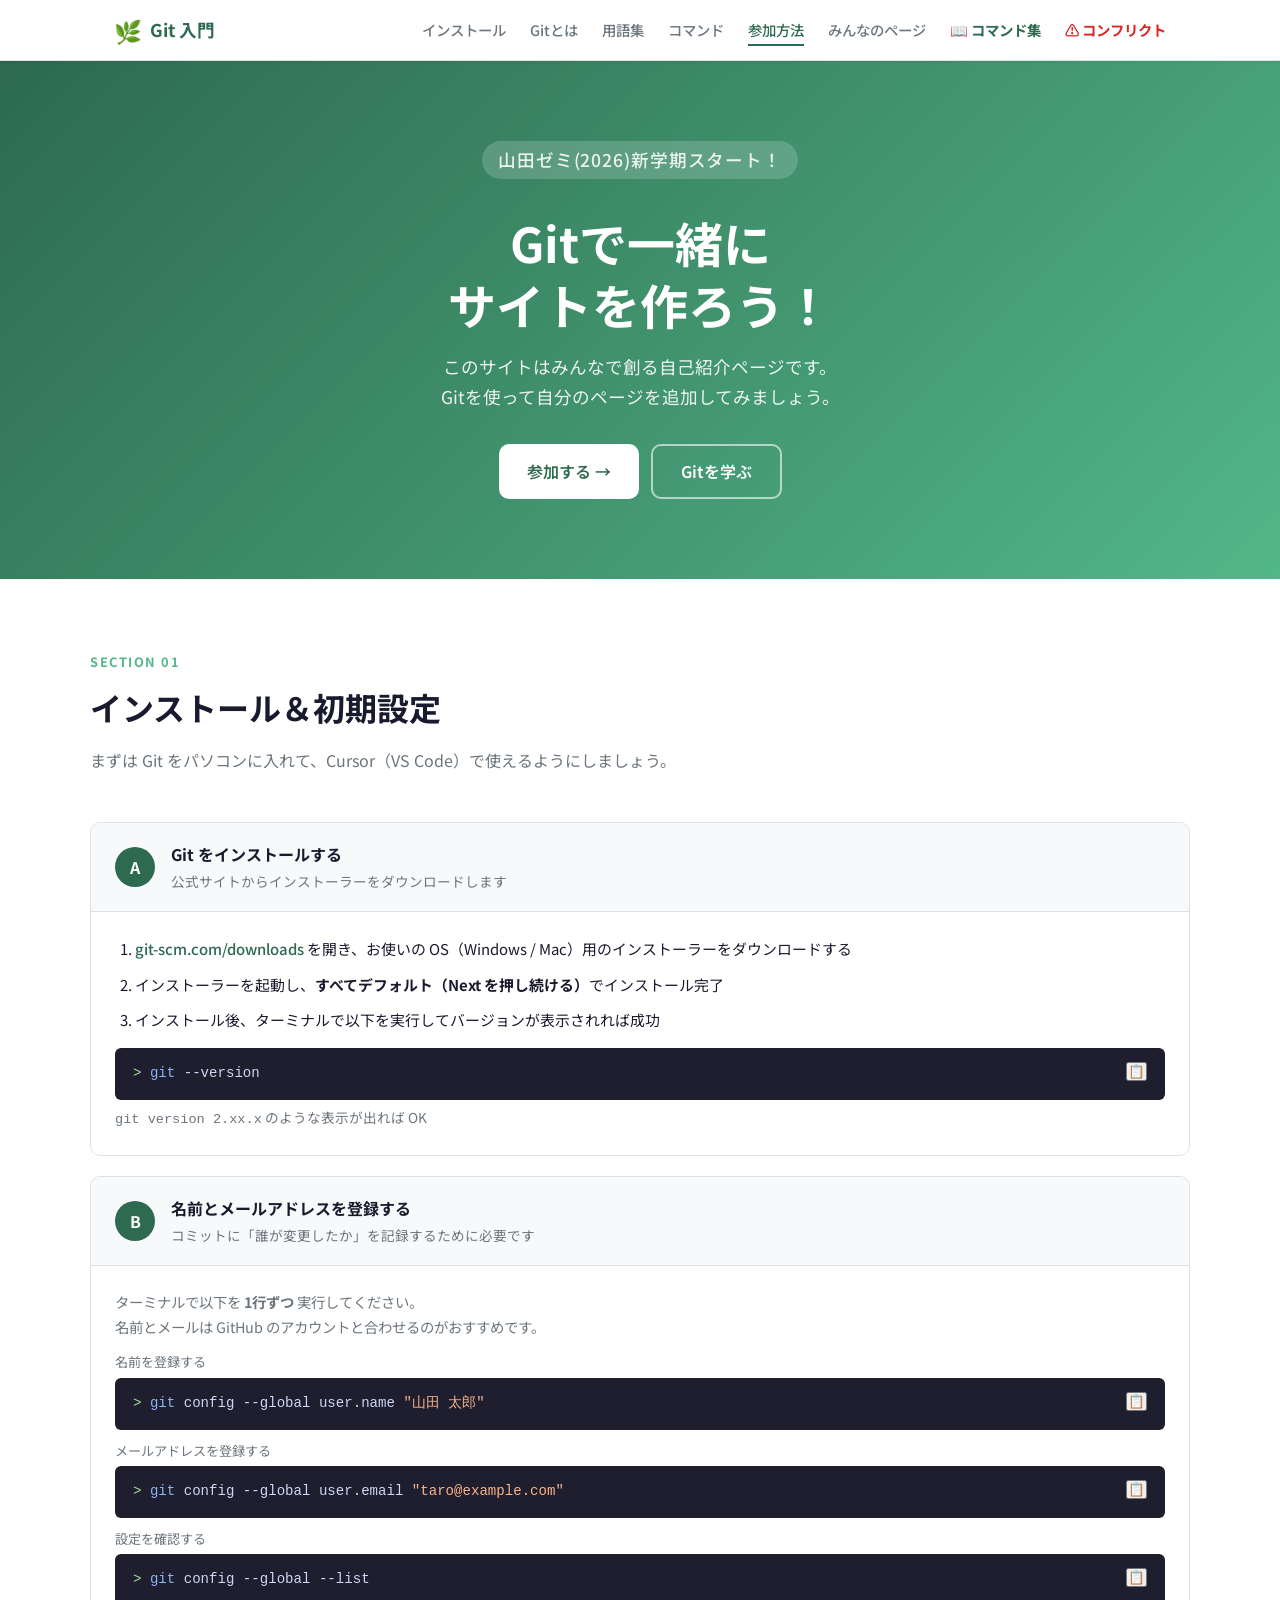
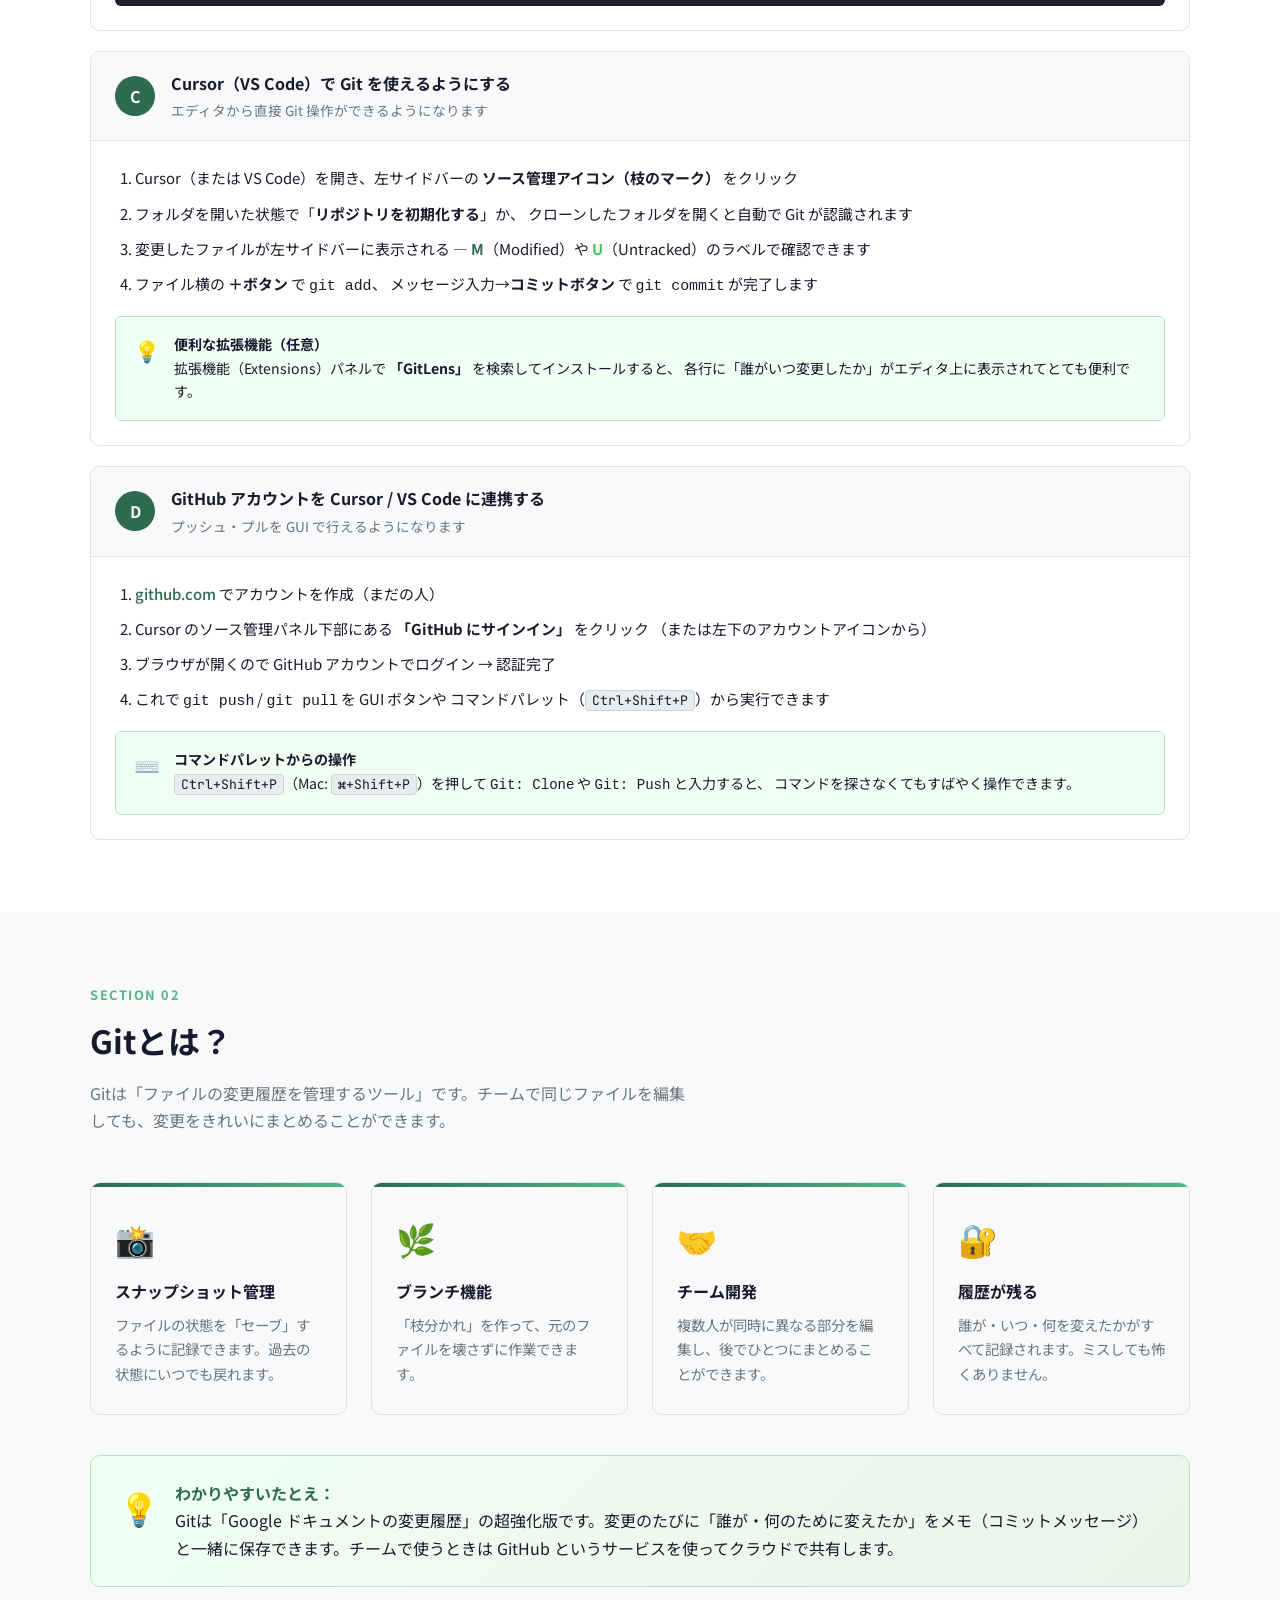
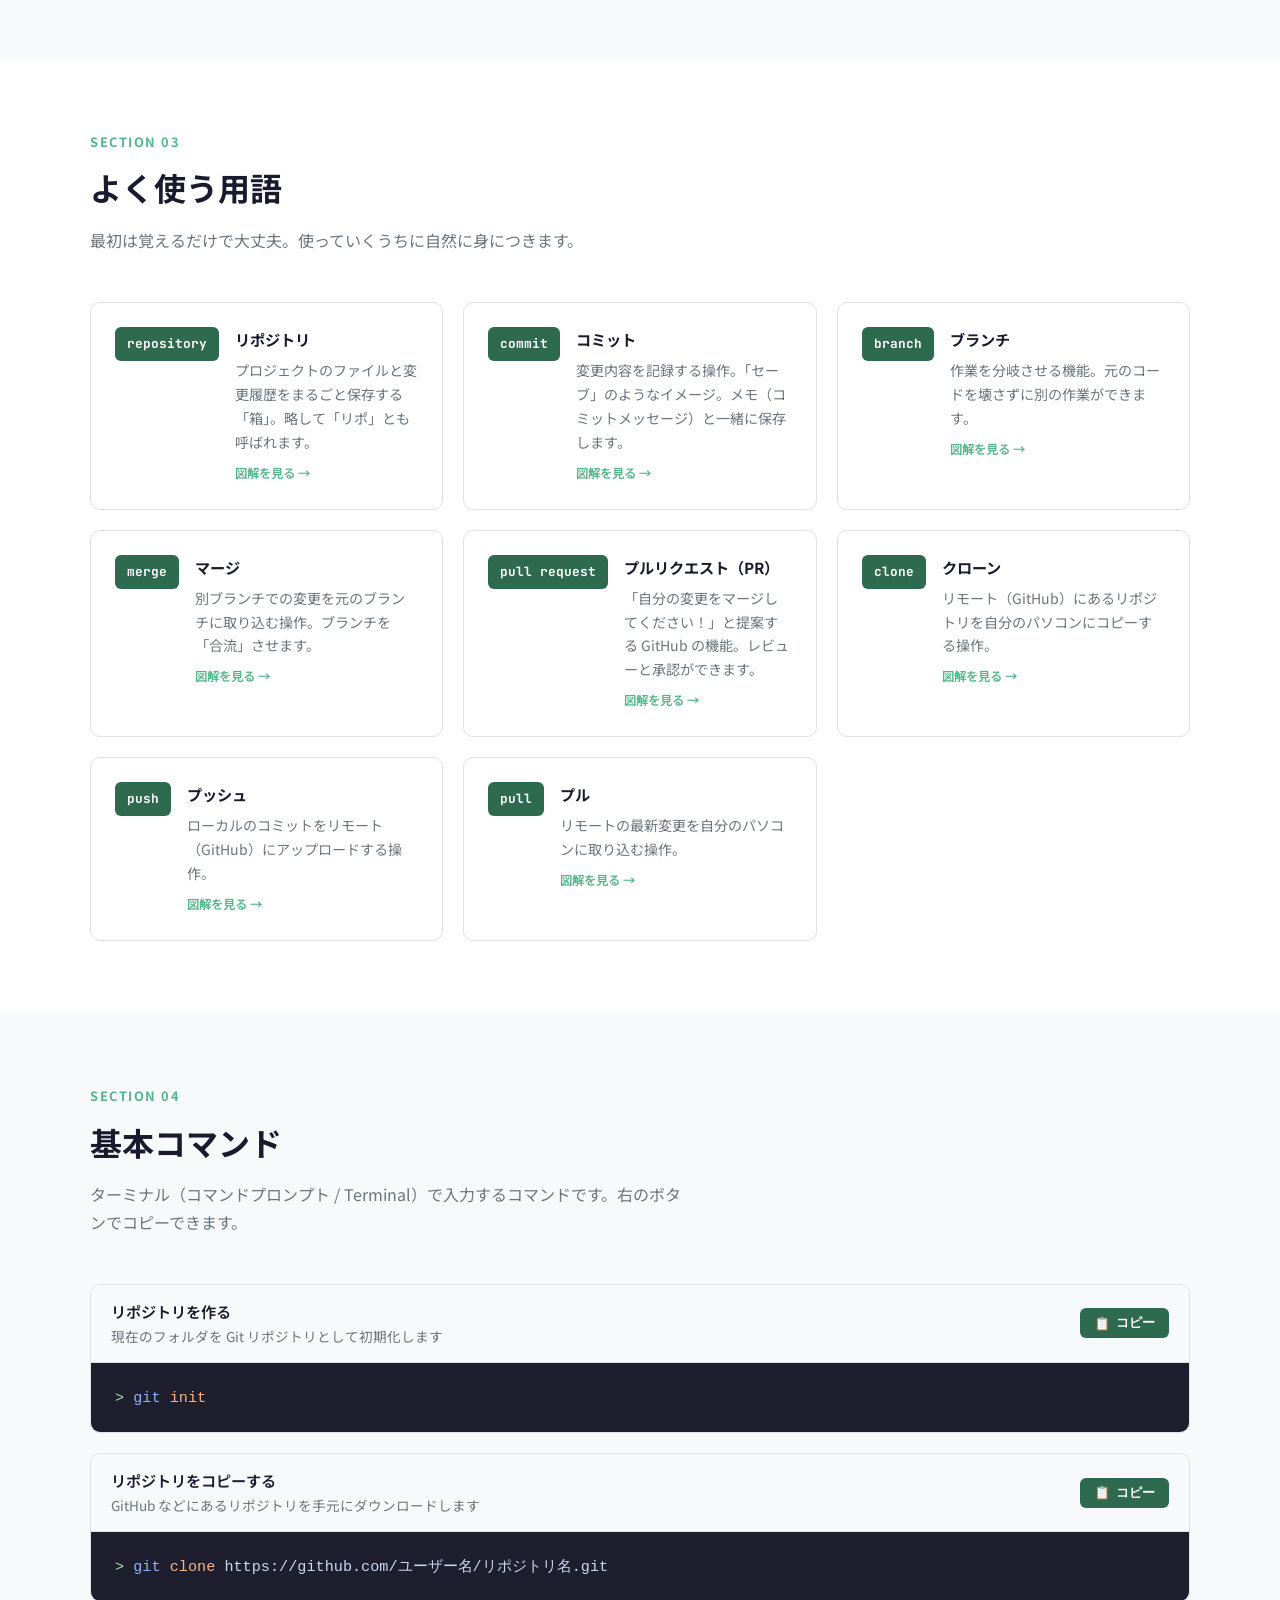
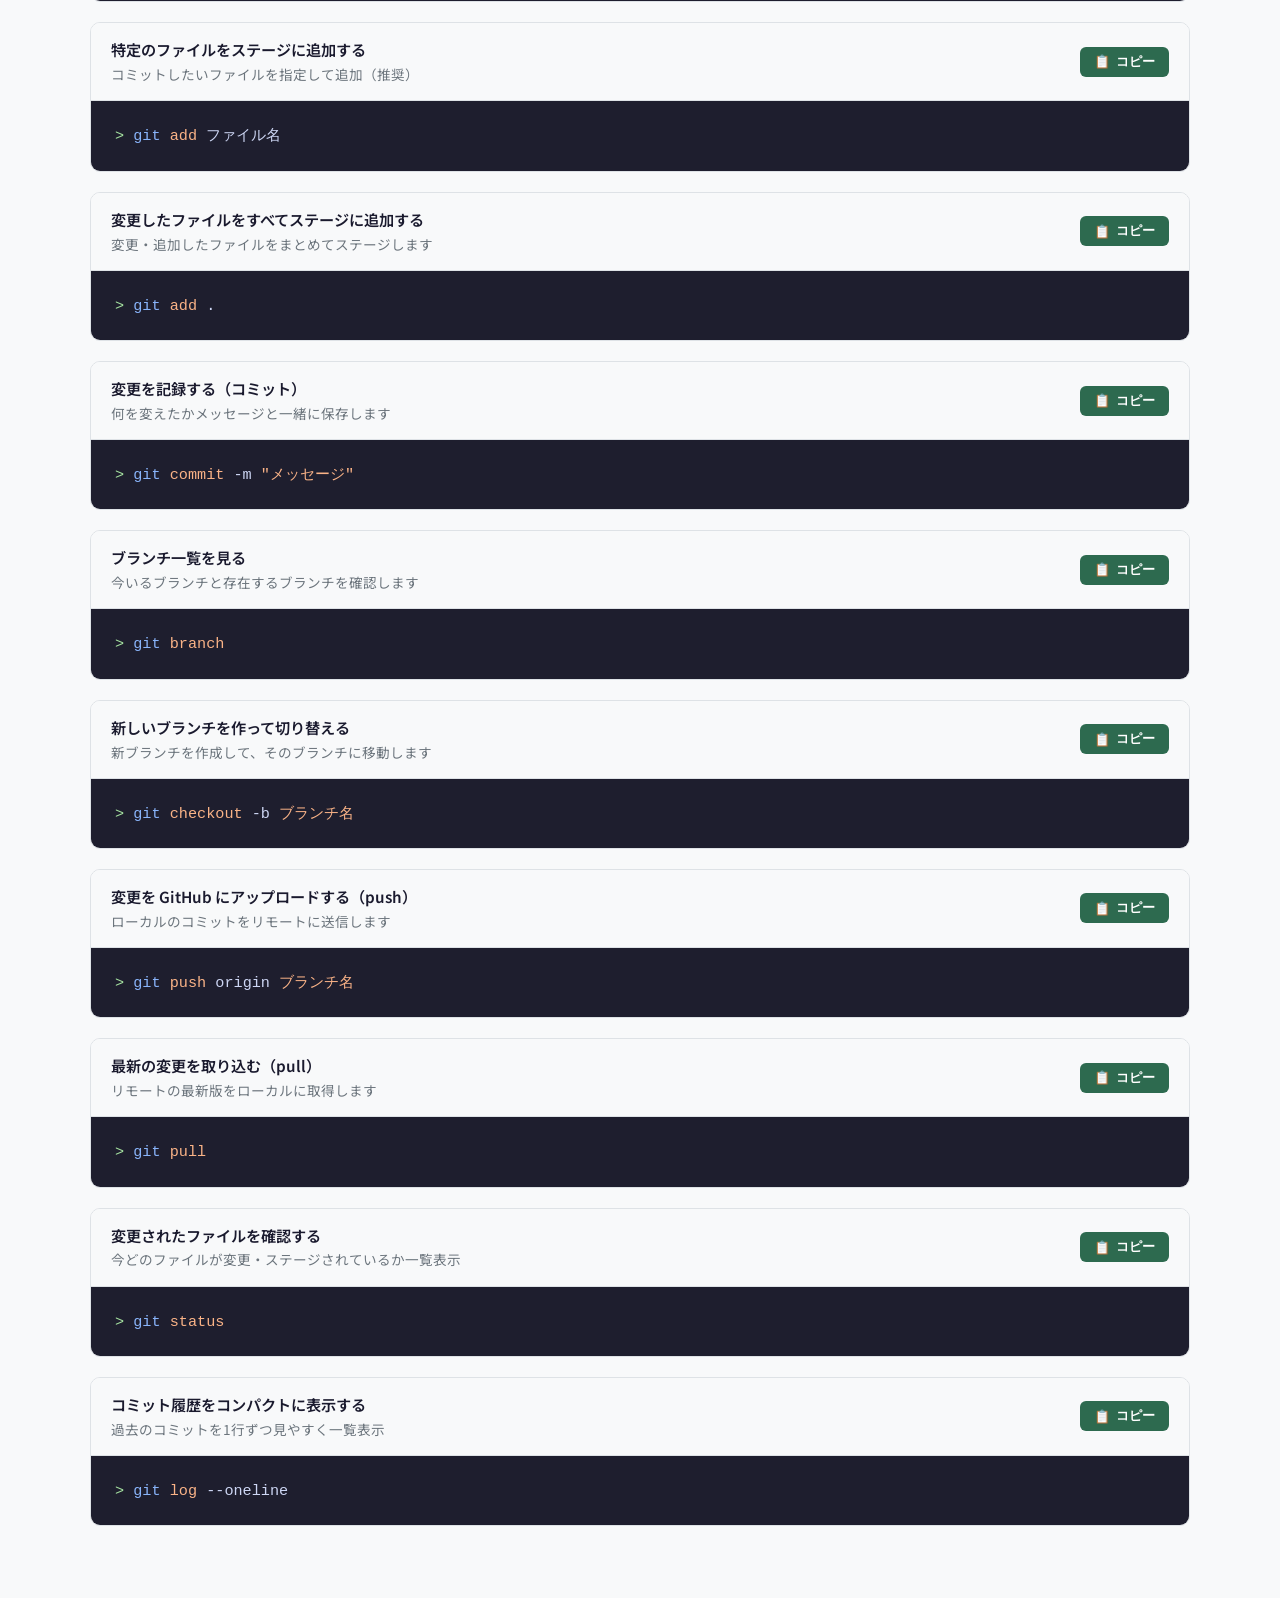
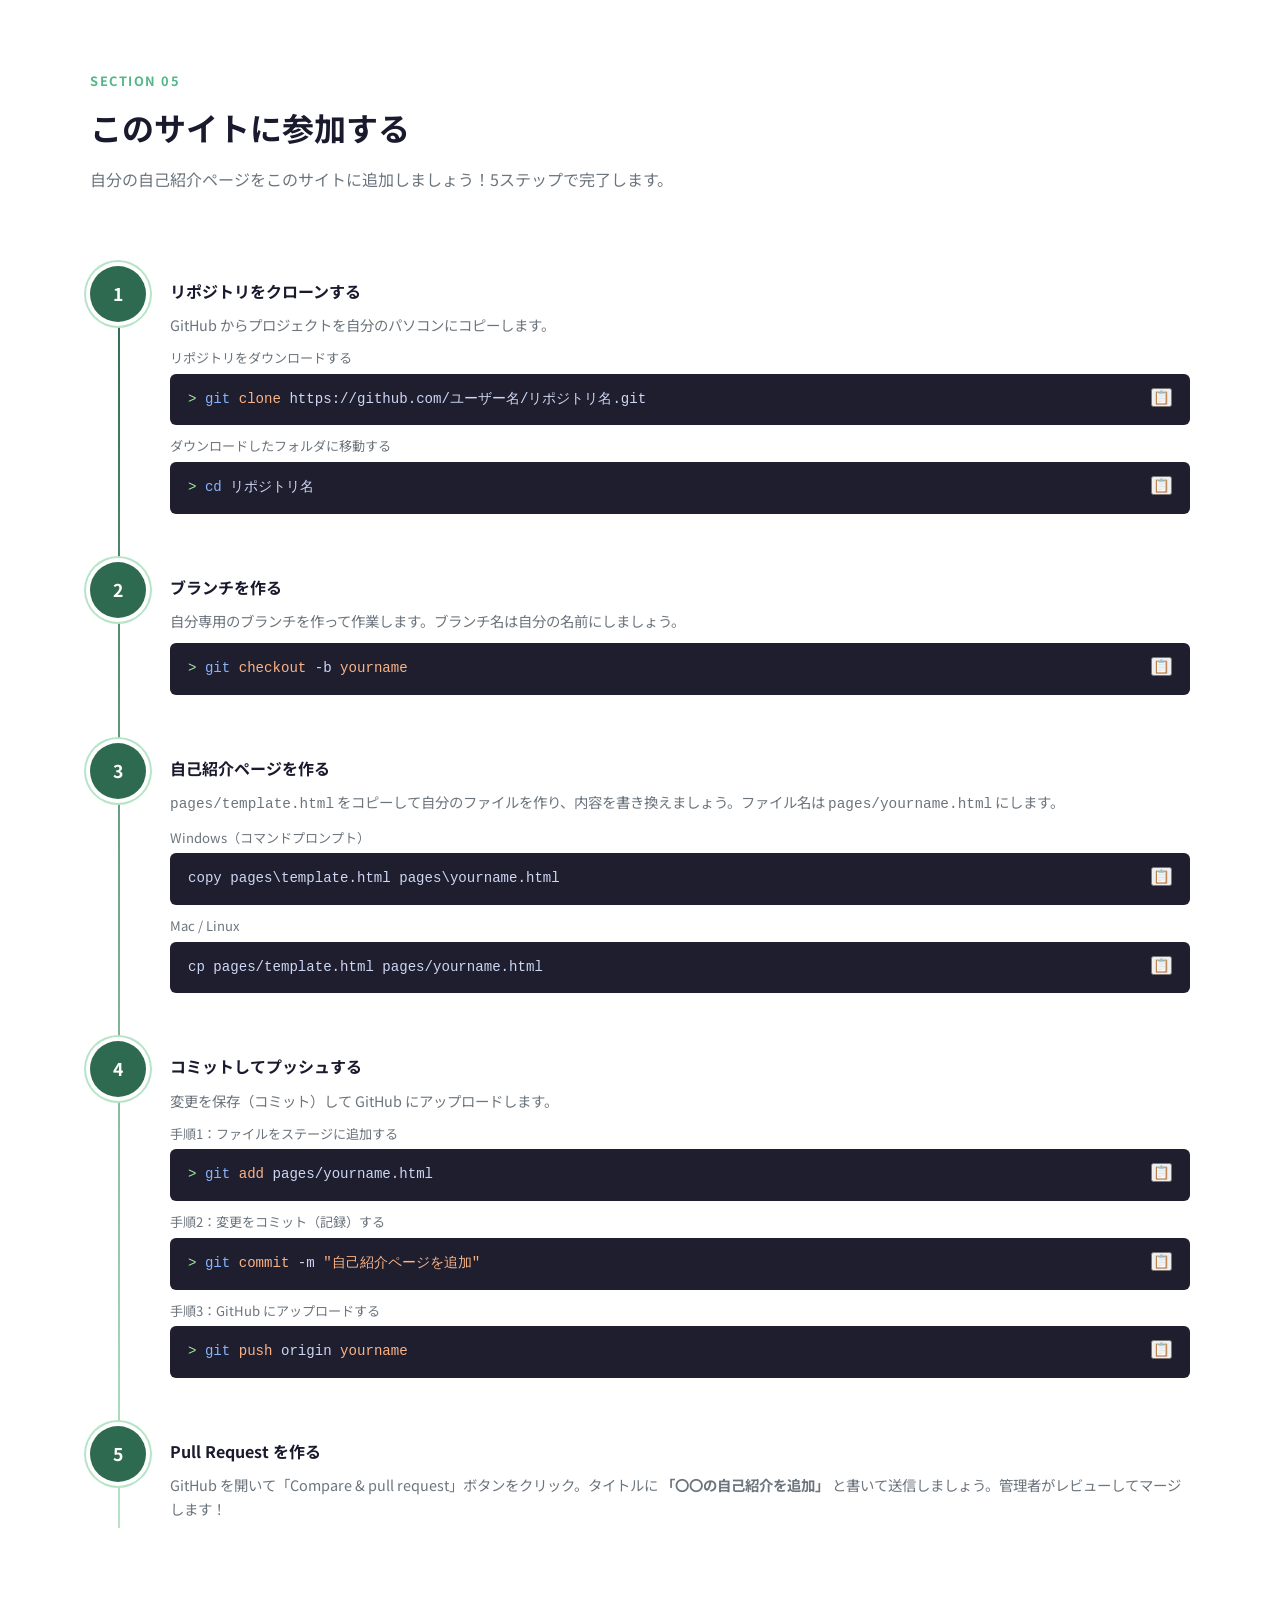
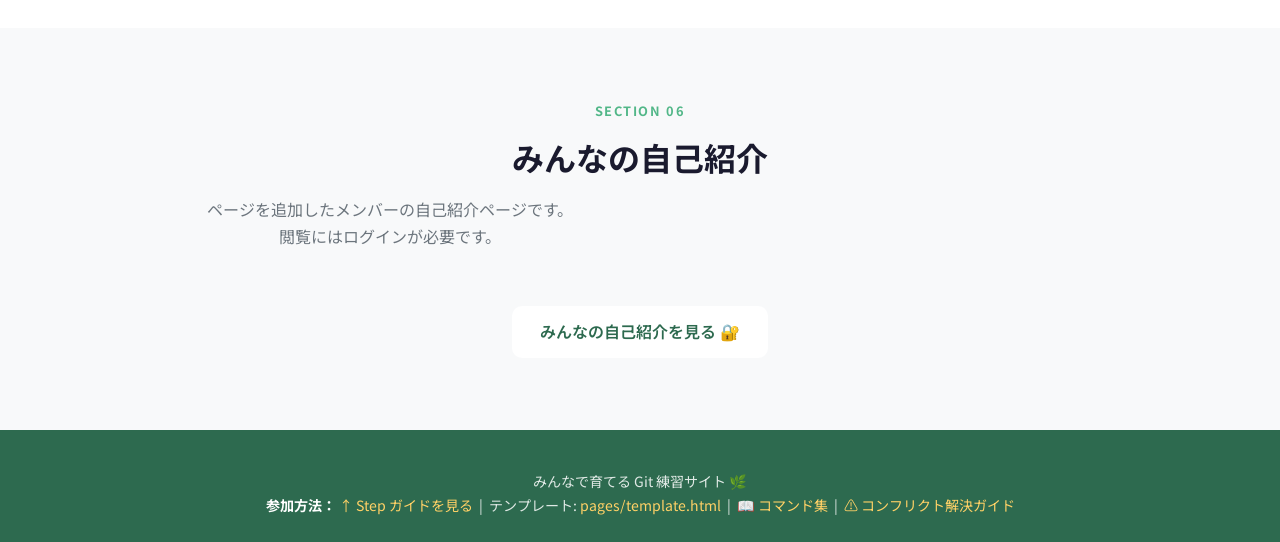
<file: index.html>
<!DOCTYPE html>
<html lang="ja">
<head>
  <meta charset="UTF-8" />
  <meta name="viewport" content="width=device-width, initial-scale=1.0" />
  <title>Git 入門マニュアル — 新学期自己紹介サイト</title>
  <link rel="preconnect" href="https://fonts.googleapis.com" />
  <link rel="preconnect" href="https://fonts.gstatic.com" crossorigin />
  <link href="https://fonts.googleapis.com/css2?family=Noto+Sans+JP:wght@400;500;700&family=JetBrains+Mono:wght@400;700&display=swap" rel="stylesheet" />
  <link rel="stylesheet" href="css/style.css" />
</head>
<body>

<!-- ナビゲーション -->
<nav class="nav">
  <div class="nav-inner">
    <div class="nav-logo">
      <span class="logo-icon">🌿</span>
      Git 入門
    </div>
    <ul class="nav-links">
      <li><a href="#setup">インストール</a></li>
      <li><a href="#what-is-git">Gitとは</a></li>
      <li><a href="#glossary">用語集</a></li>
      <li><a href="#commands">コマンド</a></li>
      <li><a href="#how-to-join">参加方法</a></li>
      <li><a href="#members">みんなのページ</a></li>
      <li><a href="pages/git-commands.html" style="color:var(--color-primary);font-weight:700">📖 コマンド集</a></li>
      <li><a href="pages/git-conflict.html" style="color:#DC2626;font-weight:700">⚠️ コンフリクト</a></li>
    </ul>
  </div>
</nav>

<!-- Hero -->
<section class="hero">
  <p class="hero-tag">山田ゼミ(2026)新学期スタート！</p>
  <h1>Gitで一緒に<br>サイトを作ろう！</h1>
  <p>このサイトはみんなで創る自己紹介ページです。<br>Gitを使って自分のページを追加してみましょう。</p>
  <div class="hero-btns">
    <a href="#how-to-join" class="btn btn-primary">参加する →</a>
    <a href="#what-is-git" class="btn btn-outline">Gitを学ぶ</a>
  </div>
</section>

<!-- ①  インストール＆初期設定 -->
<section class="section section-alt" id="setup">
  <div class="container">
    <p class="section-label">Section 01</p>
    <h2 class="section-title">インストール＆初期設定</h2>
    <p class="section-desc">まずは Git をパソコンに入れて、Cursor（VS Code）で使えるようにしましょう。</p>

    <div class="setup-steps">

      <!-- STEP A: Git インストール -->
      <div class="setup-block">
        <div class="setup-block-header">
          <span class="setup-num">A</span>
          <div>
            <div class="setup-block-title">Git をインストールする</div>
            <div class="setup-block-desc">公式サイトからインストーラーをダウンロードします</div>
          </div>
        </div>
        <div class="setup-body">
          <ol class="setup-list">
            <li>
              <a href="https://git-scm.com/downloads" target="_blank" rel="noopener">git-scm.com/downloads</a>
              を開き、お使いの OS（Windows / Mac）用のインストーラーをダウンロードする
            </li>
            <li>インストーラーを起動し、<strong>すべてデフォルト（Next を押し続ける）</strong>でインストール完了</li>
            <li>インストール後、ターミナルで以下を実行してバージョンが表示されれば成功</li>
          </ol>
          <div class="step-code" style="margin-top:12px">
            <code><span class="prompt">&gt; </span><span class="cmd">git</span> --version</code>
            <button class="step-copy-btn" title="コピー">📋</button>
          </div>
          <p style="font-size:0.85rem; color:var(--color-text-muted); margin-top:6px;">
            <code>git version 2.xx.x</code> のような表示が出れば OK
          </p>
        </div>
      </div>

      <!-- STEP B: 初期設定 -->
      <div class="setup-block">
        <div class="setup-block-header">
          <span class="setup-num">B</span>
          <div>
            <div class="setup-block-title">名前とメールアドレスを登録する</div>
            <div class="setup-block-desc">コミットに「誰が変更したか」を記録するために必要です</div>
          </div>
        </div>
        <div class="setup-body">
          <p class="setup-note">ターミナルで以下を <strong>1行ずつ</strong> 実行してください。<br>名前とメールは GitHub のアカウントと合わせるのがおすすめです。</p>

          <p style="font-size:0.82rem; color:var(--color-text-muted); margin-bottom:4px;">名前を登録する</p>
          <div class="step-code">
            <code><span class="prompt">&gt; </span><span class="cmd">git</span> config --global user.name <span class="arg">"山田 太郎"</span></code>
            <button class="step-copy-btn" title="コピー">📋</button>
          </div>

          <p style="font-size:0.82rem; color:var(--color-text-muted); margin-top:10px; margin-bottom:4px;">メールアドレスを登録する</p>
          <div class="step-code">
            <code><span class="prompt">&gt; </span><span class="cmd">git</span> config --global user.email <span class="arg">"taro@example.com"</span></code>
            <button class="step-copy-btn" title="コピー">📋</button>
          </div>

          <p style="font-size:0.82rem; color:var(--color-text-muted); margin-top:10px; margin-bottom:4px;">設定を確認する</p>
          <div class="step-code">
            <code><span class="prompt">&gt; </span><span class="cmd">git</span> config --global --list</code>
            <button class="step-copy-btn" title="コピー">📋</button>
          </div>
        </div>
      </div>

      <!-- STEP C: Cursor / VS Code の設定 -->
      <div class="setup-block">
        <div class="setup-block-header">
          <span class="setup-num">C</span>
          <div>
            <div class="setup-block-title">Cursor（VS Code）で Git を使えるようにする</div>
            <div class="setup-block-desc">エディタから直接 Git 操作ができるようになります</div>
          </div>
        </div>
        <div class="setup-body">
          <ol class="setup-list">
            <li>
              Cursor（または VS Code）を開き、左サイドバーの
              <strong>ソース管理アイコン（枝のマーク）</strong> をクリック
            </li>
            <li>
              フォルダを開いた状態で「<strong>リポジトリを初期化する</strong>」か、
              クローンしたフォルダを開くと自動で Git が認識されます
            </li>
            <li>
              変更したファイルが左サイドバーに表示される —
              <span style="color:var(--color-primary);font-weight:700">M</span>（Modified）や
              <span style="color:#40C057;font-weight:700">U</span>（Untracked）のラベルで確認できます
            </li>
            <li>
              ファイル横の <strong>＋ボタン</strong> で <code>git add</code>、
              メッセージ入力→<strong>コミットボタン</strong> で <code>git commit</code> が完了します
            </li>
          </ol>

          <div class="tip-box">
            <div class="tip-icon">💡</div>
            <div>
              <strong>便利な拡張機能（任意）</strong><br>
              拡張機能（Extensions）パネルで <strong>「GitLens」</strong> を検索してインストールすると、
              各行に「誰がいつ変更したか」がエディタ上に表示されてとても便利です。
            </div>
          </div>
        </div>
      </div>

      <!-- STEP D: GitHub アカウント連携 -->
      <div class="setup-block">
        <div class="setup-block-header">
          <span class="setup-num">D</span>
          <div>
            <div class="setup-block-title">GitHub アカウントを Cursor / VS Code に連携する</div>
            <div class="setup-block-desc">プッシュ・プルを GUI で行えるようになります</div>
          </div>
        </div>
        <div class="setup-body">
          <ol class="setup-list">
            <li>
              <a href="https://github.com" target="_blank" rel="noopener">github.com</a>
              でアカウントを作成（まだの人）
            </li>
            <li>
              Cursor のソース管理パネル下部にある
              <strong>「GitHub にサインイン」</strong> をクリック
              （または左下のアカウントアイコンから）
            </li>
            <li>ブラウザが開くので GitHub アカウントでログイン → 認証完了</li>
            <li>
              これで <code>git push</code> / <code>git pull</code> を GUI ボタンや
              コマンドパレット（<kbd>Ctrl+Shift+P</kbd>）から実行できます
            </li>
          </ol>
          <div class="tip-box">
            <div class="tip-icon">⌨️</div>
            <div>
              <strong>コマンドパレットからの操作</strong><br>
              <kbd>Ctrl+Shift+P</kbd>（Mac: <kbd>⌘+Shift+P</kbd>）を押して
              <code>Git: Clone</code> や <code>Git: Push</code> と入力すると、
              コマンドを探さなくてもすばやく操作できます。
            </div>
          </div>
        </div>
      </div>

    </div><!-- /setup-steps -->
  </div>
</section>

<!-- ②  Gitとは？ -->
<section class="section" id="what-is-git">
  <div class="container">
    <p class="section-label">Section 02</p>
    <h2 class="section-title">Gitとは？</h2>
    <p class="section-desc">Gitは「ファイルの変更履歴を管理するツール」です。チームで同じファイルを編集しても、変更をきれいにまとめることができます。</p>

    <div class="concept-grid">
      <div class="concept-card">
        <div class="concept-icon">📸</div>
        <h3>スナップショット管理</h3>
        <p>ファイルの状態を「セーブ」するように記録できます。過去の状態にいつでも戻れます。</p>
      </div>
      <div class="concept-card">
        <div class="concept-icon">🌿</div>
        <h3>ブランチ機能</h3>
        <p>「枝分かれ」を作って、元のファイルを壊さずに作業できます。</p>
      </div>
      <div class="concept-card">
        <div class="concept-icon">🤝</div>
        <h3>チーム開発</h3>
        <p>複数人が同時に異なる部分を編集し、後でひとつにまとめることができます。</p>
      </div>
      <div class="concept-card">
        <div class="concept-icon">🔐</div>
        <h3>履歴が残る</h3>
        <p>誰が・いつ・何を変えたかがすべて記録されます。ミスしても怖くありません。</p>
      </div>
    </div>

    <div class="analogy-box">
      <div class="analogy-icon">💡</div>
      <div>
        <p>
          <strong>わかりやすいたとえ：</strong><br>
          Gitは「Google ドキュメントの変更履歴」の超強化版です。変更のたびに「誰が・何のために変えたか」をメモ（コミットメッセージ）と一緒に保存できます。チームで使うときは GitHub というサービスを使ってクラウドで共有します。
        </p>
      </div>
    </div>
  </div>
</section>

<!-- ②  用語集 -->
<section class="section section-alt" id="glossary">
  <div class="container">
    <p class="section-label">Section 03</p>
    <h2 class="section-title">よく使う用語</h2>
    <p class="section-desc">最初は覚えるだけで大丈夫。使っていくうちに自然に身につきます。</p>

    <div class="glossary-grid">
      <div class="glossary-card" data-term="repository">
        <div class="glossary-badge">repository</div>
        <div>
          <h3>リポジトリ</h3>
          <p>プロジェクトのファイルと変更履歴をまるごと保存する「箱」。略して「リポ」とも呼ばれます。</p>
          <span class="glossary-hint">図解を見る →</span>
        </div>
      </div>
      <div class="glossary-card" data-term="commit">
        <div class="glossary-badge">commit</div>
        <div>
          <h3>コミット</h3>
          <p>変更内容を記録する操作。「セーブ」のようなイメージ。メモ（コミットメッセージ）と一緒に保存します。</p>
          <span class="glossary-hint">図解を見る →</span>
        </div>
      </div>
      <div class="glossary-card" data-term="branch">
        <div class="glossary-badge">branch</div>
        <div>
          <h3>ブランチ</h3>
          <p>作業を分岐させる機能。元のコードを壊さずに別の作業ができます。</p>
          <span class="glossary-hint">図解を見る →</span>
        </div>
      </div>
      <div class="glossary-card" data-term="merge">
        <div class="glossary-badge">merge</div>
        <div>
          <h3>マージ</h3>
          <p>別ブランチでの変更を元のブランチに取り込む操作。ブランチを「合流」させます。</p>
          <span class="glossary-hint">図解を見る →</span>
        </div>
      </div>
      <div class="glossary-card" data-term="pull request">
        <div class="glossary-badge">pull request</div>
        <div>
          <h3>プルリクエスト（PR）</h3>
          <p>「自分の変更をマージしてください！」と提案する GitHub の機能。レビューと承認ができます。</p>
          <span class="glossary-hint">図解を見る →</span>
        </div>
      </div>
      <div class="glossary-card" data-term="clone">
        <div class="glossary-badge">clone</div>
        <div>
          <h3>クローン</h3>
          <p>リモート（GitHub）にあるリポジトリを自分のパソコンにコピーする操作。</p>
          <span class="glossary-hint">図解を見る →</span>
        </div>
      </div>
      <div class="glossary-card" data-term="push">
        <div class="glossary-badge">push</div>
        <div>
          <h3>プッシュ</h3>
          <p>ローカルのコミットをリモート（GitHub）にアップロードする操作。</p>
          <span class="glossary-hint">図解を見る →</span>
        </div>
      </div>
      <div class="glossary-card" data-term="pull">
        <div class="glossary-badge">pull</div>
        <div>
          <h3>プル</h3>
          <p>リモートの最新変更を自分のパソコンに取り込む操作。</p>
          <span class="glossary-hint">図解を見る →</span>
        </div>
      </div>
    </div>
  </div>
</section>

<!-- ③  基本コマンド -->
<section class="section" id="commands">
  <div class="container">
    <p class="section-label">Section 04</p>
    <h2 class="section-title">基本コマンド</h2>
    <p class="section-desc">ターミナル（コマンドプロンプト / Terminal）で入力するコマンドです。右のボタンでコピーできます。</p>

    <div class="commands-list">

      <!-- git init -->
      <div class="command-block">
        <div class="command-header">
          <div>
            <div class="command-title">リポジトリを作る</div>
            <div class="command-desc">現在のフォルダを Git リポジトリとして初期化します</div>
          </div>
          <button class="copy-btn" data-target="code-init">
            <span>📋</span> コピー
          </button>
        </div>
        <pre class="command-code"><code id="code-init"><span class="prompt">&gt; </span><span class="cmd">git</span> <span class="arg">init</span></code></pre>
      </div>

      <!-- git clone -->
      <div class="command-block">
        <div class="command-header">
          <div>
            <div class="command-title">リポジトリをコピーする</div>
            <div class="command-desc">GitHub などにあるリポジトリを手元にダウンロードします</div>
          </div>
          <button class="copy-btn" data-target="code-clone">
            <span>📋</span> コピー
          </button>
        </div>
        <pre class="command-code"><code id="code-clone"><span class="prompt">&gt; </span><span class="cmd">git</span> <span class="arg">clone</span> https://github.com/ユーザー名/リポジトリ名.git</code></pre>
      </div>

      <!-- git add - specific file -->
      <div class="command-block">
        <div class="command-header">
          <div>
            <div class="command-title">特定のファイルをステージに追加する</div>
            <div class="command-desc">コミットしたいファイルを指定して追加（推奨）</div>
          </div>
          <button class="copy-btn" data-target="code-add-file">
            <span>📋</span> コピー
          </button>
        </div>
        <pre class="command-code"><code id="code-add-file"><span class="prompt">&gt; </span><span class="cmd">git</span> <span class="arg">add</span> ファイル名</code></pre>
      </div>

      <!-- git add . -->
      <div class="command-block">
        <div class="command-header">
          <div>
            <div class="command-title">変更したファイルをすべてステージに追加する</div>
            <div class="command-desc">変更・追加したファイルをまとめてステージします</div>
          </div>
          <button class="copy-btn" data-target="code-add-all">
            <span>📋</span> コピー
          </button>
        </div>
        <pre class="command-code"><code id="code-add-all"><span class="prompt">&gt; </span><span class="cmd">git</span> <span class="arg">add</span> .</code></pre>
      </div>

      <!-- git commit -->
      <div class="command-block">
        <div class="command-header">
          <div>
            <div class="command-title">変更を記録する（コミット）</div>
            <div class="command-desc">何を変えたかメッセージと一緒に保存します</div>
          </div>
          <button class="copy-btn" data-target="code-commit">
            <span>📋</span> コピー
          </button>
        </div>
        <pre class="command-code"><code id="code-commit"><span class="prompt">&gt; </span><span class="cmd">git</span> <span class="arg">commit</span> -m <span class="arg">"メッセージ"</span></code></pre>
      </div>

      <!-- git branch -->
      <div class="command-block">
        <div class="command-header">
          <div>
            <div class="command-title">ブランチ一覧を見る</div>
            <div class="command-desc">今いるブランチと存在するブランチを確認します</div>
          </div>
          <button class="copy-btn" data-target="code-branch-list">
            <span>📋</span> コピー
          </button>
        </div>
        <pre class="command-code"><code id="code-branch-list"><span class="prompt">&gt; </span><span class="cmd">git</span> <span class="arg">branch</span></code></pre>
      </div>

      <!-- git checkout -b -->
      <div class="command-block">
        <div class="command-header">
          <div>
            <div class="command-title">新しいブランチを作って切り替える</div>
            <div class="command-desc">新ブランチを作成して、そのブランチに移動します</div>
          </div>
          <button class="copy-btn" data-target="code-branch-new">
            <span>📋</span> コピー
          </button>
        </div>
        <pre class="command-code"><code id="code-branch-new"><span class="prompt">&gt; </span><span class="cmd">git</span> <span class="arg">checkout</span> -b <span class="arg">ブランチ名</span></code></pre>
      </div>

      <!-- git push -->
      <div class="command-block">
        <div class="command-header">
          <div>
            <div class="command-title">変更を GitHub にアップロードする（push）</div>
            <div class="command-desc">ローカルのコミットをリモートに送信します</div>
          </div>
          <button class="copy-btn" data-target="code-push">
            <span>📋</span> コピー
          </button>
        </div>
        <pre class="command-code"><code id="code-push"><span class="prompt">&gt; </span><span class="cmd">git</span> <span class="arg">push</span> origin <span class="arg">ブランチ名</span></code></pre>
      </div>

      <!-- git pull -->
      <div class="command-block">
        <div class="command-header">
          <div>
            <div class="command-title">最新の変更を取り込む（pull）</div>
            <div class="command-desc">リモートの最新版をローカルに取得します</div>
          </div>
          <button class="copy-btn" data-target="code-pull">
            <span>📋</span> コピー
          </button>
        </div>
        <pre class="command-code"><code id="code-pull"><span class="prompt">&gt; </span><span class="cmd">git</span> <span class="arg">pull</span></code></pre>
      </div>

      <!-- git status -->
      <div class="command-block">
        <div class="command-header">
          <div>
            <div class="command-title">変更されたファイルを確認する</div>
            <div class="command-desc">今どのファイルが変更・ステージされているか一覧表示</div>
          </div>
          <button class="copy-btn" data-target="code-status">
            <span>📋</span> コピー
          </button>
        </div>
        <pre class="command-code"><code id="code-status"><span class="prompt">&gt; </span><span class="cmd">git</span> <span class="arg">status</span></code></pre>
      </div>

      <!-- git log -->
      <div class="command-block">
        <div class="command-header">
          <div>
            <div class="command-title">コミット履歴をコンパクトに表示する</div>
            <div class="command-desc">過去のコミットを1行ずつ見やすく一覧表示</div>
          </div>
          <button class="copy-btn" data-target="code-log">
            <span>📋</span> コピー
          </button>
        </div>
        <pre class="command-code"><code id="code-log"><span class="prompt">&gt; </span><span class="cmd">git</span> <span class="arg">log</span> --oneline</code></pre>
      </div>

    </div>
  </div>
</section>

<!-- ④  参加方法 -->
<section class="section section-alt" id="how-to-join">
  <div class="container">
    <p class="section-label">Section 05</p>
    <h2 class="section-title">このサイトに参加する</h2>
    <p class="section-desc">自分の自己紹介ページをこのサイトに追加しましょう！5ステップで完了します。</p>

    <div class="steps">

      <div class="step">
        <div class="step-num">1</div>
        <div class="step-body">
          <h3>リポジトリをクローンする</h3>
          <p>GitHub からプロジェクトを自分のパソコンにコピーします。</p>

          <p style="font-size:0.82rem; color:var(--color-text-muted); margin-bottom:4px;">リポジトリをダウンロードする</p>
          <div class="step-code">
            <code><span class="prompt">&gt; </span><span class="cmd">git</span> <span class="arg">clone</span> https://github.com/ユーザー名/リポジトリ名.git</code>
            <button class="step-copy-btn" title="コピー">📋</button>
          </div>

          <p style="font-size:0.82rem; color:var(--color-text-muted); margin-top:10px; margin-bottom:4px;">ダウンロードしたフォルダに移動する</p>
          <div class="step-code">
            <code><span class="prompt">&gt; </span><span class="cmd">cd</span> リポジトリ名</code>
            <button class="step-copy-btn" title="コピー">📋</button>
          </div>
        </div>
      </div>

      <div class="step">
        <div class="step-num">2</div>
        <div class="step-body">
          <h3>ブランチを作る</h3>
          <p>自分専用のブランチを作って作業します。ブランチ名は自分の名前にしましょう。</p>
          <div class="step-code">
            <code><span class="prompt">&gt; </span><span class="cmd">git</span> <span class="arg">checkout</span> -b <span class="arg">yourname</span></code>
            <button class="step-copy-btn" title="コピー">📋</button>
          </div>
        </div>
      </div>

      <div class="step">
        <div class="step-num">3</div>
        <div class="step-body">
          <h3>自己紹介ページを作る</h3>
          <p><code>pages/template.html</code> をコピーして自分のファイルを作り、内容を書き換えましょう。ファイル名は <code>pages/yourname.html</code> にします。</p>

          <p style="font-size:0.82rem; color:var(--color-text-muted); margin-bottom:4px;">Windows（コマンドプロンプト）</p>
          <div class="step-code">
            <code>copy pages\template.html pages\yourname.html</code>
            <button class="step-copy-btn" title="コピー">📋</button>
          </div>

          <p style="font-size:0.82rem; color:var(--color-text-muted); margin-top:10px; margin-bottom:4px;">Mac / Linux</p>
          <div class="step-code">
            <code>cp pages/template.html pages/yourname.html</code>
            <button class="step-copy-btn" title="コピー">📋</button>
          </div>
        </div>
      </div>

      <div class="step">
        <div class="step-num">4</div>
        <div class="step-body">
          <h3>コミットしてプッシュする</h3>
          <p>変更を保存（コミット）して GitHub にアップロードします。</p>

          <p style="font-size:0.82rem; color:var(--color-text-muted); margin-bottom:4px;">手順1：ファイルをステージに追加する</p>
          <div class="step-code">
            <code><span class="prompt">&gt; </span><span class="cmd">git</span> <span class="arg">add</span> pages/yourname.html</code>
            <button class="step-copy-btn" title="コピー">📋</button>
          </div>

          <p style="font-size:0.82rem; color:var(--color-text-muted); margin-top:10px; margin-bottom:4px;">手順2：変更をコミット（記録）する</p>
          <div class="step-code">
            <code><span class="prompt">&gt; </span><span class="cmd">git</span> <span class="arg">commit</span> -m <span class="arg">"自己紹介ページを追加"</span></code>
            <button class="step-copy-btn" title="コピー">📋</button>
          </div>

          <p style="font-size:0.82rem; color:var(--color-text-muted); margin-top:10px; margin-bottom:4px;">手順3：GitHub にアップロードする</p>
          <div class="step-code">
            <code><span class="prompt">&gt; </span><span class="cmd">git</span> <span class="arg">push</span> origin <span class="arg">yourname</span></code>
            <button class="step-copy-btn" title="コピー">📋</button>
          </div>
        </div>
      </div>

      <div class="step">
        <div class="step-num">5</div>
        <div class="step-body">
          <h3>Pull Request を作る</h3>
          <p>GitHub を開いて「Compare &amp; pull request」ボタンをクリック。タイトルに <strong>「〇〇の自己紹介を追加」</strong> と書いて送信しましょう。管理者がレビューしてマージします！</p>
        </div>
      </div>

    </div>
  </div>
</section>

<!-- ⑤  メンバー一覧 -->
<section class="section" id="members">
  <div class="container" style="text-align:center;">
    <p class="section-label">Section 06</p>
    <h2 class="section-title">みんなの自己紹介</h2>
    <p class="section-desc">ページを追加したメンバーの自己紹介ページです。<br>閲覧にはログインが必要です。</p>
    <a href="pages/members.html" class="btn btn-primary" style="margin-top:8px;">みんなの自己紹介を見る 🔐</a>
  </div>
</section>

<!-- Footer -->
<footer class="footer">
  <p>みんなで育てる Git 練習サイト 🌿<br>
  <strong>参加方法：</strong> <a href="#how-to-join">↑ Step ガイドを見る</a> &nbsp;|&nbsp; テンプレート: <a href="pages/template.html">pages/template.html</a> &nbsp;|&nbsp; <a href="pages/git-commands.html">📖 コマンド集</a> &nbsp;|&nbsp; <a href="pages/git-conflict.html">⚠️ コンフリクト解決ガイド</a></p>
</footer>

<!-- 用語集 図解モーダル -->
<div class="diagram-overlay" id="diagramOverlay" role="dialog" aria-modal="true" aria-labelledby="diagramTitle">
  <div class="diagram-modal">
    <div class="diagram-modal-header">
      <span class="diagram-modal-title" id="diagramTitle"></span>
      <button class="diagram-close-btn" id="diagramClose" aria-label="閉じる">&times;</button>
    </div>
    <div class="diagram-body" id="diagramBody"></div>
  </div>
</div>

<script src="js/main.js"></script>
</body>
</html>
</file>
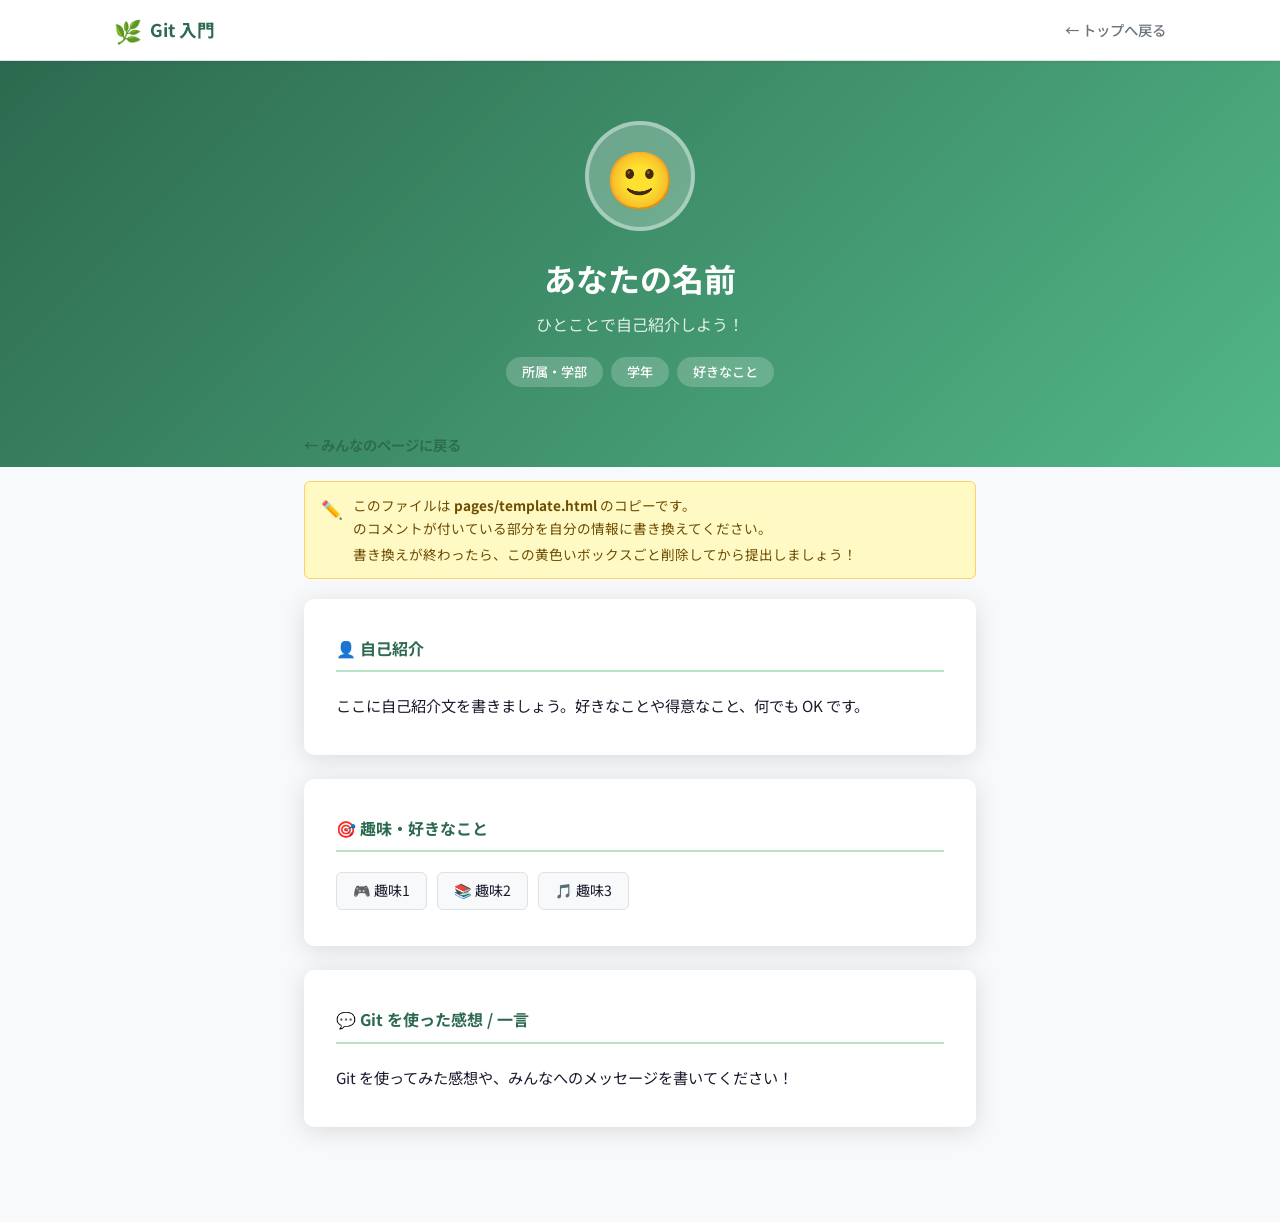
<file: pages/Ayaka.html>
<!DOCTYPE html>
<html lang="ja">
<head>
  <meta charset="UTF-8" />
  <meta name="viewport" content="width=device-width, initial-scale=1.0" />
  <!-- ▼ ここを自分の名前に変える -->
  <title>自己紹介 — あなたの名前</title>
  <link rel="preconnect" href="https://fonts.googleapis.com" />
  <link rel="preconnect" href="https://fonts.gstatic.com" crossorigin />
  <link href="https://fonts.googleapis.com/css2?family=Noto+Sans+JP:wght@400;500;700&family=JetBrains+Mono:wght@400;700&display=swap" rel="stylesheet" />
  <link rel="stylesheet" href="../css/style.css" />
</head>
<body>

<!-- ナビ -->
<nav class="nav">
  <div class="nav-inner">
    <div class="nav-logo">
      <span class="logo-icon">🌿</span>
      Git 入門
    </div>
    <ul class="nav-links">
      <li><a href="../index.html">← トップへ戻る</a></li>
    </ul>
  </div>
</nav>

<!-- プロフィール Hero -->
<div class="profile-hero">
  <!-- ▼ 絵文字アイコンを変えてください（例：🐱 🐶 🦊 🐼 🐸 🌸 ⚡ 🎮） -->
  <div class="profile-avatar-wrap">🙂</div>

  <!-- ▼ 名前を変えてください -->
  <div class="profile-name">あなたの名前</div>

  <!-- ▼ ひとこと自己紹介 -->
  <div class="profile-sub">ひとことで自己紹介しよう！</div>

  <div class="profile-tags">
    <!-- ▼ タグを変えてください（いくつでも OK） -->
    <span class="profile-tag">所属・学部</span>
    <span class="profile-tag">学年</span>
    <span class="profile-tag">好きなこと</span>
  </div>
</div>

<!-- プロフィール本文 -->
<div class="profile-body">
  <a href="../index.html" class="back-btn">← みんなのページに戻る</a>

  <!-- 編集のヒント（公開前に削除してください） -->
  <div class="edit-hint">
    <span>✏️</span>
    <div>
      このファイルは <strong>pages/template.html</strong> のコピーです。<br>
      <code><!-- ▼ --></code> のコメントが付いている部分を自分の情報に書き換えてください。<br>
      書き換えが終わったら、この黄色いボックスごと削除してから提出しましょう！
    </div>
  </div>

  <!-- 自己紹介 -->
  <div class="profile-card">
    <h2>👤 自己紹介</h2>
    <!-- ▼ 自己紹介文を書いてください -->
    <p>ここに自己紹介文を書きましょう。好きなことや得意なこと、何でも OK です。</p>
  </div>

  <!-- 趣味 -->
  <div class="profile-card">
    <h2>🎯 趣味・好きなこと</h2>
    <ul class="hobby-list">
      <!-- ▼ 趣味をリストに追加してください（li を増やしたり減らしても OK） -->
      <li>🎮 趣味1</li>
      <li>📚 趣味2</li>
      <li>🎵 趣味3</li>
    </ul>
  </div>

  <!-- 一言 -->
  <div class="profile-card">
    <h2>💬 Git を使った感想 / 一言</h2>
    <!-- ▼ このサイトへの感想や一言メッセージを書いてください -->
    <p>Git を使ってみた感想や、みんなへのメッセージを書いてください！</p>
  </div>

</div>

</body>
</html>
</file>
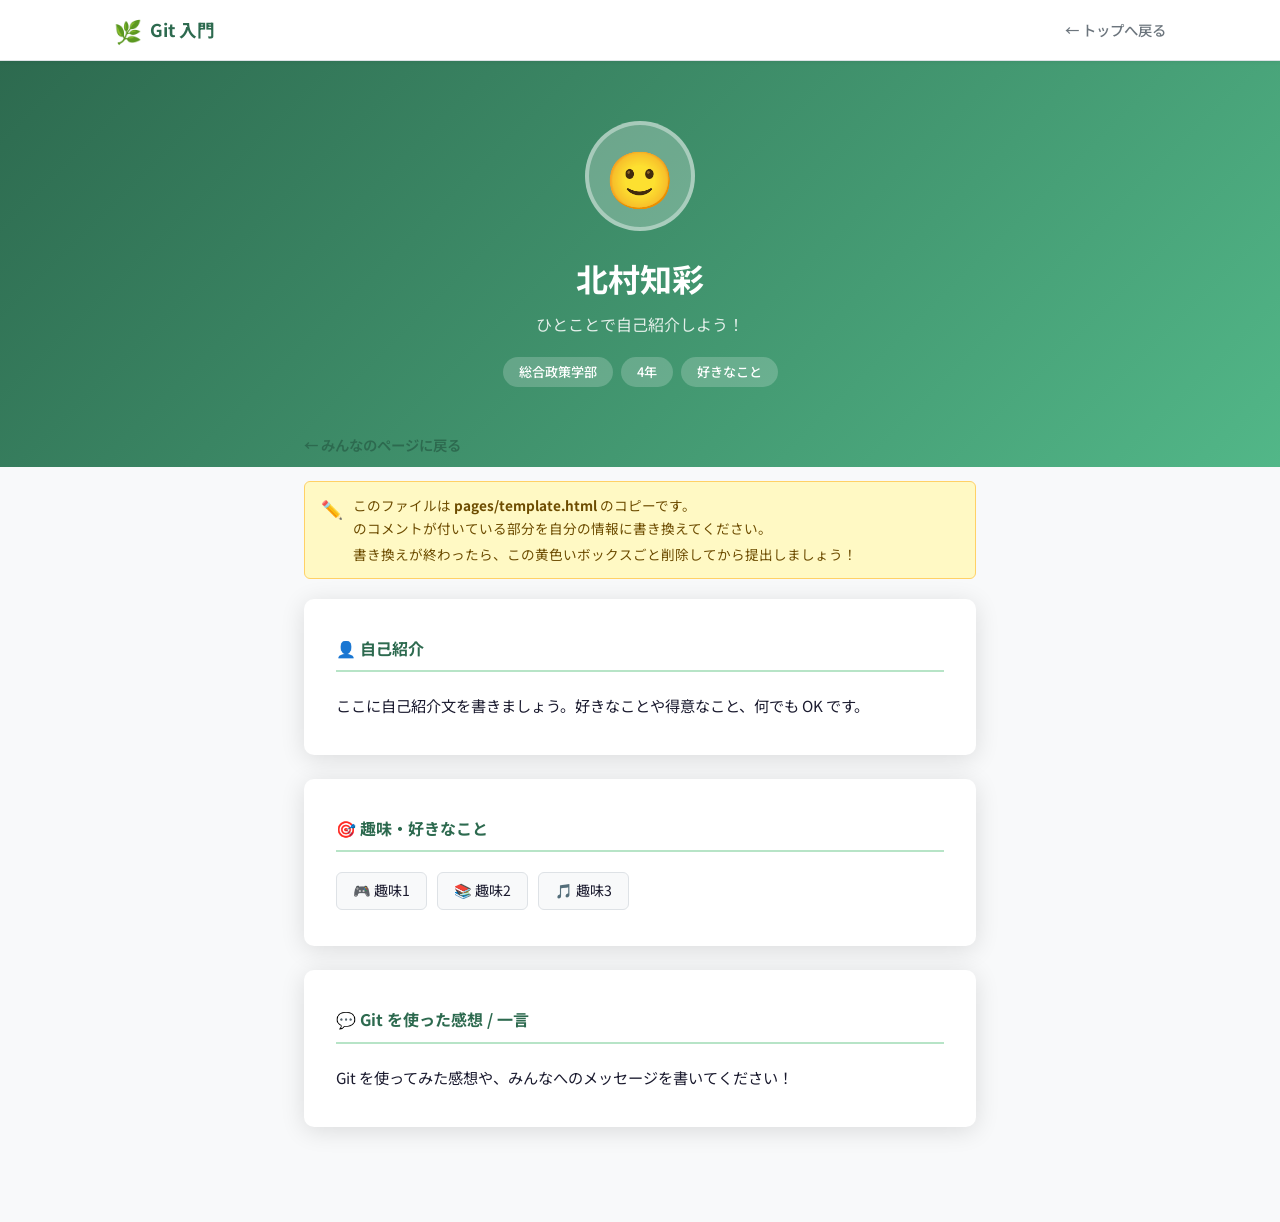
<file: pages/chisa.html>
<!DOCTYPE html>
<html lang="ja">
<head>
  <meta charset="UTF-8" />
  <meta name="viewport" content="width=device-width, initial-scale=1.0" />
  <!-- ▼ ここを自分の名前に変える -->
  <title>自己紹介 — 北村知彩</title>
  <link rel="preconnect" href="https://fonts.googleapis.com" />
  <link rel="preconnect" href="https://fonts.gstatic.com" crossorigin />
  <link href="https://fonts.googleapis.com/css2?family=Noto+Sans+JP:wght@400;500;700&family=JetBrains+Mono:wght@400;700&display=swap" rel="stylesheet" />
  <link rel="stylesheet" href="../css/style.css" />
</head>
<body>

<!-- ナビ -->
<nav class="nav">
  <div class="nav-inner">
    <div class="nav-logo">
      <span class="logo-icon">🌿</span>
      Git 入門
    </div>
    <ul class="nav-links">
      <li><a href="../index.html">← トップへ戻る</a></li>
    </ul>
  </div>
</nav>

<!-- プロフィール Hero -->
<div class="profile-hero">
  <!-- ▼ 絵文字アイコンを変えてください（例：🐱 🐶 🦊 🐼 🐸 🌸 ⚡ 🎮） -->
  <div class="profile-avatar-wrap">🙂</div>

  <!-- ▼ 名前を変えてください -->
  <div class="profile-name">北村知彩</div>

  <!-- ▼ ひとこと自己紹介 -->
  <div class="profile-sub">ひとことで自己紹介しよう！</div>

  <div class="profile-tags">
    <!-- ▼ タグを変えてください（いくつでも OK） -->
    <span class="profile-tag">総合政策学部</span>
    <span class="profile-tag">4年</span>
    <span class="profile-tag">好きなこと</span>
  </div>
</div>

<!-- プロフィール本文 -->
<div class="profile-body">
  <a href="../index.html" class="back-btn">← みんなのページに戻る</a>

  <!-- 編集のヒント（公開前に削除してください） -->
  <div class="edit-hint">
    <span>✏️</span>
    <div>
      このファイルは <strong>pages/template.html</strong> のコピーです。<br>
      <code><!-- ▼ --></code> のコメントが付いている部分を自分の情報に書き換えてください。<br>
      書き換えが終わったら、この黄色いボックスごと削除してから提出しましょう！
    </div>
  </div>

  <!-- 自己紹介 -->
  <div class="profile-card">
    <h2>👤 自己紹介</h2>
    <!-- ▼ 自己紹介文を書いてください -->
    <p>ここに自己紹介文を書きましょう。好きなことや得意なこと、何でも OK です。</p>
  </div>

  <!-- 趣味 -->
  <div class="profile-card">
    <h2>🎯 趣味・好きなこと</h2>
    <ul class="hobby-list">
      <!-- ▼ 趣味をリストに追加してください（li を増やしたり減らしても OK） -->
      <li>🎮 趣味1</li>
      <li>📚 趣味2</li>
      <li>🎵 趣味3</li>
    </ul>
  </div>

  <!-- 一言 -->
  <div class="profile-card">
    <h2>💬 Git を使った感想 / 一言</h2>
    <!-- ▼ このサイトへの感想や一言メッセージを書いてください -->
    <p>Git を使ってみた感想や、みんなへのメッセージを書いてください！</p>
  </div>

</div>

</body>
</html>
</file>
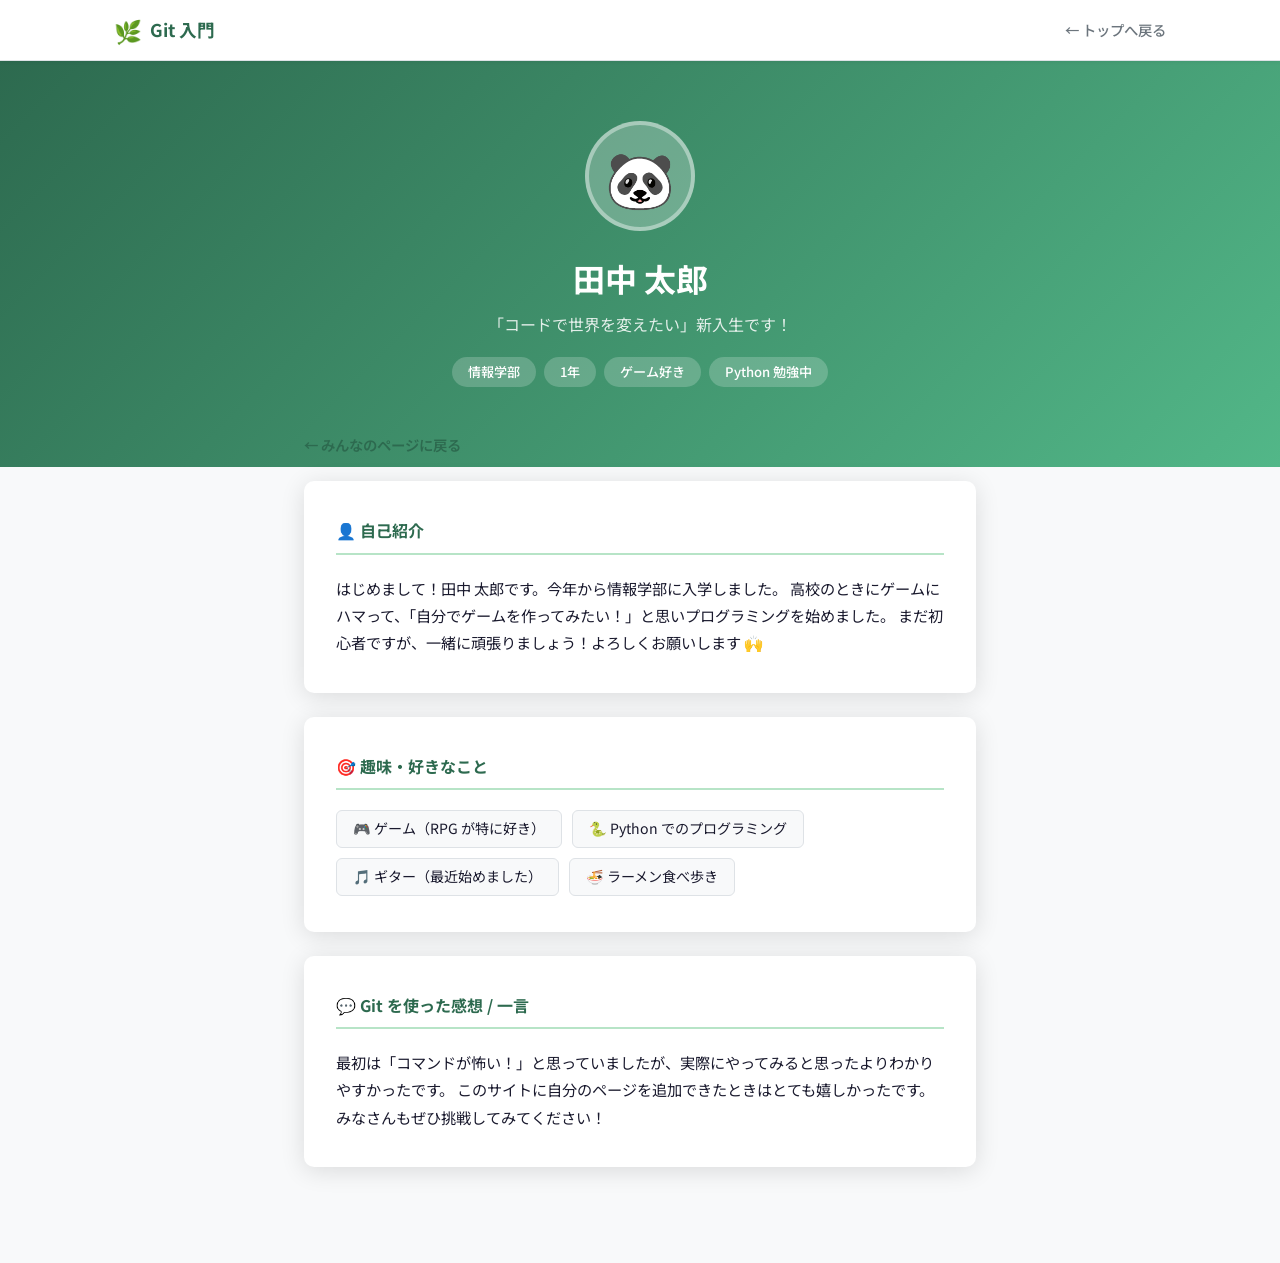
<file: pages/example.html>
<!DOCTYPE html>
<html lang="ja">
<head>
  <meta charset="UTF-8" />
  <meta name="viewport" content="width=device-width, initial-scale=1.0" />
  <title>自己紹介 — 田中 太郎</title>
  <link rel="preconnect" href="https://fonts.googleapis.com" />
  <link rel="preconnect" href="https://fonts.gstatic.com" crossorigin />
  <link href="https://fonts.googleapis.com/css2?family=Noto+Sans+JP:wght@400;500;700&family=JetBrains+Mono:wght@400;700&display=swap" rel="stylesheet" />
  <link rel="stylesheet" href="../css/style.css" />
</head>
<body>

<!-- ナビ -->
<nav class="nav">
  <div class="nav-inner">
    <div class="nav-logo">
      <span class="logo-icon">🌿</span>
      Git 入門
    </div>
    <ul class="nav-links">
      <li><a href="../index.html">← トップへ戻る</a></li>
    </ul>
  </div>
</nav>

<!-- プロフィール Hero -->
<div class="profile-hero">
  <div class="profile-avatar-wrap">🐼</div>
  <div class="profile-name">田中 太郎</div>
  <div class="profile-sub">「コードで世界を変えたい」新入生です！</div>
  <div class="profile-tags">
    <span class="profile-tag">情報学部</span>
    <span class="profile-tag">1年</span>
    <span class="profile-tag">ゲーム好き</span>
    <span class="profile-tag">Python 勉強中</span>
  </div>
</div>

<!-- プロフィール本文 -->
<div class="profile-body">
  <a href="../index.html" class="back-btn">← みんなのページに戻る</a>

  <div class="profile-card">
    <h2>👤 自己紹介</h2>
    <p>
      はじめまして！田中 太郎です。今年から情報学部に入学しました。
      高校のときにゲームにハマって、「自分でゲームを作ってみたい！」と思いプログラミングを始めました。
      まだ初心者ですが、一緒に頑張りましょう！よろしくお願いします 🙌
    </p>
  </div>

  <div class="profile-card">
    <h2>🎯 趣味・好きなこと</h2>
    <ul class="hobby-list">
      <li>🎮 ゲーム（RPG が特に好き）</li>
      <li>🐍 Python でのプログラミング</li>
      <li>🎵 ギター（最近始めました）</li>
      <li>🍜 ラーメン食べ歩き</li>
    </ul>
  </div>

  <div class="profile-card">
    <h2>💬 Git を使った感想 / 一言</h2>
    <p>
      最初は「コマンドが怖い！」と思っていましたが、実際にやってみると思ったよりわかりやすかったです。
      このサイトに自分のページを追加できたときはとても嬉しかったです。みなさんもぜひ挑戦してみてください！
    </p>
  </div>

</div>

</body>
</html>
</file>
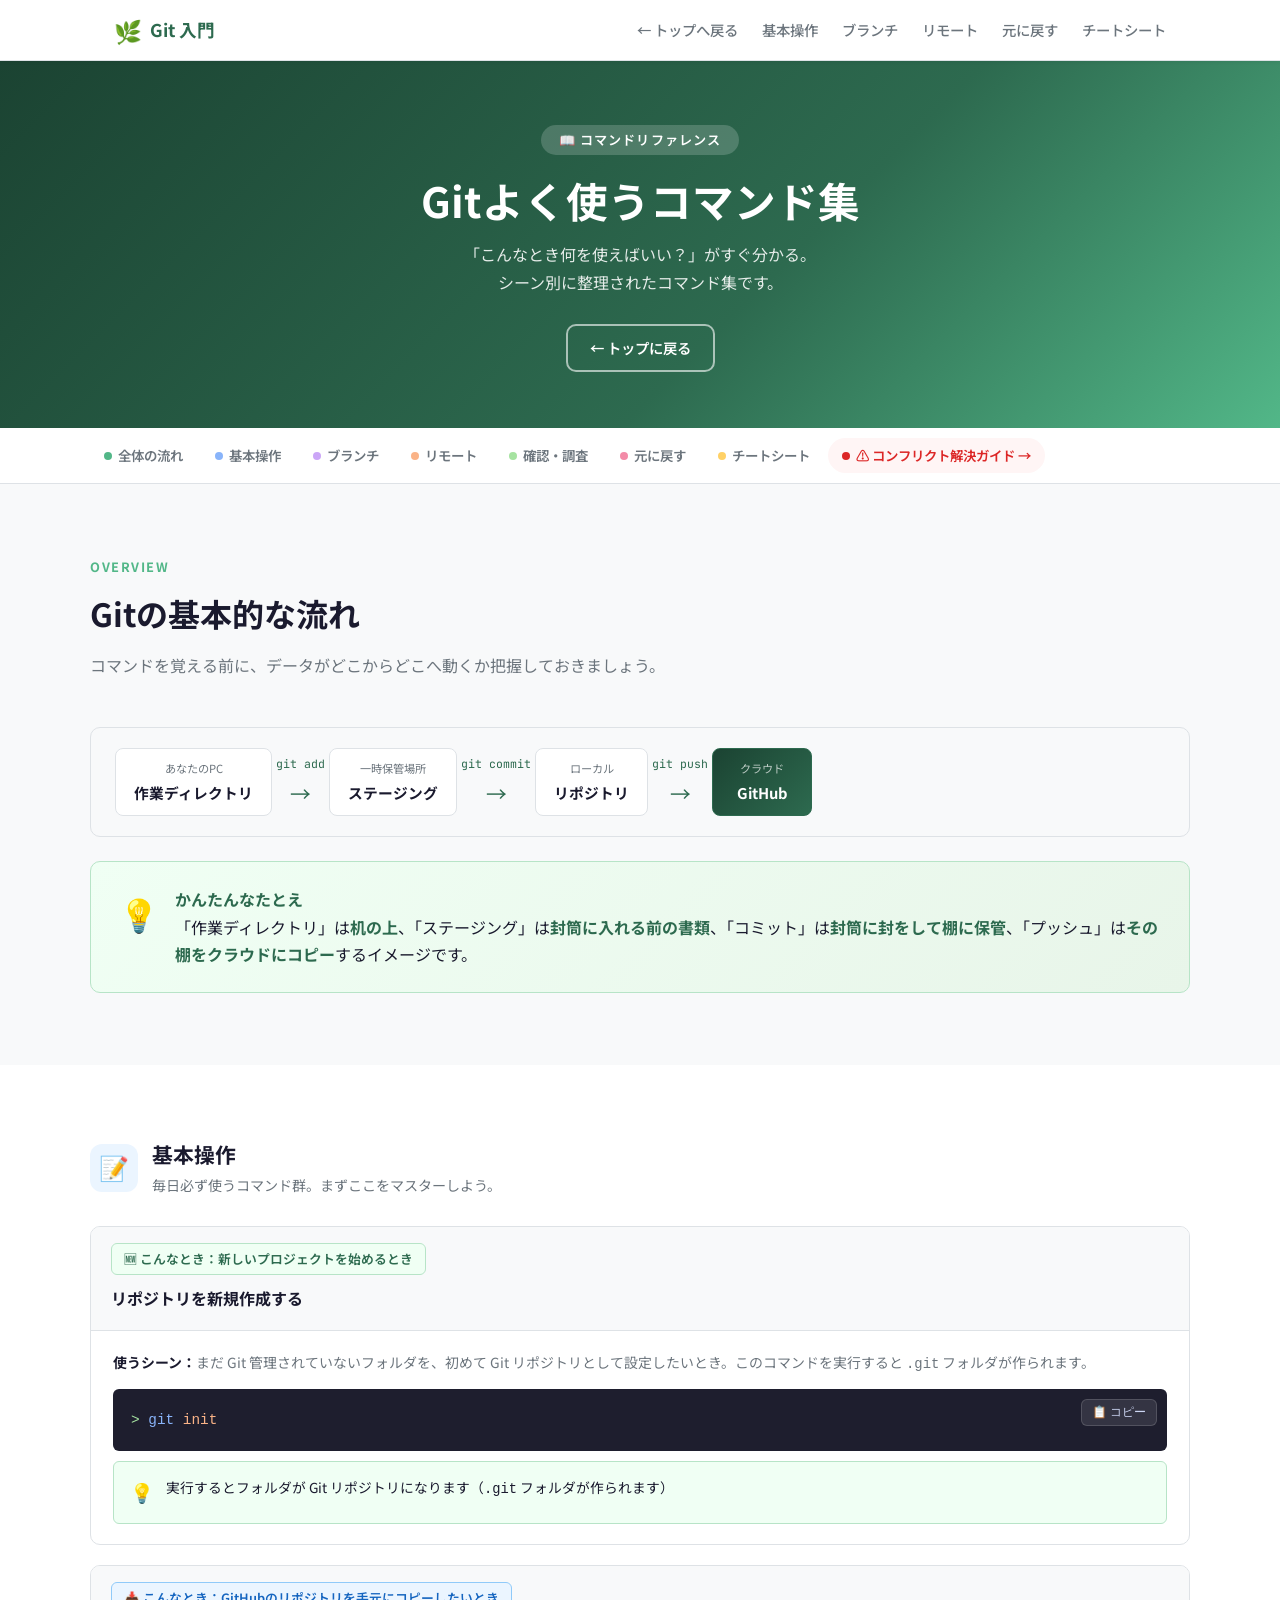
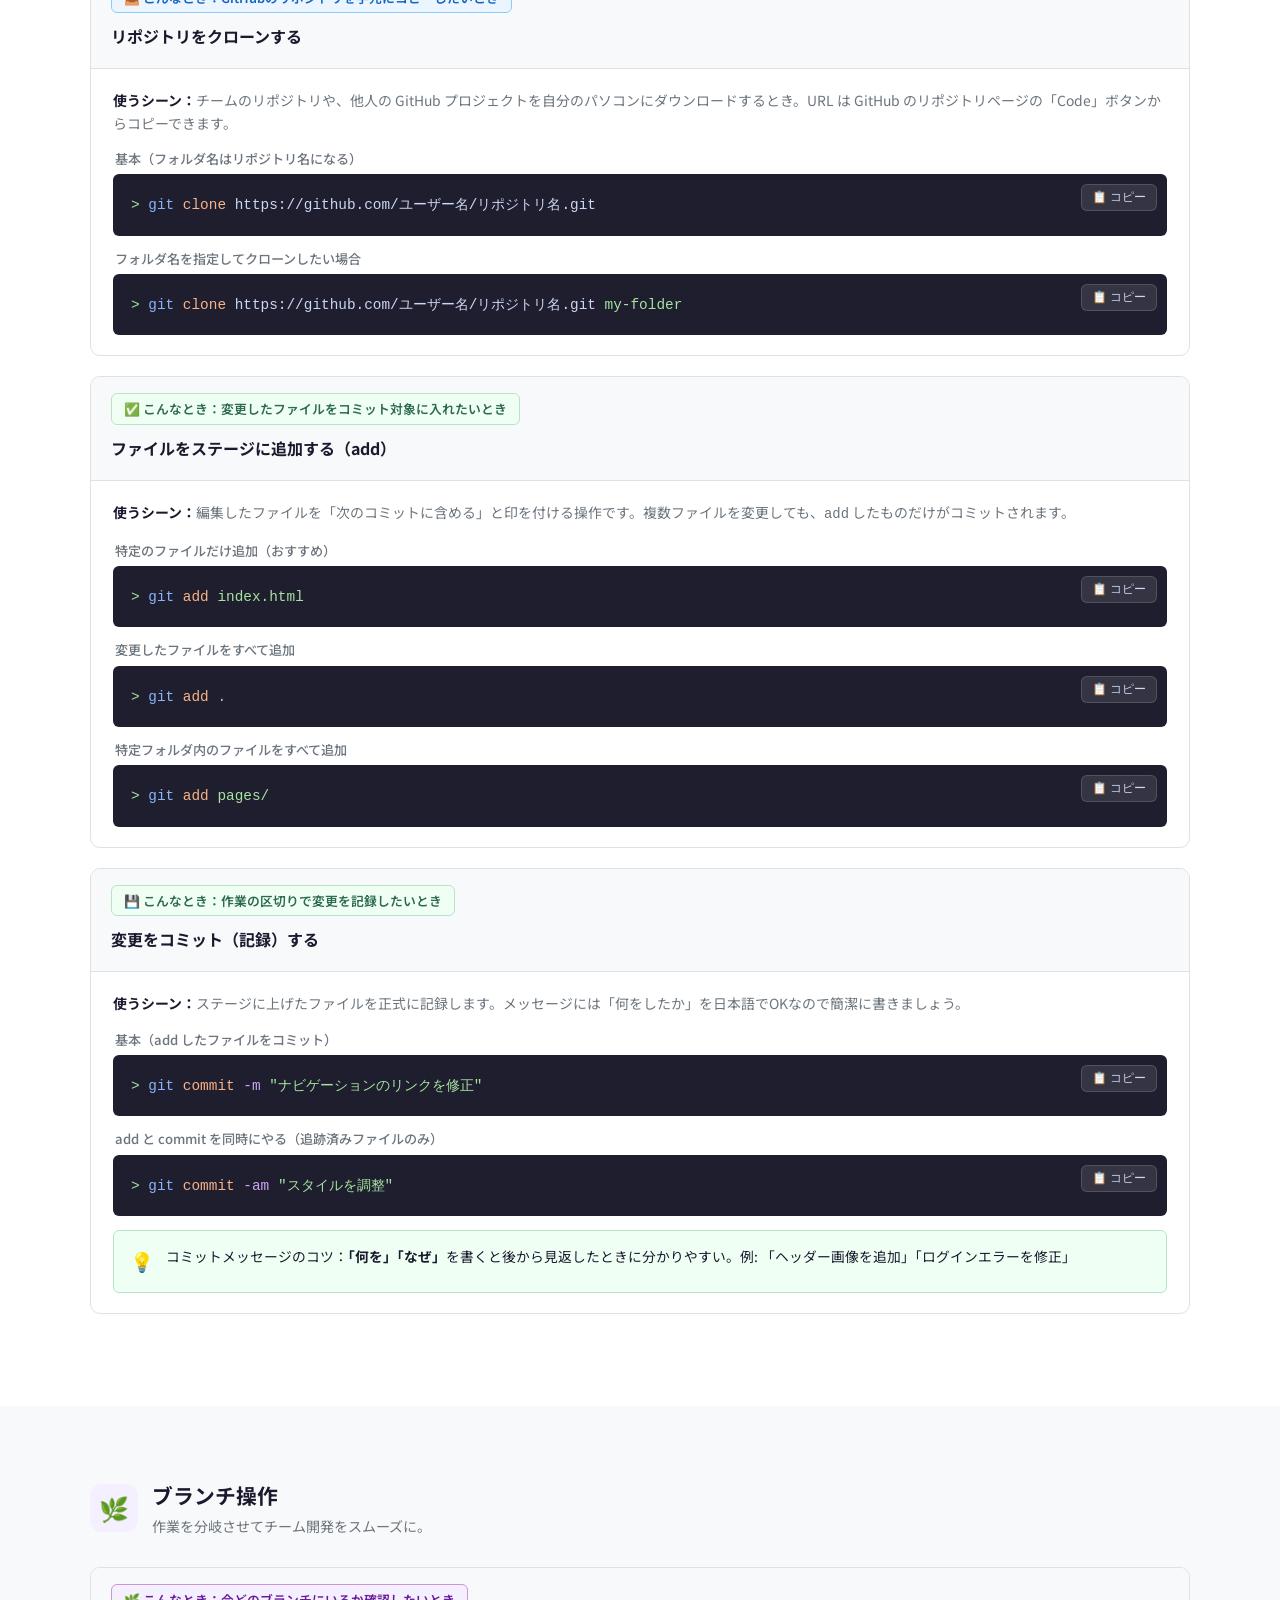
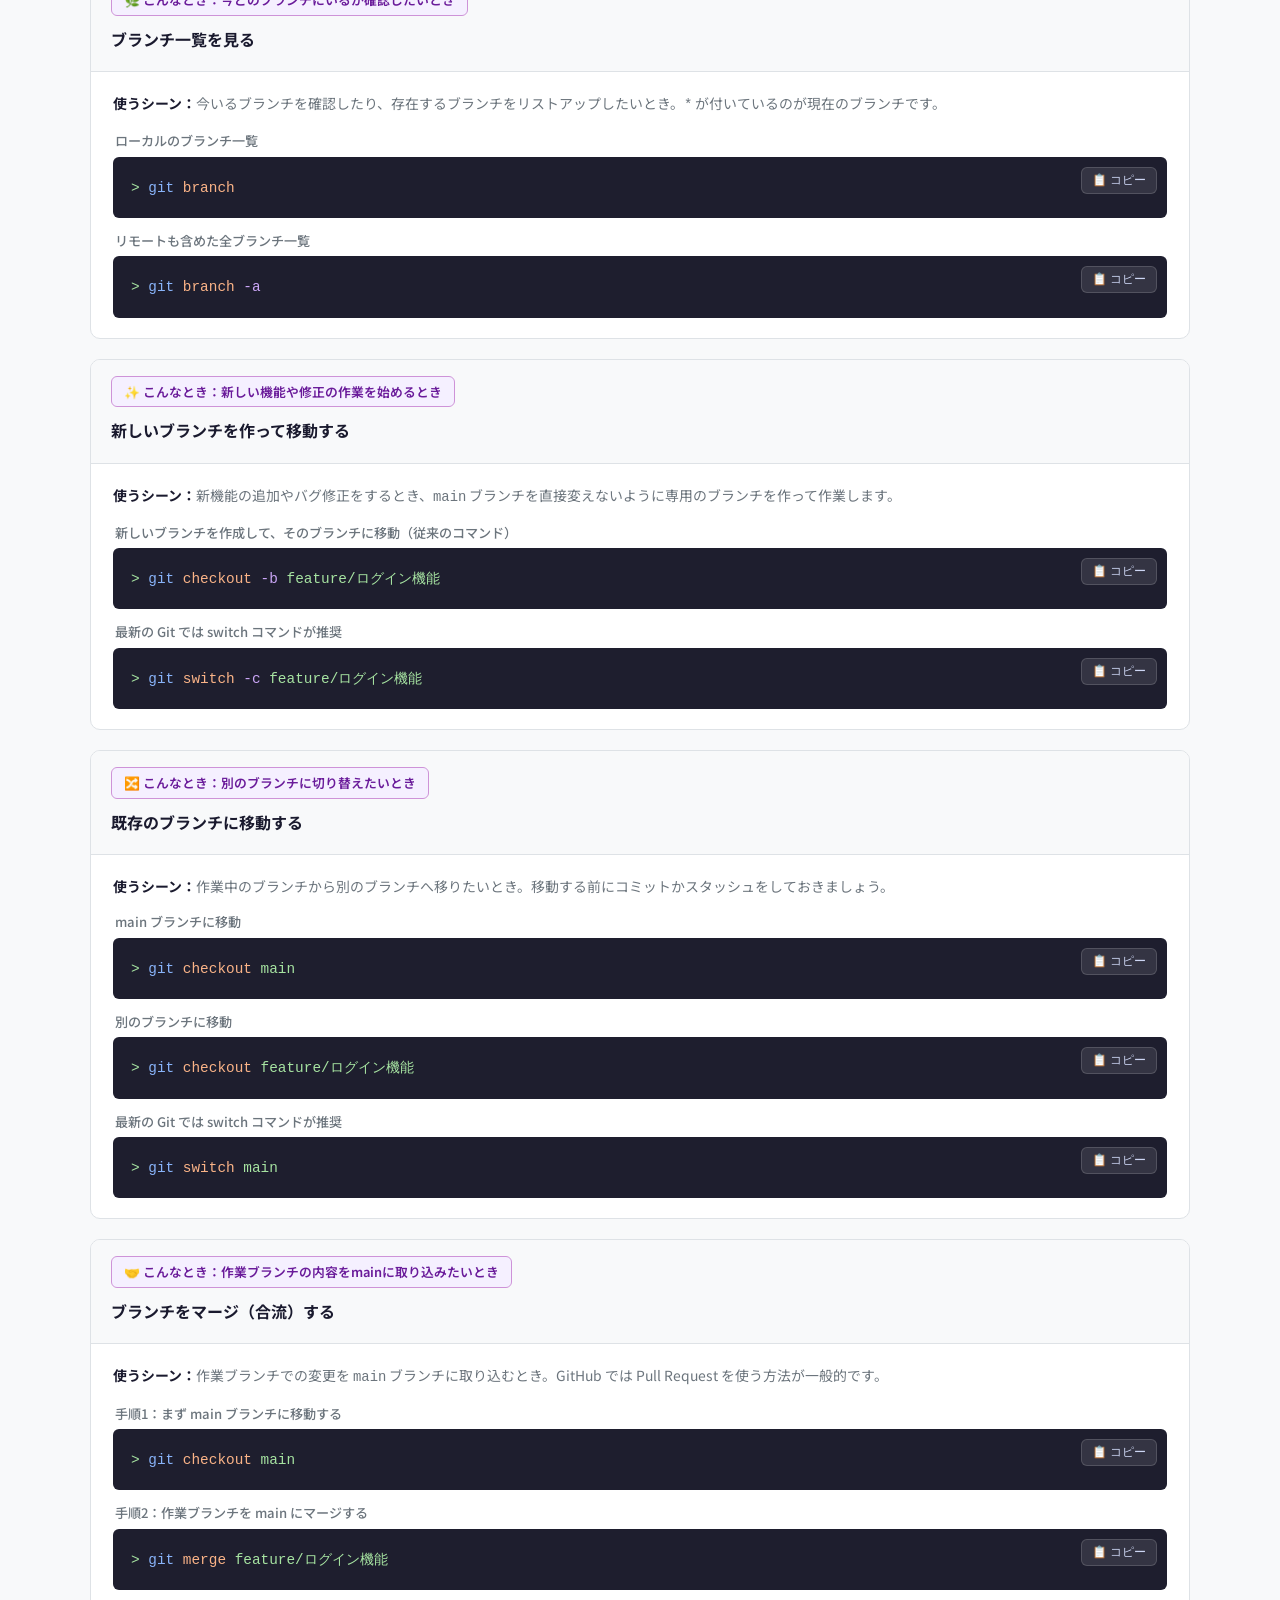
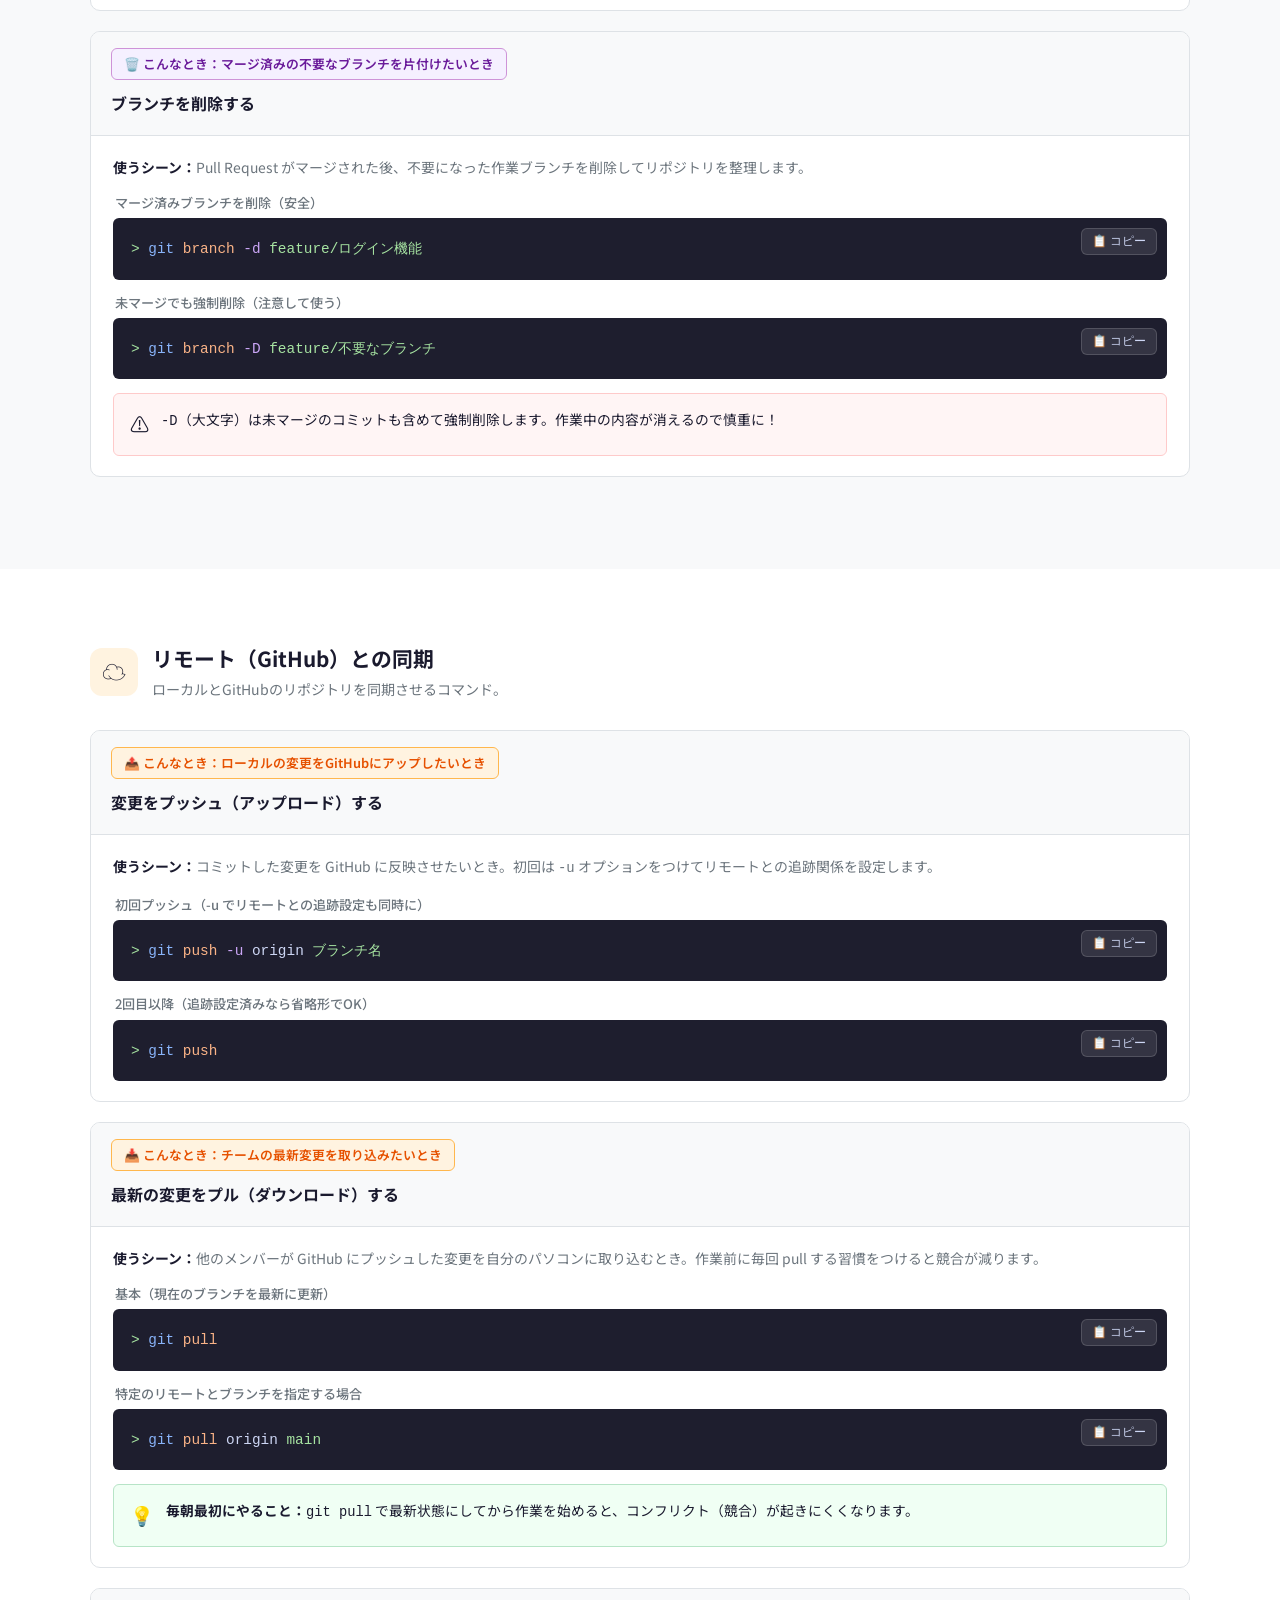
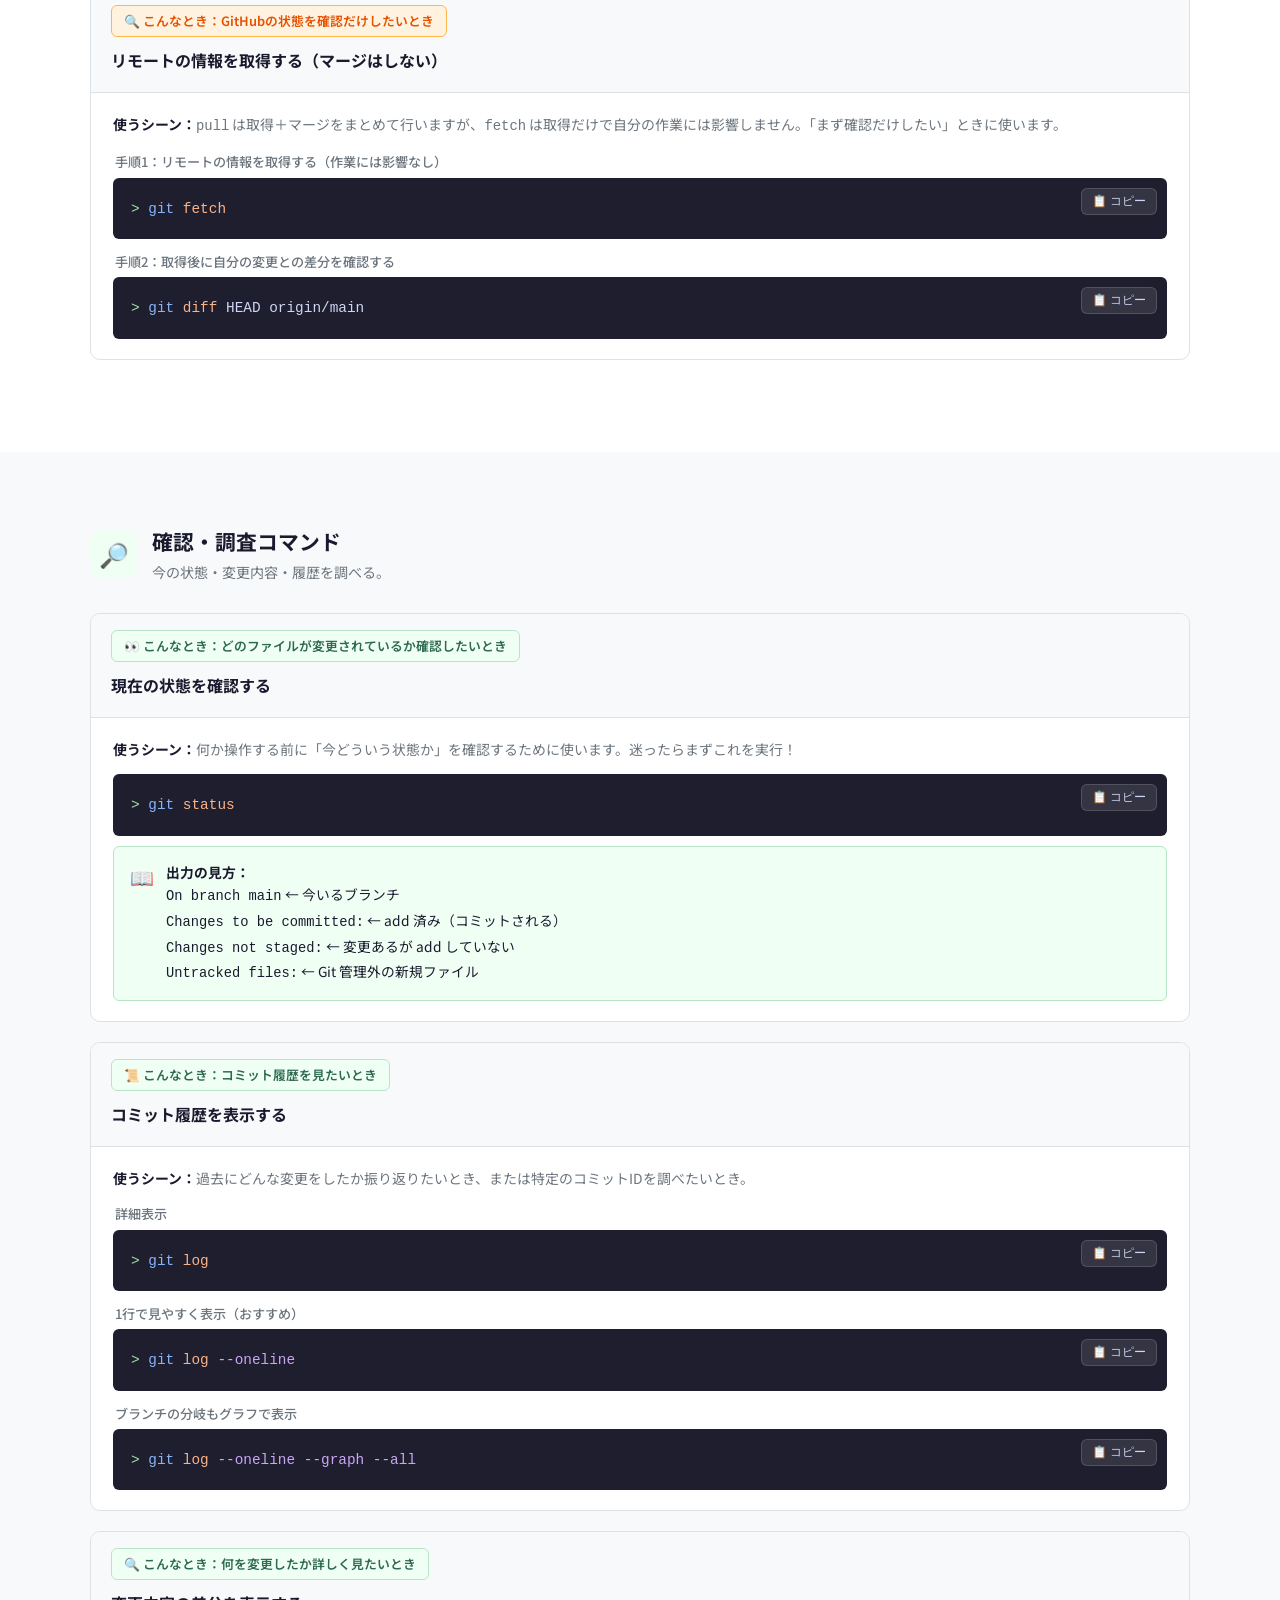
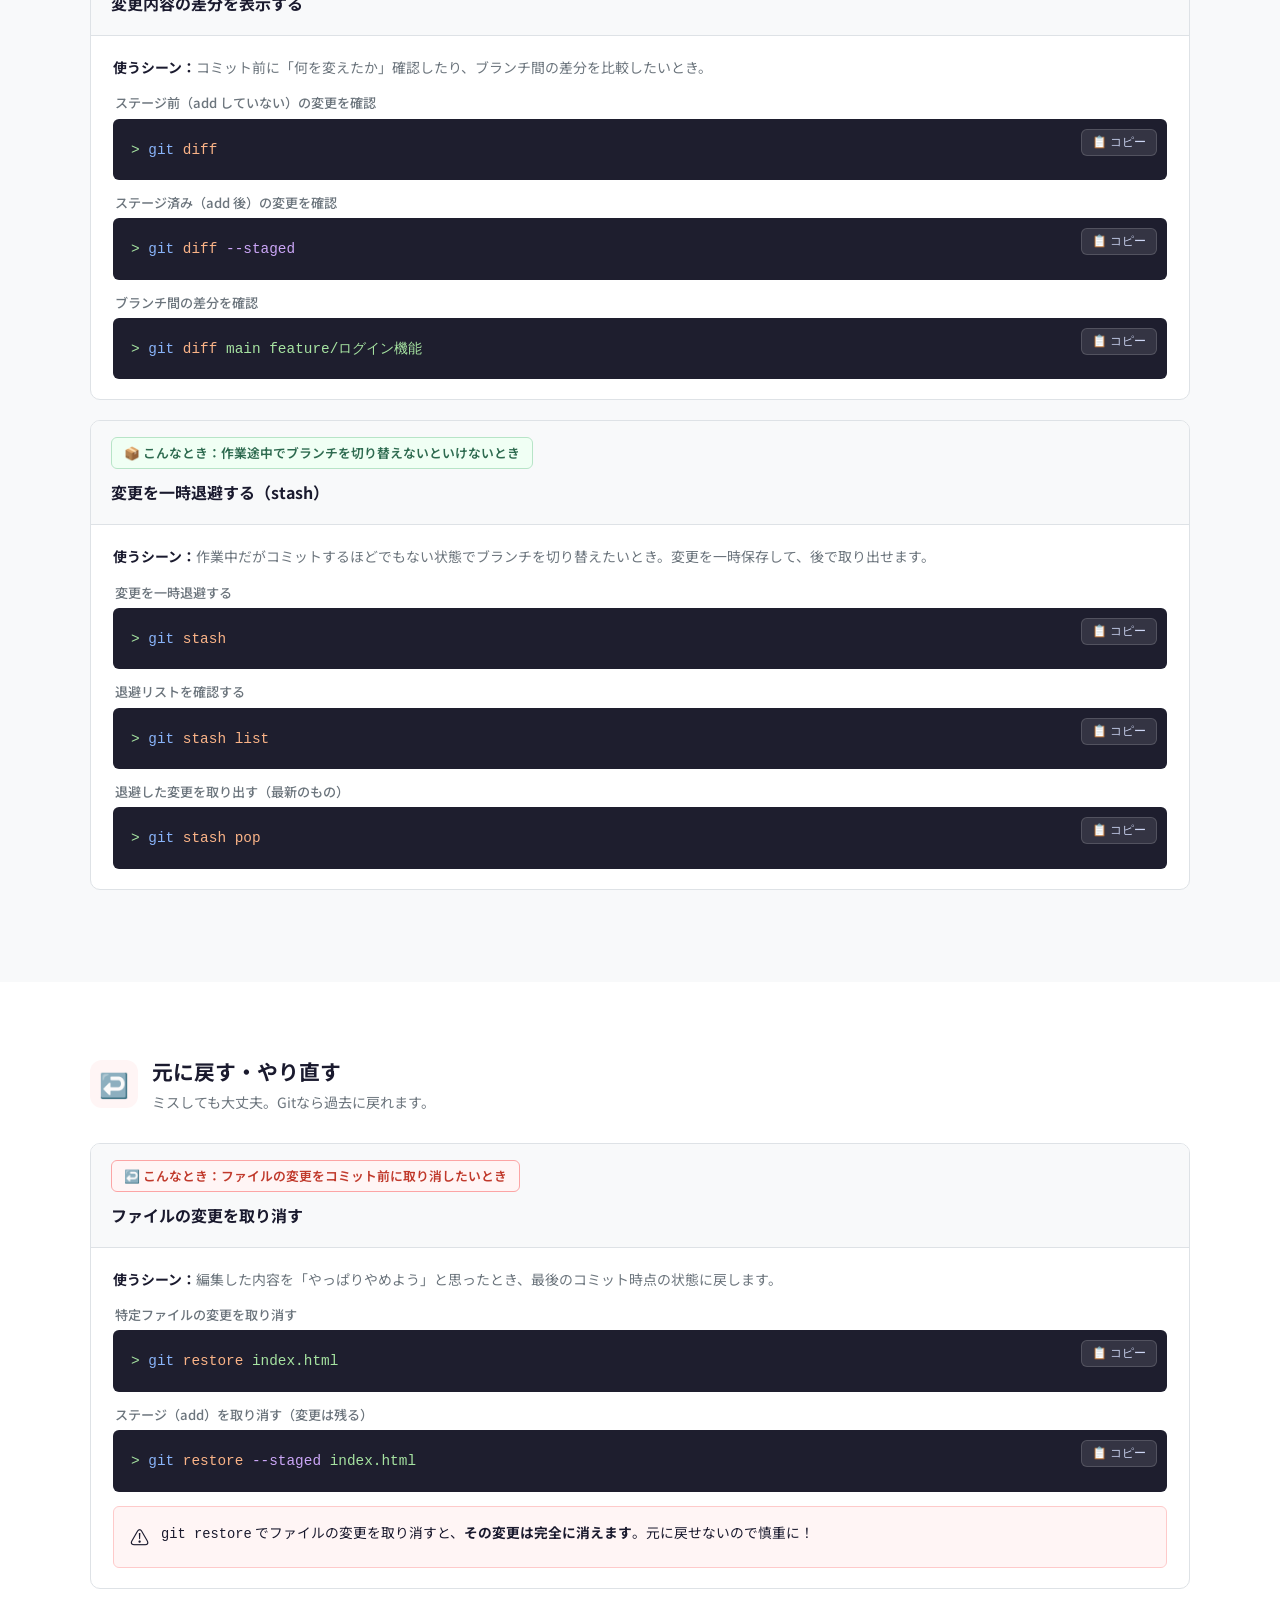
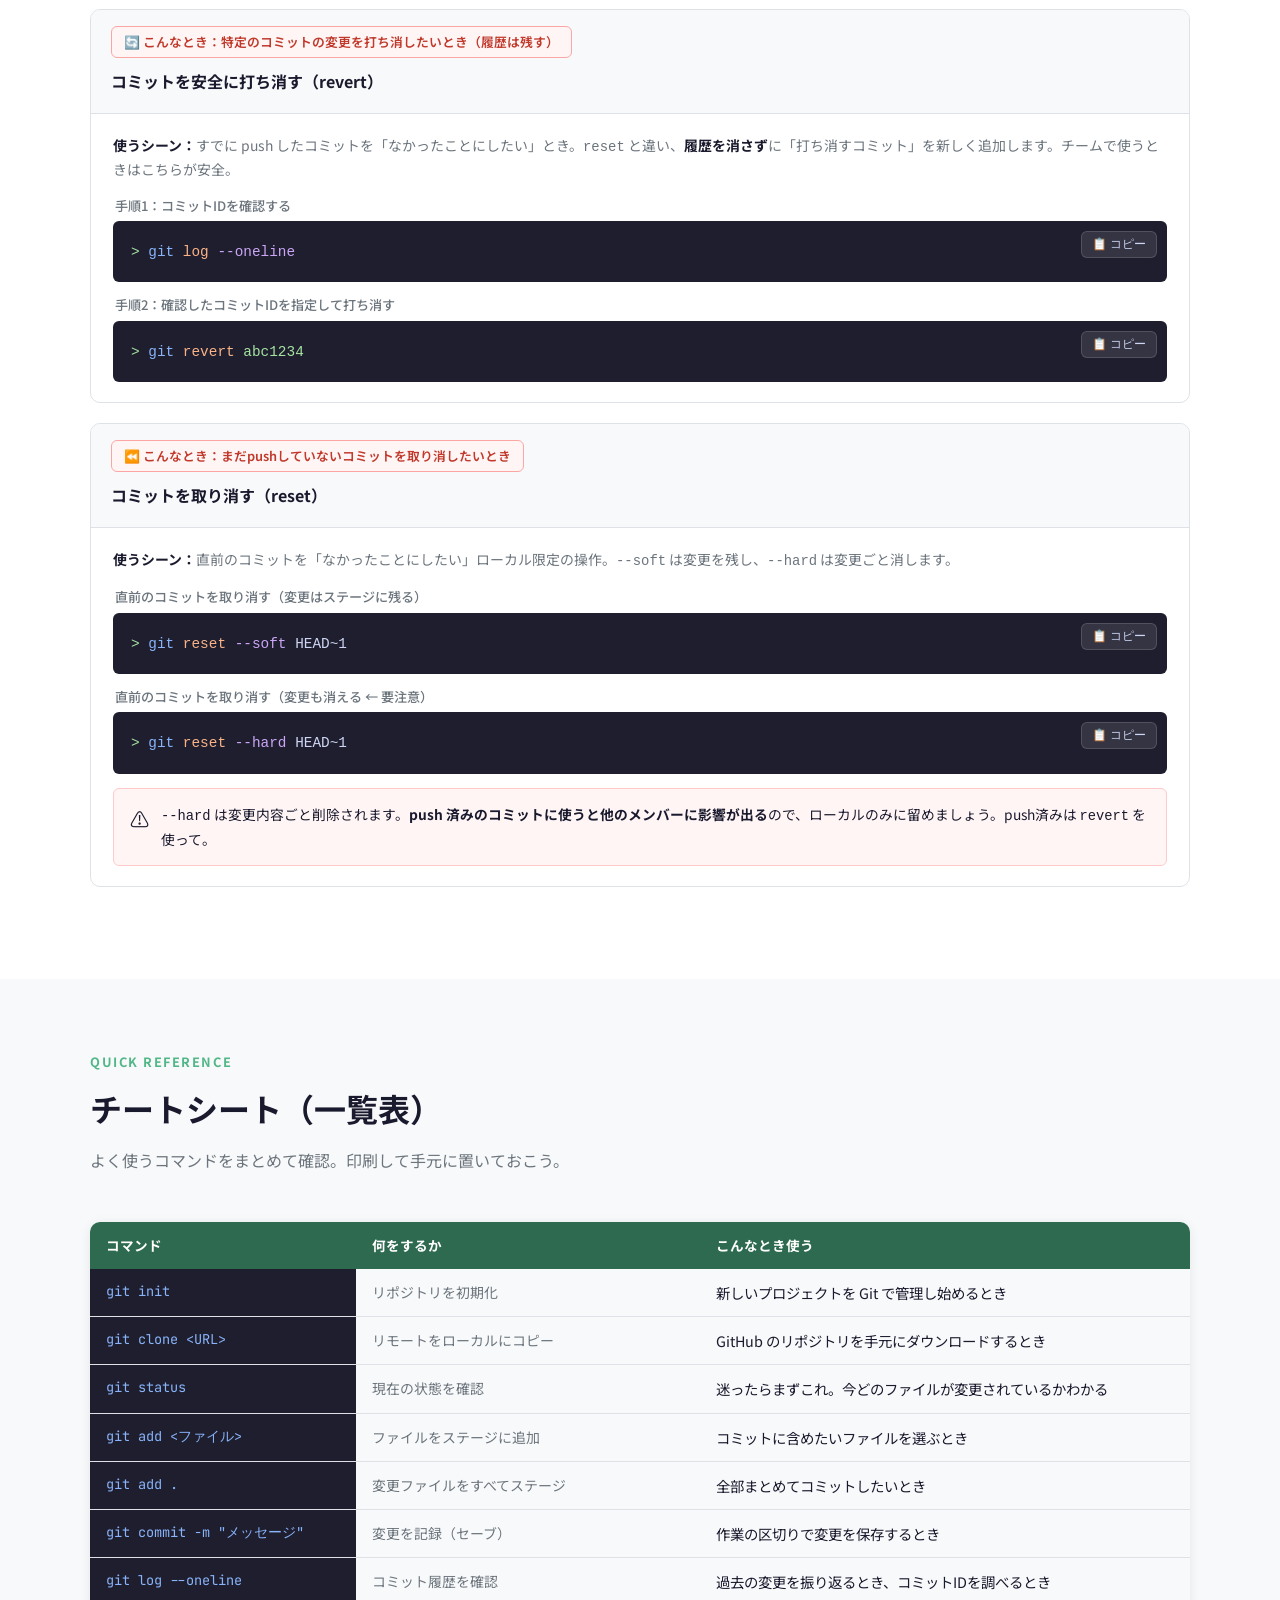
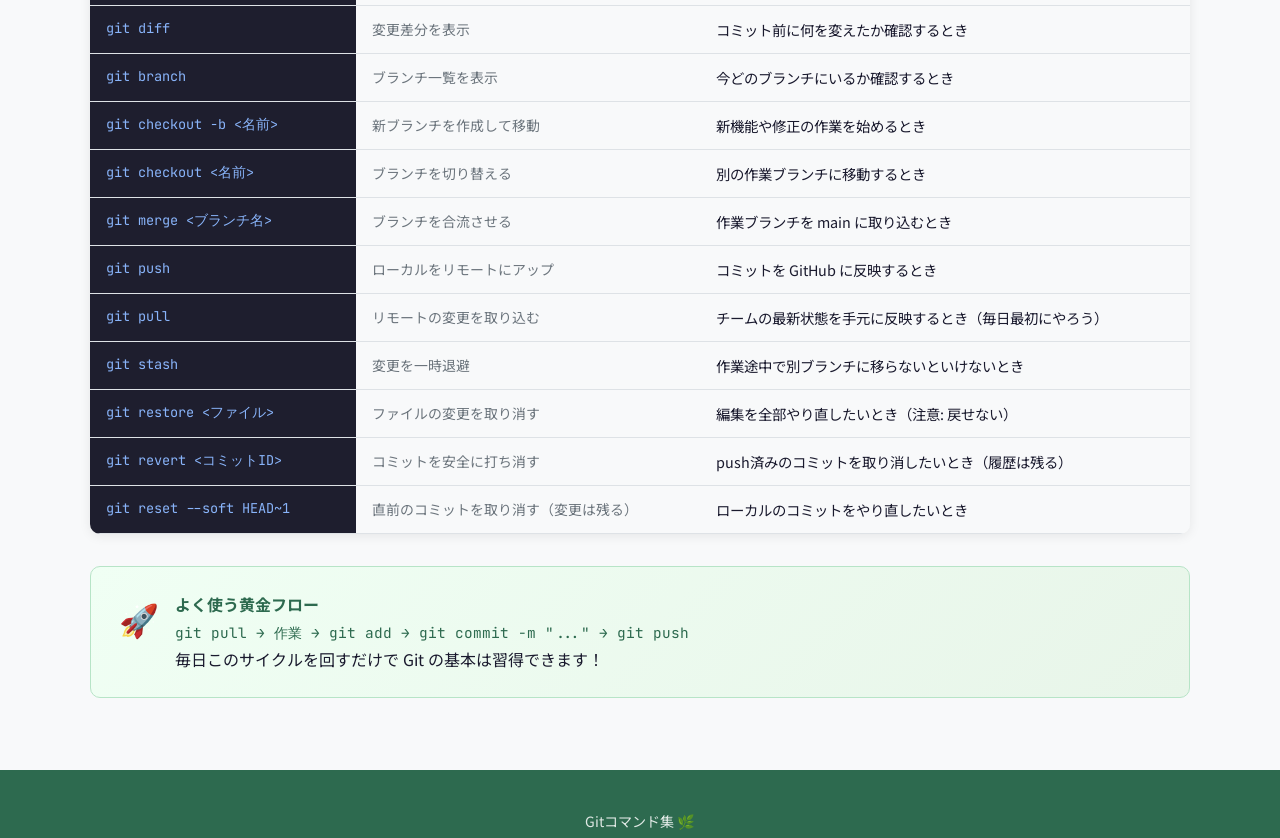
<file: pages/git-commands.html>
<!DOCTYPE html>
<html lang="ja">
<head>
  <meta charset="UTF-8" />
  <meta name="viewport" content="width=device-width, initial-scale=1.0" />
  <title>Gitコマンド集 — Git 入門</title>
  <link rel="preconnect" href="https://fonts.googleapis.com" />
  <link rel="preconnect" href="https://fonts.gstatic.com" crossorigin />
  <link href="https://fonts.googleapis.com/css2?family=Noto+Sans+JP:wght@400;500;700&family=JetBrains+Mono:wght@400;700&display=swap" rel="stylesheet" />
  <link rel="stylesheet" href="../css/style.css" />
  <style>
    /* ========================================
       コマンド集ページ固有スタイル
       ======================================== */

    /* ページヒーロー */
    .cmd-hero {
      background: linear-gradient(135deg, #1B4332 0%, #2D6A4F 60%, #52B788 100%);
      color: white;
      padding: 64px 24px 56px;
      text-align: center;
    }
    .cmd-hero-tag {
      display: inline-block;
      background: rgba(255,255,255,0.18);
      border-radius: 20px;
      padding: 4px 18px;
      font-size: 0.82rem;
      font-weight: 600;
      letter-spacing: 0.08em;
      margin-bottom: 18px;
    }
    .cmd-hero h1 {
      font-size: clamp(1.6rem, 4vw, 2.6rem);
      font-weight: 700;
      line-height: 1.3;
      margin-bottom: 14px;
    }
    .cmd-hero p {
      font-size: 1rem;
      opacity: 0.88;
      max-width: 520px;
      margin: 0 auto 28px;
    }

    /* 目次 */
    .toc-bar {
      background: #fff;
      border-bottom: 1px solid var(--color-border);
      padding: 0 24px;
      overflow-x: auto;
      white-space: nowrap;
      position: sticky;
      top: 60px;
      z-index: 90;
    }
    .toc-inner {
      max-width: 1100px;
      margin: 0 auto;
      display: flex;
      gap: 4px;
      padding: 10px 0;
    }
    .toc-item {
      display: inline-flex;
      align-items: center;
      gap: 6px;
      padding: 6px 14px;
      border-radius: 20px;
      font-size: 0.84rem;
      font-weight: 600;
      color: var(--color-text-muted);
      text-decoration: none;
      transition: background 0.15s, color 0.15s;
      flex-shrink: 0;
    }
    .toc-item:hover {
      background: var(--color-primary-pale);
      color: var(--color-primary);
      text-decoration: none;
    }
    .toc-dot {
      width: 8px; height: 8px;
      border-radius: 50%;
      display: inline-block;
    }

    /* カテゴリ見出し */
    .cat-header {
      display: flex;
      align-items: center;
      gap: 14px;
      margin-bottom: 28px;
    }
    .cat-icon-wrap {
      width: 48px; height: 48px;
      border-radius: 12px;
      display: flex; align-items: center; justify-content: center;
      font-size: 1.5rem;
      flex-shrink: 0;
    }
    .cat-title { font-size: 1.3rem; font-weight: 700; margin-bottom: 2px; }
    .cat-subtitle { font-size: 0.88rem; color: var(--color-text-muted); }

    /* シナリオバッジ */
    .scenario-badge {
      display: inline-flex;
      align-items: center;
      gap: 6px;
      background: #FFF3CD;
      border: 1px solid #FFD166;
      color: #7B5800;
      border-radius: 6px;
      padding: 4px 12px;
      font-size: 0.8rem;
      font-weight: 600;
      margin-bottom: 10px;
    }
    .scenario-badge.green {
      background: #F0FFF4;
      border-color: var(--color-primary-pale);
      color: var(--color-primary);
    }
    .scenario-badge.blue {
      background: #EBF5FF;
      border-color: #90CAF9;
      color: #1565C0;
    }
    .scenario-badge.red {
      background: #FFF5F5;
      border-color: #FCA5A5;
      color: #C0392B;
    }
    .scenario-badge.purple {
      background: #F5F0FF;
      border-color: #CE93D8;
      color: #6A1B9A;
    }

    /* コマンドカード */
    .cmd-card {
      background: var(--color-surface);
      border: 1px solid var(--color-border);
      border-radius: var(--radius);
      overflow: hidden;
      margin-bottom: 20px;
      transition: box-shadow 0.2s;
    }
    .cmd-card:hover { box-shadow: var(--shadow); }
    .cmd-card-header {
      padding: 16px 20px 14px;
      background: var(--color-bg);
      border-bottom: 1px solid var(--color-border);
    }
    .cmd-card-title { font-weight: 700; font-size: 1rem; margin-bottom: 4px; }
    .cmd-card-body { padding: 20px 22px; }
    .cmd-when {
      font-size: 0.87rem;
      color: var(--color-text-muted);
      margin-bottom: 14px;
      line-height: 1.6;
    }
    .cmd-when strong { color: var(--color-text); }

    /* コードブロック */
    .code-block {
      background: var(--color-code-bg);
      color: var(--color-code-text);
      font-family: 'JetBrains Mono', monospace;
      font-size: 0.9rem;
      border-radius: var(--radius-sm);
      padding: 16px 18px;
      padding-right: 80px;
      overflow-x: auto;
      line-height: 1.9;
      position: relative;
    }
    .code-block .prompt { color: #A6E3A1; user-select: none; }
    .code-block .cmd    { color: #89B4FA; }
    .code-block .arg    { color: #FAB387; }
    .code-block .flag   { color: #CBA6F7; }
    .code-block .comment{ color: #585B70; font-style: italic; }
    .code-block .str    { color: #A6E3A1; }

    .copy-code-btn {
      position: absolute;
      top: 10px; right: 10px;
      background: rgba(255,255,255,0.1);
      border: 1px solid rgba(255,255,255,0.15);
      color: #CDD6F4;
      border-radius: 6px;
      padding: 4px 10px;
      font-size: 0.75rem;
      cursor: pointer;
      transition: background 0.15s;
      white-space: nowrap;
    }
    .copy-code-btn:hover { background: rgba(255,255,255,0.2); }
    .copy-code-btn.copied { background: #40C057; color: white; border-color: #40C057; }

    /* バリアントラベル（コマンドの説明ラベル） */
    .cmd-variant-label {
      font-size: 0.82rem;
      color: var(--color-text-muted);
      margin: 12px 0 4px;
      font-weight: 500;
      padding-left: 2px;
    }
    .cmd-variant-label:first-child { margin-top: 0; }

    /* 注意ボックス */
    .warn-box {
      display: flex;
      gap: 12px;
      background: #FFF5F5;
      border: 1px solid #FECACA;
      border-radius: var(--radius-sm);
      padding: 14px 16px;
      margin-top: 14px;
      font-size: 0.86rem;
      line-height: 1.65;
    }
    .warn-box .warn-icon { font-size: 1.2rem; flex-shrink: 0; margin-top: 1px; }

    /* ポイントボックス */
    .point-box {
      display: flex;
      gap: 12px;
      background: #F0FFF4;
      border: 1px solid var(--color-primary-pale);
      border-radius: var(--radius-sm);
      padding: 14px 16px;
      margin-top: 14px;
      font-size: 0.86rem;
      line-height: 1.65;
    }
    .point-box .point-icon { font-size: 1.2rem; flex-shrink: 0; margin-top: 1px; }

    /* チートシート表 */
    .cheat-table {
      width: 100%;
      border-collapse: collapse;
      font-size: 0.9rem;
    }
    .cheat-table thead th {
      background: var(--color-primary);
      color: white;
      padding: 12px 16px;
      text-align: left;
      font-size: 0.85rem;
    }
    .cheat-table thead th:first-child { border-radius: 8px 0 0 0; }
    .cheat-table thead th:last-child { border-radius: 0 8px 0 0; }
    .cheat-table tbody tr { border-bottom: 1px solid var(--color-border); }
    .cheat-table tbody tr:nth-child(even) { background: var(--color-bg); }
    .cheat-table tbody tr:hover { background: #F0FFF4; }
    .cheat-table td { padding: 12px 16px; vertical-align: top; line-height: 1.6; }
    .cheat-table td:first-child {
      font-family: 'JetBrains Mono', monospace;
      font-size: 0.85rem;
      color: #89B4FA;
      background: #1E1E2E;
      white-space: nowrap;
    }
    .cheat-table td:nth-child(2) { color: var(--color-text-muted); font-size: 0.87rem; }

    /* セパレーター */
    .section-divider {
      border: none;
      border-top: 2px dashed var(--color-border);
      margin: 60px 0 0;
    }

    /* フロー図 */
    .flow-diagram {
      display: flex;
      align-items: center;
      gap: 0;
      flex-wrap: wrap;
      background: var(--color-bg);
      border: 1px solid var(--color-border);
      border-radius: var(--radius);
      padding: 20px 24px;
      margin-bottom: 24px;
      overflow-x: auto;
    }
    .flow-box {
      background: var(--color-surface);
      border: 1px solid var(--color-border);
      border-radius: 8px;
      padding: 10px 18px;
      text-align: center;
      min-width: 100px;
      flex-shrink: 0;
    }
    .flow-box .flow-label { font-size: 0.7rem; color: var(--color-text-muted); margin-bottom: 2px; }
    .flow-box .flow-name { font-weight: 700; font-size: 0.92rem; }
    .flow-arrow {
      color: var(--color-primary);
      font-size: 1.3rem;
      padding: 0 10px;
      flex-shrink: 0;
    }
    .flow-cmd {
      font-family: 'JetBrains Mono', monospace;
      font-size: 0.72rem;
      color: var(--color-primary);
      text-align: center;
      flex-shrink: 0;
      padding: 0 4px;
    }
    .flow-col { display: flex; flex-direction: column; align-items: center; gap: 2px; }
  </style>
</head>
<body>

<!-- ナビゲーション -->
<nav class="nav">
  <div class="nav-inner">
    <div class="nav-logo">
      <span class="logo-icon">🌿</span>
      Git 入門
    </div>
    <ul class="nav-links">
      <li><a href="../index.html">← トップへ戻る</a></li>
      <li><a href="#basics">基本操作</a></li>
      <li><a href="#branch">ブランチ</a></li>
      <li><a href="#remote">リモート</a></li>
      <li><a href="#undo">元に戻す</a></li>
      <li><a href="#cheatsheet">チートシート</a></li>
    </ul>
  </div>
</nav>

<!-- ヒーロー -->
<div class="cmd-hero">
  <div class="cmd-hero-tag">📖 コマンドリファレンス</div>
  <h1>Gitよく使うコマンド集</h1>
  <p>「こんなとき何を使えばいい？」がすぐ分かる。<br>シーン別に整理されたコマンド集です。</p>
  <a href="../index.html" class="btn btn-outline" style="font-size:0.9rem; padding: 10px 22px;">← トップに戻る</a>
</div>

<!-- 目次バー -->
<div class="toc-bar">
  <div class="toc-inner">
    <a href="#flow" class="toc-item"><span class="toc-dot" style="background:#52B788"></span>全体の流れ</a>
    <a href="#basics" class="toc-item"><span class="toc-dot" style="background:#89B4FA"></span>基本操作</a>
    <a href="#branch" class="toc-item"><span class="toc-dot" style="background:#CBA6F7"></span>ブランチ</a>
    <a href="#remote" class="toc-item"><span class="toc-dot" style="background:#FAB387"></span>リモート</a>
    <a href="#check" class="toc-item"><span class="toc-dot" style="background:#A6E3A1"></span>確認・調査</a>
    <a href="#undo" class="toc-item"><span class="toc-dot" style="background:#F38BA8"></span>元に戻す</a>
    <a href="#cheatsheet" class="toc-item"><span class="toc-dot" style="background:#FFD166"></span>チートシート</a>
    <a href="git-conflict.html" class="toc-item" style="color:#DC2626; background:#FFF5F5; border-radius:20px;"><span class="toc-dot" style="background:#DC2626"></span>⚠️ コンフリクト解決ガイド →</a>
  </div>
</div>


<!-- ===== 全体の流れ ===== -->
<section class="section" id="flow">
  <div class="container">
    <p class="section-label">Overview</p>
    <h2 class="section-title">Gitの基本的な流れ</h2>
    <p class="section-desc">コマンドを覚える前に、データがどこからどこへ動くか把握しておきましょう。</p>

    <div class="flow-diagram">
      <div class="flow-box">
        <div class="flow-label">あなたのPC</div>
        <div class="flow-name">作業ディレクトリ</div>
      </div>
      <div class="flow-col">
        <div class="flow-cmd">git add</div>
        <div class="flow-arrow">→</div>
      </div>
      <div class="flow-box">
        <div class="flow-label">一時保管場所</div>
        <div class="flow-name">ステージング</div>
      </div>
      <div class="flow-col">
        <div class="flow-cmd">git commit</div>
        <div class="flow-arrow">→</div>
      </div>
      <div class="flow-box">
        <div class="flow-label">ローカル</div>
        <div class="flow-name">リポジトリ</div>
      </div>
      <div class="flow-col">
        <div class="flow-cmd">git push</div>
        <div class="flow-arrow">→</div>
      </div>
      <div class="flow-box" style="background: linear-gradient(135deg,#1B4332,#2D6A4F); color:white; border-color:#2D6A4F">
        <div class="flow-label" style="color:rgba(255,255,255,0.7)">クラウド</div>
        <div class="flow-name">GitHub</div>
      </div>
    </div>

    <div class="analogy-box" style="margin-top:0">
      <div class="analogy-icon">💡</div>
      <div>
        <strong>かんたんなたとえ</strong><br>
        「作業ディレクトリ」は<strong>机の上</strong>、「ステージング」は<strong>封筒に入れる前の書類</strong>、「コミット」は<strong>封筒に封をして棚に保管</strong>、「プッシュ」は<strong>その棚をクラウドにコピー</strong>するイメージです。
      </div>
    </div>
  </div>
</section>


<!-- ===== 基本操作 ===== -->
<section class="section section-alt" id="basics">
  <div class="container">
    <div class="cat-header">
      <div class="cat-icon-wrap" style="background:#EBF5FF">📝</div>
      <div>
        <div class="cat-title">基本操作</div>
        <div class="cat-subtitle">毎日必ず使うコマンド群。まずここをマスターしよう。</div>
      </div>
    </div>

    <!-- git init -->
    <div class="cmd-card">
      <div class="cmd-card-header">
        <div class="scenario-badge green">🆕 こんなとき：新しいプロジェクトを始めるとき</div>
        <div class="cmd-card-title">リポジトリを新規作成する</div>
      </div>
      <div class="cmd-card-body">
        <div class="cmd-when"><strong>使うシーン：</strong>まだ Git 管理されていないフォルダを、初めて Git リポジトリとして設定したいとき。このコマンドを実行すると <code>.git</code> フォルダが作られます。</div>
        <div class="code-block">
          <code id="code-init"><span class="prompt">&gt; </span><span class="cmd">git</span> <span class="arg">init</span></code>
          <button class="copy-code-btn" onclick="copyCode(this,'code-init')">📋 コピー</button>
        </div>
        <div class="point-box" style="margin-top:10px">
          <div class="point-icon">💡</div>
          <div>実行するとフォルダが Git リポジトリになります（<code>.git</code> フォルダが作られます）</div>
        </div>
      </div>
    </div>

    <!-- git clone -->
    <div class="cmd-card">
      <div class="cmd-card-header">
        <div class="scenario-badge blue">📥 こんなとき：GitHubのリポジトリを手元にコピーしたいとき</div>
        <div class="cmd-card-title">リポジトリをクローンする</div>
      </div>
      <div class="cmd-card-body">
        <div class="cmd-when"><strong>使うシーン：</strong>チームのリポジトリや、他人の GitHub プロジェクトを自分のパソコンにダウンロードするとき。URL は GitHub のリポジトリページの「Code」ボタンからコピーできます。</div>

        <div class="cmd-variant-label">基本（フォルダ名はリポジトリ名になる）</div>
        <div class="code-block">
          <code id="code-clone-1"><span class="prompt">&gt; </span><span class="cmd">git</span> <span class="arg">clone</span> https://github.com/ユーザー名/リポジトリ名.git</code>
          <button class="copy-code-btn" onclick="copyCode(this,'code-clone-1')">📋 コピー</button>
        </div>

        <div class="cmd-variant-label">フォルダ名を指定してクローンしたい場合</div>
        <div class="code-block">
          <code id="code-clone-2"><span class="prompt">&gt; </span><span class="cmd">git</span> <span class="arg">clone</span> https://github.com/ユーザー名/リポジトリ名.git <span class="str">my-folder</span></code>
          <button class="copy-code-btn" onclick="copyCode(this,'code-clone-2')">📋 コピー</button>
        </div>
      </div>
    </div>

    <!-- git add -->
    <div class="cmd-card">
      <div class="cmd-card-header">
        <div class="scenario-badge green">✅ こんなとき：変更したファイルをコミット対象に入れたいとき</div>
        <div class="cmd-card-title">ファイルをステージに追加する（add）</div>
      </div>
      <div class="cmd-card-body">
        <div class="cmd-when"><strong>使うシーン：</strong>編集したファイルを「次のコミットに含める」と印を付ける操作です。複数ファイルを変更しても、<code>add</code> したものだけがコミットされます。</div>

        <div class="cmd-variant-label">特定のファイルだけ追加（おすすめ）</div>
        <div class="code-block">
          <code id="code-add-1"><span class="prompt">&gt; </span><span class="cmd">git</span> <span class="arg">add</span> <span class="str">index.html</span></code>
          <button class="copy-code-btn" onclick="copyCode(this,'code-add-1')">📋 コピー</button>
        </div>

        <div class="cmd-variant-label">変更したファイルをすべて追加</div>
        <div class="code-block">
          <code id="code-add-2"><span class="prompt">&gt; </span><span class="cmd">git</span> <span class="arg">add</span> <span class="flag">.</span></code>
          <button class="copy-code-btn" onclick="copyCode(this,'code-add-2')">📋 コピー</button>
        </div>

        <div class="cmd-variant-label">特定フォルダ内のファイルをすべて追加</div>
        <div class="code-block">
          <code id="code-add-3"><span class="prompt">&gt; </span><span class="cmd">git</span> <span class="arg">add</span> <span class="str">pages/</span></code>
          <button class="copy-code-btn" onclick="copyCode(this,'code-add-3')">📋 コピー</button>
        </div>
      </div>
    </div>

    <!-- git commit -->
    <div class="cmd-card">
      <div class="cmd-card-header">
        <div class="scenario-badge green">💾 こんなとき：作業の区切りで変更を記録したいとき</div>
        <div class="cmd-card-title">変更をコミット（記録）する</div>
      </div>
      <div class="cmd-card-body">
        <div class="cmd-when"><strong>使うシーン：</strong>ステージに上げたファイルを正式に記録します。メッセージには「何をしたか」を日本語でOKなので簡潔に書きましょう。</div>

        <div class="cmd-variant-label">基本（add したファイルをコミット）</div>
        <div class="code-block">
          <code id="code-commit-1"><span class="prompt">&gt; </span><span class="cmd">git</span> <span class="arg">commit</span> <span class="flag">-m</span> <span class="str">"ナビゲーションのリンクを修正"</span></code>
          <button class="copy-code-btn" onclick="copyCode(this,'code-commit-1')">📋 コピー</button>
        </div>

        <div class="cmd-variant-label">add と commit を同時にやる（追跡済みファイルのみ）</div>
        <div class="code-block">
          <code id="code-commit-2"><span class="prompt">&gt; </span><span class="cmd">git</span> <span class="arg">commit</span> <span class="flag">-am</span> <span class="str">"スタイルを調整"</span></code>
          <button class="copy-code-btn" onclick="copyCode(this,'code-commit-2')">📋 コピー</button>
        </div>

        <div class="point-box">
          <div class="point-icon">💡</div>
          <div>コミットメッセージのコツ：<strong>「何を」「なぜ」</strong>を書くと後から見返したときに分かりやすい。例: 「ヘッダー画像を追加」「ログインエラーを修正」</div>
        </div>
      </div>
    </div>

  </div>
</section>


<!-- ===== ブランチ ===== -->
<section class="section" id="branch">
  <div class="container">
    <div class="cat-header">
      <div class="cat-icon-wrap" style="background:#F5F0FF">🌿</div>
      <div>
        <div class="cat-title">ブランチ操作</div>
        <div class="cat-subtitle">作業を分岐させてチーム開発をスムーズに。</div>
      </div>
    </div>

    <!-- git branch -->
    <div class="cmd-card">
      <div class="cmd-card-header">
        <div class="scenario-badge purple">🌿 こんなとき：今どのブランチにいるか確認したいとき</div>
        <div class="cmd-card-title">ブランチ一覧を見る</div>
      </div>
      <div class="cmd-card-body">
        <div class="cmd-when"><strong>使うシーン：</strong>今いるブランチを確認したり、存在するブランチをリストアップしたいとき。<code>*</code> が付いているのが現在のブランチです。</div>

        <div class="cmd-variant-label">ローカルのブランチ一覧</div>
        <div class="code-block">
          <code id="code-branch-list-1"><span class="prompt">&gt; </span><span class="cmd">git</span> <span class="arg">branch</span></code>
          <button class="copy-code-btn" onclick="copyCode(this,'code-branch-list-1')">📋 コピー</button>
        </div>

        <div class="cmd-variant-label">リモートも含めた全ブランチ一覧</div>
        <div class="code-block">
          <code id="code-branch-list-2"><span class="prompt">&gt; </span><span class="cmd">git</span> <span class="arg">branch</span> <span class="flag">-a</span></code>
          <button class="copy-code-btn" onclick="copyCode(this,'code-branch-list-2')">📋 コピー</button>
        </div>
      </div>
    </div>

    <!-- git checkout -b -->
    <div class="cmd-card">
      <div class="cmd-card-header">
        <div class="scenario-badge purple">✨ こんなとき：新しい機能や修正の作業を始めるとき</div>
        <div class="cmd-card-title">新しいブランチを作って移動する</div>
      </div>
      <div class="cmd-card-body">
        <div class="cmd-when"><strong>使うシーン：</strong>新機能の追加やバグ修正をするとき、<code>main</code> ブランチを直接変えないように専用のブランチを作って作業します。</div>

        <div class="cmd-variant-label">新しいブランチを作成して、そのブランチに移動（従来のコマンド）</div>
        <div class="code-block">
          <code id="code-branch-new-1"><span class="prompt">&gt; </span><span class="cmd">git</span> <span class="arg">checkout</span> <span class="flag">-b</span> <span class="str">feature/ログイン機能</span></code>
          <button class="copy-code-btn" onclick="copyCode(this,'code-branch-new-1')">📋 コピー</button>
        </div>

        <div class="cmd-variant-label">最新の Git では switch コマンドが推奨</div>
        <div class="code-block">
          <code id="code-branch-new-2"><span class="prompt">&gt; </span><span class="cmd">git</span> <span class="arg">switch</span> <span class="flag">-c</span> <span class="str">feature/ログイン機能</span></code>
          <button class="copy-code-btn" onclick="copyCode(this,'code-branch-new-2')">📋 コピー</button>
        </div>
      </div>
    </div>

    <!-- git checkout / switch -->
    <div class="cmd-card">
      <div class="cmd-card-header">
        <div class="scenario-badge purple">🔀 こんなとき：別のブランチに切り替えたいとき</div>
        <div class="cmd-card-title">既存のブランチに移動する</div>
      </div>
      <div class="cmd-card-body">
        <div class="cmd-when"><strong>使うシーン：</strong>作業中のブランチから別のブランチへ移りたいとき。移動する前にコミットかスタッシュをしておきましょう。</div>

        <div class="cmd-variant-label">main ブランチに移動</div>
        <div class="code-block">
          <code id="code-checkout-1"><span class="prompt">&gt; </span><span class="cmd">git</span> <span class="arg">checkout</span> <span class="str">main</span></code>
          <button class="copy-code-btn" onclick="copyCode(this,'code-checkout-1')">📋 コピー</button>
        </div>

        <div class="cmd-variant-label">別のブランチに移動</div>
        <div class="code-block">
          <code id="code-checkout-2"><span class="prompt">&gt; </span><span class="cmd">git</span> <span class="arg">checkout</span> <span class="str">feature/ログイン機能</span></code>
          <button class="copy-code-btn" onclick="copyCode(this,'code-checkout-2')">📋 コピー</button>
        </div>

        <div class="cmd-variant-label">最新の Git では switch コマンドが推奨</div>
        <div class="code-block">
          <code id="code-checkout-3"><span class="prompt">&gt; </span><span class="cmd">git</span> <span class="arg">switch</span> <span class="str">main</span></code>
          <button class="copy-code-btn" onclick="copyCode(this,'code-checkout-3')">📋 コピー</button>
        </div>
      </div>
    </div>

    <!-- git merge -->
    <div class="cmd-card">
      <div class="cmd-card-header">
        <div class="scenario-badge purple">🤝 こんなとき：作業ブランチの内容をmainに取り込みたいとき</div>
        <div class="cmd-card-title">ブランチをマージ（合流）する</div>
      </div>
      <div class="cmd-card-body">
        <div class="cmd-when"><strong>使うシーン：</strong>作業ブランチでの変更を <code>main</code> ブランチに取り込むとき。GitHub では Pull Request を使う方法が一般的です。</div>

        <div class="cmd-variant-label">手順1：まず main ブランチに移動する</div>
        <div class="code-block">
          <code id="code-merge-1"><span class="prompt">&gt; </span><span class="cmd">git</span> <span class="arg">checkout</span> <span class="str">main</span></code>
          <button class="copy-code-btn" onclick="copyCode(this,'code-merge-1')">📋 コピー</button>
        </div>

        <div class="cmd-variant-label">手順2：作業ブランチを main にマージする</div>
        <div class="code-block">
          <code id="code-merge-2"><span class="prompt">&gt; </span><span class="cmd">git</span> <span class="arg">merge</span> <span class="str">feature/ログイン機能</span></code>
          <button class="copy-code-btn" onclick="copyCode(this,'code-merge-2')">📋 コピー</button>
        </div>
      </div>
    </div>

    <!-- git branch -d -->
    <div class="cmd-card">
      <div class="cmd-card-header">
        <div class="scenario-badge purple">🗑️ こんなとき：マージ済みの不要なブランチを片付けたいとき</div>
        <div class="cmd-card-title">ブランチを削除する</div>
      </div>
      <div class="cmd-card-body">
        <div class="cmd-when"><strong>使うシーン：</strong>Pull Request がマージされた後、不要になった作業ブランチを削除してリポジトリを整理します。</div>

        <div class="cmd-variant-label">マージ済みブランチを削除（安全）</div>
        <div class="code-block">
          <code id="code-branch-del-1"><span class="prompt">&gt; </span><span class="cmd">git</span> <span class="arg">branch</span> <span class="flag">-d</span> <span class="str">feature/ログイン機能</span></code>
          <button class="copy-code-btn" onclick="copyCode(this,'code-branch-del-1')">📋 コピー</button>
        </div>

        <div class="cmd-variant-label">未マージでも強制削除（注意して使う）</div>
        <div class="code-block">
          <code id="code-branch-del-2"><span class="prompt">&gt; </span><span class="cmd">git</span> <span class="arg">branch</span> <span class="flag">-D</span> <span class="str">feature/不要なブランチ</span></code>
          <button class="copy-code-btn" onclick="copyCode(this,'code-branch-del-2')">📋 コピー</button>
        </div>

        <div class="warn-box">
          <div class="warn-icon">⚠️</div>
          <div><code>-D</code>（大文字）は未マージのコミットも含めて強制削除します。作業中の内容が消えるので慎重に！</div>
        </div>
      </div>
    </div>

  </div>
</section>


<!-- ===== リモート ===== -->
<section class="section section-alt" id="remote">
  <div class="container">
    <div class="cat-header">
      <div class="cat-icon-wrap" style="background:#FFF3E0">☁️</div>
      <div>
        <div class="cat-title">リモート（GitHub）との同期</div>
        <div class="cat-subtitle">ローカルとGitHubのリポジトリを同期させるコマンド。</div>
      </div>
    </div>

    <!-- git push -->
    <div class="cmd-card">
      <div class="cmd-card-header">
        <div class="scenario-badge" style="background:#FFF3E0;border-color:#FFB74D;color:#E65100">📤 こんなとき：ローカルの変更をGitHubにアップしたいとき</div>
        <div class="cmd-card-title">変更をプッシュ（アップロード）する</div>
      </div>
      <div class="cmd-card-body">
        <div class="cmd-when"><strong>使うシーン：</strong>コミットした変更を GitHub に反映させたいとき。初回は <code>-u</code> オプションをつけてリモートとの追跡関係を設定します。</div>

        <div class="cmd-variant-label">初回プッシュ（-u でリモートとの追跡設定も同時に）</div>
        <div class="code-block">
          <code id="code-push-1"><span class="prompt">&gt; </span><span class="cmd">git</span> <span class="arg">push</span> <span class="flag">-u</span> origin <span class="str">ブランチ名</span></code>
          <button class="copy-code-btn" onclick="copyCode(this,'code-push-1')">📋 コピー</button>
        </div>

        <div class="cmd-variant-label">2回目以降（追跡設定済みなら省略形でOK）</div>
        <div class="code-block">
          <code id="code-push-2"><span class="prompt">&gt; </span><span class="cmd">git</span> <span class="arg">push</span></code>
          <button class="copy-code-btn" onclick="copyCode(this,'code-push-2')">📋 コピー</button>
        </div>
      </div>
    </div>

    <!-- git pull -->
    <div class="cmd-card">
      <div class="cmd-card-header">
        <div class="scenario-badge" style="background:#FFF3E0;border-color:#FFB74D;color:#E65100">📥 こんなとき：チームの最新変更を取り込みたいとき</div>
        <div class="cmd-card-title">最新の変更をプル（ダウンロード）する</div>
      </div>
      <div class="cmd-card-body">
        <div class="cmd-when"><strong>使うシーン：</strong>他のメンバーが GitHub にプッシュした変更を自分のパソコンに取り込むとき。作業前に毎回 pull する習慣をつけると競合が減ります。</div>

        <div class="cmd-variant-label">基本（現在のブランチを最新に更新）</div>
        <div class="code-block">
          <code id="code-pull-1"><span class="prompt">&gt; </span><span class="cmd">git</span> <span class="arg">pull</span></code>
          <button class="copy-code-btn" onclick="copyCode(this,'code-pull-1')">📋 コピー</button>
        </div>

        <div class="cmd-variant-label">特定のリモートとブランチを指定する場合</div>
        <div class="code-block">
          <code id="code-pull-2"><span class="prompt">&gt; </span><span class="cmd">git</span> <span class="arg">pull</span> origin <span class="str">main</span></code>
          <button class="copy-code-btn" onclick="copyCode(this,'code-pull-2')">📋 コピー</button>
        </div>

        <div class="point-box">
          <div class="point-icon">💡</div>
          <div><strong>毎朝最初にやること：</strong><code>git pull</code> で最新状態にしてから作業を始めると、コンフリクト（競合）が起きにくくなります。</div>
        </div>
      </div>
    </div>

    <!-- git fetch -->
    <div class="cmd-card">
      <div class="cmd-card-header">
        <div class="scenario-badge" style="background:#FFF3E0;border-color:#FFB74D;color:#E65100">🔍 こんなとき：GitHubの状態を確認だけしたいとき</div>
        <div class="cmd-card-title">リモートの情報を取得する（マージはしない）</div>
      </div>
      <div class="cmd-card-body">
        <div class="cmd-when"><strong>使うシーン：</strong><code>pull</code> は取得＋マージをまとめて行いますが、<code>fetch</code> は取得だけで自分の作業には影響しません。「まず確認だけしたい」ときに使います。</div>

        <div class="cmd-variant-label">手順1：リモートの情報を取得する（作業には影響なし）</div>
        <div class="code-block">
          <code id="code-fetch-1"><span class="prompt">&gt; </span><span class="cmd">git</span> <span class="arg">fetch</span></code>
          <button class="copy-code-btn" onclick="copyCode(this,'code-fetch-1')">📋 コピー</button>
        </div>

        <div class="cmd-variant-label">手順2：取得後に自分の変更との差分を確認する</div>
        <div class="code-block">
          <code id="code-fetch-2"><span class="prompt">&gt; </span><span class="cmd">git</span> <span class="arg">diff</span> HEAD origin/main</code>
          <button class="copy-code-btn" onclick="copyCode(this,'code-fetch-2')">📋 コピー</button>
        </div>
      </div>
    </div>

  </div>
</section>


<!-- ===== 確認・調査 ===== -->
<section class="section" id="check">
  <div class="container">
    <div class="cat-header">
      <div class="cat-icon-wrap" style="background:#F0FFF4">🔎</div>
      <div>
        <div class="cat-title">確認・調査コマンド</div>
        <div class="cat-subtitle">今の状態・変更内容・履歴を調べる。</div>
      </div>
    </div>

    <!-- git status -->
    <div class="cmd-card">
      <div class="cmd-card-header">
        <div class="scenario-badge green">👀 こんなとき：どのファイルが変更されているか確認したいとき</div>
        <div class="cmd-card-title">現在の状態を確認する</div>
      </div>
      <div class="cmd-card-body">
        <div class="cmd-when"><strong>使うシーン：</strong>何か操作する前に「今どういう状態か」を確認するために使います。迷ったらまずこれを実行！</div>
        <div class="code-block">
          <code id="code-status"><span class="prompt">&gt; </span><span class="cmd">git</span> <span class="arg">status</span></code>
          <button class="copy-code-btn" onclick="copyCode(this,'code-status')">📋 コピー</button>
        </div>
        <div class="point-box" style="margin-top:10px">
          <div class="point-icon">📖</div>
          <div>
            <strong>出力の見方：</strong><br>
            <code>On branch main</code> ← 今いるブランチ<br>
            <code>Changes to be committed:</code> ← add 済み（コミットされる）<br>
            <code>Changes not staged:</code> ← 変更あるが add していない<br>
            <code>Untracked files:</code> ← Git 管理外の新規ファイル
          </div>
        </div>
      </div>
    </div>

    <!-- git log -->
    <div class="cmd-card">
      <div class="cmd-card-header">
        <div class="scenario-badge green">📜 こんなとき：コミット履歴を見たいとき</div>
        <div class="cmd-card-title">コミット履歴を表示する</div>
      </div>
      <div class="cmd-card-body">
        <div class="cmd-when"><strong>使うシーン：</strong>過去にどんな変更をしたか振り返りたいとき、または特定のコミットIDを調べたいとき。</div>

        <div class="cmd-variant-label">詳細表示</div>
        <div class="code-block">
          <code id="code-log-1"><span class="prompt">&gt; </span><span class="cmd">git</span> <span class="arg">log</span></code>
          <button class="copy-code-btn" onclick="copyCode(this,'code-log-1')">📋 コピー</button>
        </div>

        <div class="cmd-variant-label">1行で見やすく表示（おすすめ）</div>
        <div class="code-block">
          <code id="code-log-2"><span class="prompt">&gt; </span><span class="cmd">git</span> <span class="arg">log</span> <span class="flag">--oneline</span></code>
          <button class="copy-code-btn" onclick="copyCode(this,'code-log-2')">📋 コピー</button>
        </div>

        <div class="cmd-variant-label">ブランチの分岐もグラフで表示</div>
        <div class="code-block">
          <code id="code-log-3"><span class="prompt">&gt; </span><span class="cmd">git</span> <span class="arg">log</span> <span class="flag">--oneline --graph --all</span></code>
          <button class="copy-code-btn" onclick="copyCode(this,'code-log-3')">📋 コピー</button>
        </div>
      </div>
    </div>

    <!-- git diff -->
    <div class="cmd-card">
      <div class="cmd-card-header">
        <div class="scenario-badge green">🔍 こんなとき：何を変更したか詳しく見たいとき</div>
        <div class="cmd-card-title">変更内容の差分を表示する</div>
      </div>
      <div class="cmd-card-body">
        <div class="cmd-when"><strong>使うシーン：</strong>コミット前に「何を変えたか」確認したり、ブランチ間の差分を比較したいとき。</div>

        <div class="cmd-variant-label">ステージ前（add していない）の変更を確認</div>
        <div class="code-block">
          <code id="code-diff-1"><span class="prompt">&gt; </span><span class="cmd">git</span> <span class="arg">diff</span></code>
          <button class="copy-code-btn" onclick="copyCode(this,'code-diff-1')">📋 コピー</button>
        </div>

        <div class="cmd-variant-label">ステージ済み（add 後）の変更を確認</div>
        <div class="code-block">
          <code id="code-diff-2"><span class="prompt">&gt; </span><span class="cmd">git</span> <span class="arg">diff</span> <span class="flag">--staged</span></code>
          <button class="copy-code-btn" onclick="copyCode(this,'code-diff-2')">📋 コピー</button>
        </div>

        <div class="cmd-variant-label">ブランチ間の差分を確認</div>
        <div class="code-block">
          <code id="code-diff-3"><span class="prompt">&gt; </span><span class="cmd">git</span> <span class="arg">diff</span> <span class="str">main</span> <span class="str">feature/ログイン機能</span></code>
          <button class="copy-code-btn" onclick="copyCode(this,'code-diff-3')">📋 コピー</button>
        </div>
      </div>
    </div>

    <!-- git stash -->
    <div class="cmd-card">
      <div class="cmd-card-header">
        <div class="scenario-badge green">📦 こんなとき：作業途中でブランチを切り替えないといけないとき</div>
        <div class="cmd-card-title">変更を一時退避する（stash）</div>
      </div>
      <div class="cmd-card-body">
        <div class="cmd-when"><strong>使うシーン：</strong>作業中だがコミットするほどでもない状態でブランチを切り替えたいとき。変更を一時保存して、後で取り出せます。</div>

        <div class="cmd-variant-label">変更を一時退避する</div>
        <div class="code-block">
          <code id="code-stash-1"><span class="prompt">&gt; </span><span class="cmd">git</span> <span class="arg">stash</span></code>
          <button class="copy-code-btn" onclick="copyCode(this,'code-stash-1')">📋 コピー</button>
        </div>

        <div class="cmd-variant-label">退避リストを確認する</div>
        <div class="code-block">
          <code id="code-stash-2"><span class="prompt">&gt; </span><span class="cmd">git</span> <span class="arg">stash</span> <span class="arg">list</span></code>
          <button class="copy-code-btn" onclick="copyCode(this,'code-stash-2')">📋 コピー</button>
        </div>

        <div class="cmd-variant-label">退避した変更を取り出す（最新のもの）</div>
        <div class="code-block">
          <code id="code-stash-3"><span class="prompt">&gt; </span><span class="cmd">git</span> <span class="arg">stash</span> <span class="arg">pop</span></code>
          <button class="copy-code-btn" onclick="copyCode(this,'code-stash-3')">📋 コピー</button>
        </div>
      </div>
    </div>

  </div>
</section>


<!-- ===== 元に戻す ===== -->
<section class="section section-alt" id="undo">
  <div class="container">
    <div class="cat-header">
      <div class="cat-icon-wrap" style="background:#FFF5F5">↩️</div>
      <div>
        <div class="cat-title">元に戻す・やり直す</div>
        <div class="cat-subtitle">ミスしても大丈夫。Gitなら過去に戻れます。</div>
      </div>
    </div>

    <!-- git restore -->
    <div class="cmd-card">
      <div class="cmd-card-header">
        <div class="scenario-badge red">↩️ こんなとき：ファイルの変更をコミット前に取り消したいとき</div>
        <div class="cmd-card-title">ファイルの変更を取り消す</div>
      </div>
      <div class="cmd-card-body">
        <div class="cmd-when"><strong>使うシーン：</strong>編集した内容を「やっぱりやめよう」と思ったとき、最後のコミット時点の状態に戻します。</div>

        <div class="cmd-variant-label">特定ファイルの変更を取り消す</div>
        <div class="code-block">
          <code id="code-restore-1"><span class="prompt">&gt; </span><span class="cmd">git</span> <span class="arg">restore</span> <span class="str">index.html</span></code>
          <button class="copy-code-btn" onclick="copyCode(this,'code-restore-1')">📋 コピー</button>
        </div>

        <div class="cmd-variant-label">ステージ（add）を取り消す（変更は残る）</div>
        <div class="code-block">
          <code id="code-restore-2"><span class="prompt">&gt; </span><span class="cmd">git</span> <span class="arg">restore</span> <span class="flag">--staged</span> <span class="str">index.html</span></code>
          <button class="copy-code-btn" onclick="copyCode(this,'code-restore-2')">📋 コピー</button>
        </div>

        <div class="warn-box">
          <div class="warn-icon">⚠️</div>
          <div><code>git restore</code> でファイルの変更を取り消すと、<strong>その変更は完全に消えます</strong>。元に戻せないので慎重に！</div>
        </div>
      </div>
    </div>

    <!-- git revert -->
    <div class="cmd-card">
      <div class="cmd-card-header">
        <div class="scenario-badge red">🔄 こんなとき：特定のコミットの変更を打ち消したいとき（履歴は残す）</div>
        <div class="cmd-card-title">コミットを安全に打ち消す（revert）</div>
      </div>
      <div class="cmd-card-body">
        <div class="cmd-when"><strong>使うシーン：</strong>すでに push したコミットを「なかったことにしたい」とき。<code>reset</code> と違い、<strong>履歴を消さず</strong>に「打ち消すコミット」を新しく追加します。チームで使うときはこちらが安全。</div>

        <div class="cmd-variant-label">手順1：コミットIDを確認する</div>
        <div class="code-block">
          <code id="code-revert-1"><span class="prompt">&gt; </span><span class="cmd">git</span> <span class="arg">log</span> <span class="flag">--oneline</span></code>
          <button class="copy-code-btn" onclick="copyCode(this,'code-revert-1')">📋 コピー</button>
        </div>

        <div class="cmd-variant-label">手順2：確認したコミットIDを指定して打ち消す</div>
        <div class="code-block">
          <code id="code-revert-2"><span class="prompt">&gt; </span><span class="cmd">git</span> <span class="arg">revert</span> <span class="str">abc1234</span></code>
          <button class="copy-code-btn" onclick="copyCode(this,'code-revert-2')">📋 コピー</button>
        </div>
      </div>
    </div>

    <!-- git reset -->
    <div class="cmd-card">
      <div class="cmd-card-header">
        <div class="scenario-badge red">⏪ こんなとき：まだpushしていないコミットを取り消したいとき</div>
        <div class="cmd-card-title">コミットを取り消す（reset）</div>
      </div>
      <div class="cmd-card-body">
        <div class="cmd-when"><strong>使うシーン：</strong>直前のコミットを「なかったことにしたい」ローカル限定の操作。<code>--soft</code> は変更を残し、<code>--hard</code> は変更ごと消します。</div>

        <div class="cmd-variant-label">直前のコミットを取り消す（変更はステージに残る）</div>
        <div class="code-block">
          <code id="code-reset-1"><span class="prompt">&gt; </span><span class="cmd">git</span> <span class="arg">reset</span> <span class="flag">--soft</span> HEAD~1</code>
          <button class="copy-code-btn" onclick="copyCode(this,'code-reset-1')">📋 コピー</button>
        </div>

        <div class="cmd-variant-label">直前のコミットを取り消す（変更も消える ← 要注意）</div>
        <div class="code-block">
          <code id="code-reset-2"><span class="prompt">&gt; </span><span class="cmd">git</span> <span class="arg">reset</span> <span class="flag">--hard</span> HEAD~1</code>
          <button class="copy-code-btn" onclick="copyCode(this,'code-reset-2')">📋 コピー</button>
        </div>

        <div class="warn-box">
          <div class="warn-icon">⚠️</div>
          <div><code>--hard</code> は変更内容ごと削除されます。<strong>push 済みのコミットに使うと他のメンバーに影響が出る</strong>ので、ローカルのみに留めましょう。push済みは <code>revert</code> を使って。</div>
        </div>
      </div>
    </div>

  </div>
</section>


<!-- ===== チートシート ===== -->
<section class="section" id="cheatsheet">
  <div class="container">
    <p class="section-label">Quick Reference</p>
    <h2 class="section-title">チートシート（一覧表）</h2>
    <p class="section-desc">よく使うコマンドをまとめて確認。印刷して手元に置いておこう。</p>

    <div style="overflow-x: auto; border-radius: var(--radius); box-shadow: var(--shadow);">
      <table class="cheat-table">
        <thead>
          <tr>
            <th>コマンド</th>
            <th>何をするか</th>
            <th>こんなとき使う</th>
          </tr>
        </thead>
        <tbody>
          <tr>
            <td>git init</td>
            <td>リポジトリを初期化</td>
            <td>新しいプロジェクトを Git で管理し始めるとき</td>
          </tr>
          <tr>
            <td>git clone &lt;URL&gt;</td>
            <td>リモートをローカルにコピー</td>
            <td>GitHub のリポジトリを手元にダウンロードするとき</td>
          </tr>
          <tr>
            <td>git status</td>
            <td>現在の状態を確認</td>
            <td>迷ったらまずこれ。今どのファイルが変更されているかわかる</td>
          </tr>
          <tr>
            <td>git add &lt;ファイル&gt;</td>
            <td>ファイルをステージに追加</td>
            <td>コミットに含めたいファイルを選ぶとき</td>
          </tr>
          <tr>
            <td>git add .</td>
            <td>変更ファイルをすべてステージ</td>
            <td>全部まとめてコミットしたいとき</td>
          </tr>
          <tr>
            <td>git commit -m "メッセージ"</td>
            <td>変更を記録（セーブ）</td>
            <td>作業の区切りで変更を保存するとき</td>
          </tr>
          <tr>
            <td>git log --oneline</td>
            <td>コミット履歴を確認</td>
            <td>過去の変更を振り返るとき、コミットIDを調べるとき</td>
          </tr>
          <tr>
            <td>git diff</td>
            <td>変更差分を表示</td>
            <td>コミット前に何を変えたか確認するとき</td>
          </tr>
          <tr>
            <td>git branch</td>
            <td>ブランチ一覧を表示</td>
            <td>今どのブランチにいるか確認するとき</td>
          </tr>
          <tr>
            <td>git checkout -b &lt;名前&gt;</td>
            <td>新ブランチを作成して移動</td>
            <td>新機能や修正の作業を始めるとき</td>
          </tr>
          <tr>
            <td>git checkout &lt;名前&gt;</td>
            <td>ブランチを切り替える</td>
            <td>別の作業ブランチに移動するとき</td>
          </tr>
          <tr>
            <td>git merge &lt;ブランチ名&gt;</td>
            <td>ブランチを合流させる</td>
            <td>作業ブランチを main に取り込むとき</td>
          </tr>
          <tr>
            <td>git push</td>
            <td>ローカルをリモートにアップ</td>
            <td>コミットを GitHub に反映するとき</td>
          </tr>
          <tr>
            <td>git pull</td>
            <td>リモートの変更を取り込む</td>
            <td>チームの最新状態を手元に反映するとき（毎日最初にやろう）</td>
          </tr>
          <tr>
            <td>git stash</td>
            <td>変更を一時退避</td>
            <td>作業途中で別ブランチに移らないといけないとき</td>
          </tr>
          <tr>
            <td>git restore &lt;ファイル&gt;</td>
            <td>ファイルの変更を取り消す</td>
            <td>編集を全部やり直したいとき（注意: 戻せない）</td>
          </tr>
          <tr>
            <td>git revert &lt;コミットID&gt;</td>
            <td>コミットを安全に打ち消す</td>
            <td>push済みのコミットを取り消したいとき（履歴は残る）</td>
          </tr>
          <tr>
            <td>git reset --soft HEAD~1</td>
            <td>直前のコミットを取り消す（変更は残る）</td>
            <td>ローカルのコミットをやり直したいとき</td>
          </tr>
        </tbody>
      </table>
    </div>

    <div class="analogy-box" style="margin-top: 32px">
      <div class="analogy-icon">🚀</div>
      <div>
        <strong>よく使う黄金フロー</strong><br>
        <code style="font-family:'JetBrains Mono',monospace; font-size:0.9rem; color: var(--color-primary)">
          git pull → 作業 → git add → git commit -m "..." → git push
        </code><br>
        毎日このサイクルを回すだけで Git の基本は習得できます！
      </div>
    </div>

  </div>
</section>


<!-- フッター -->
<footer class="footer">
  <p>Gitコマンド集 🌿<br>
  <a href="../index.html">← Git 入門トップに戻る</a></p>
</footer>

<script>
  function copyCode(btn, id) {
    const el = document.getElementById(id);
    if (!el) return;
    const text = el.innerText.replace(/^> /gm, '');
    navigator.clipboard.writeText(text).then(() => {
      btn.classList.add('copied');
      btn.innerHTML = '✅ コピー済！';
      setTimeout(() => {
        btn.classList.remove('copied');
        btn.innerHTML = '📋 コピー';
      }, 2000);
    });
  }
</script>
</body>
</html>
</file>
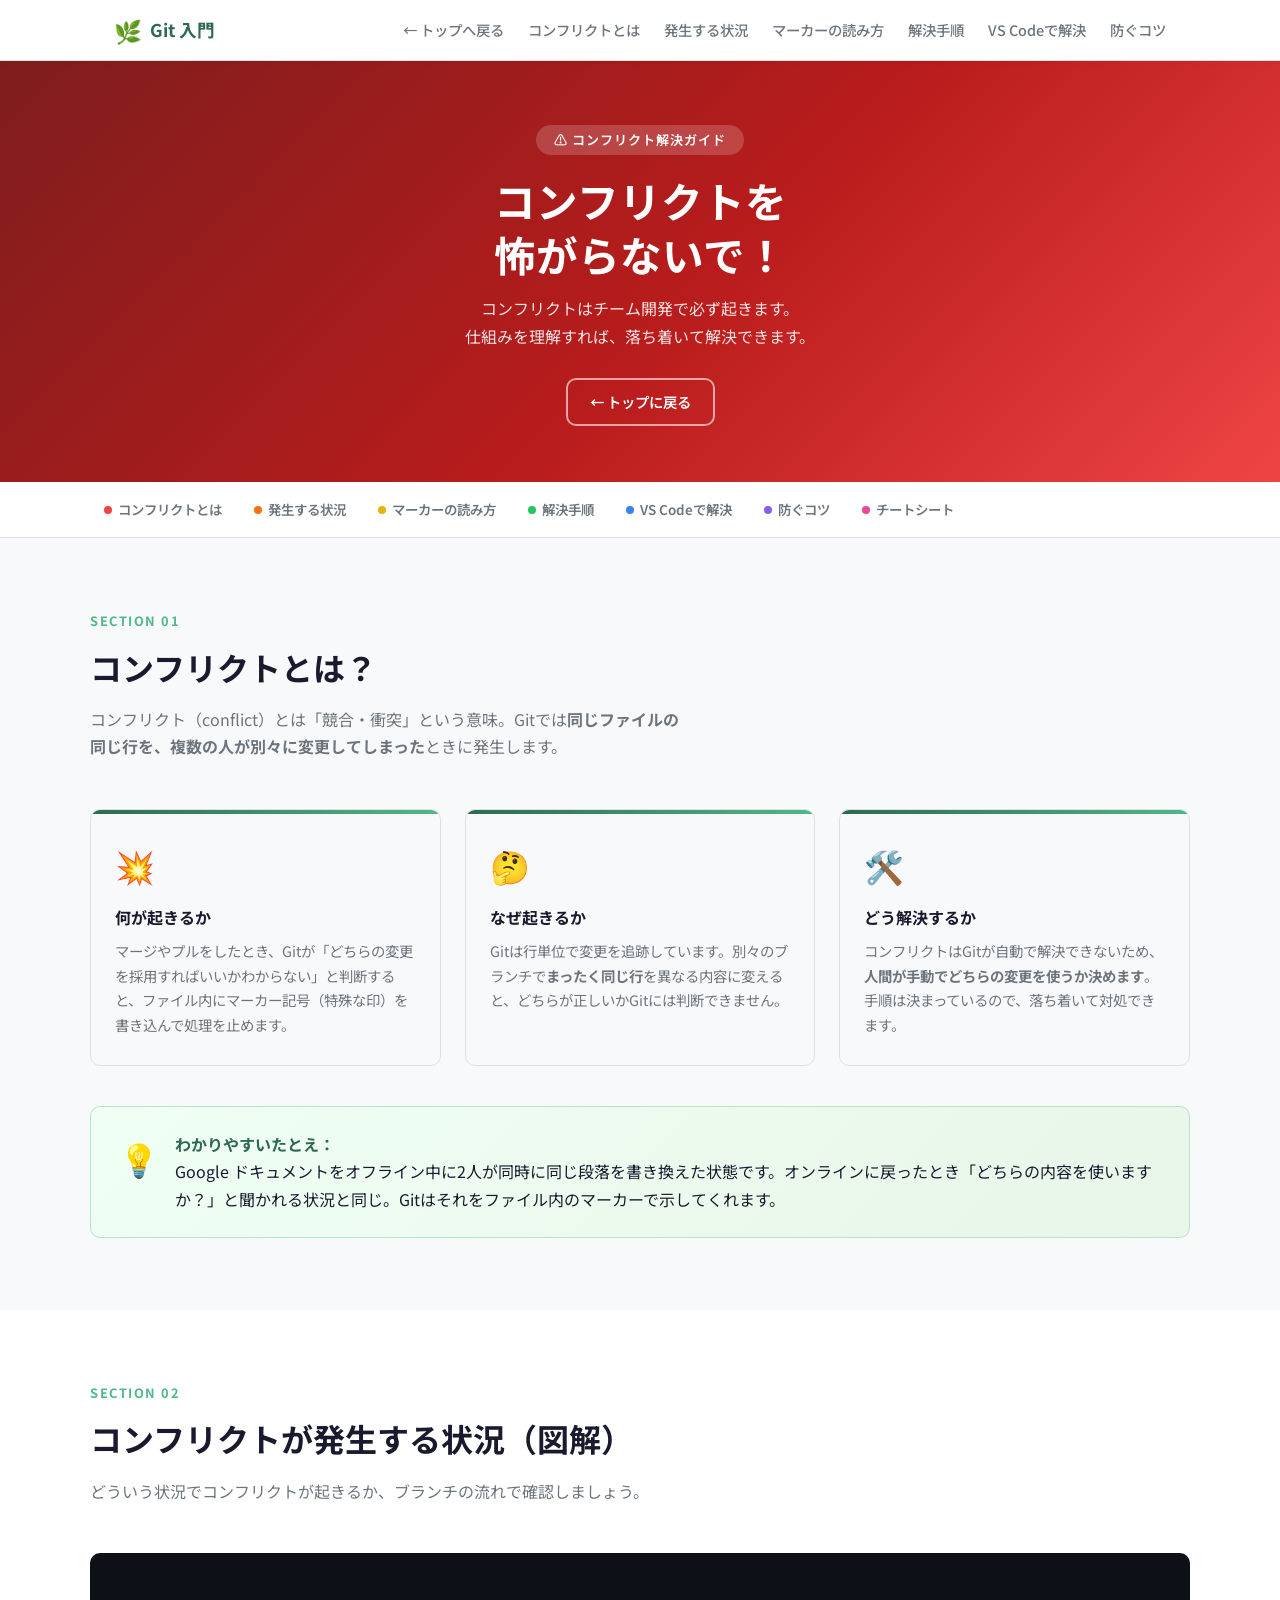
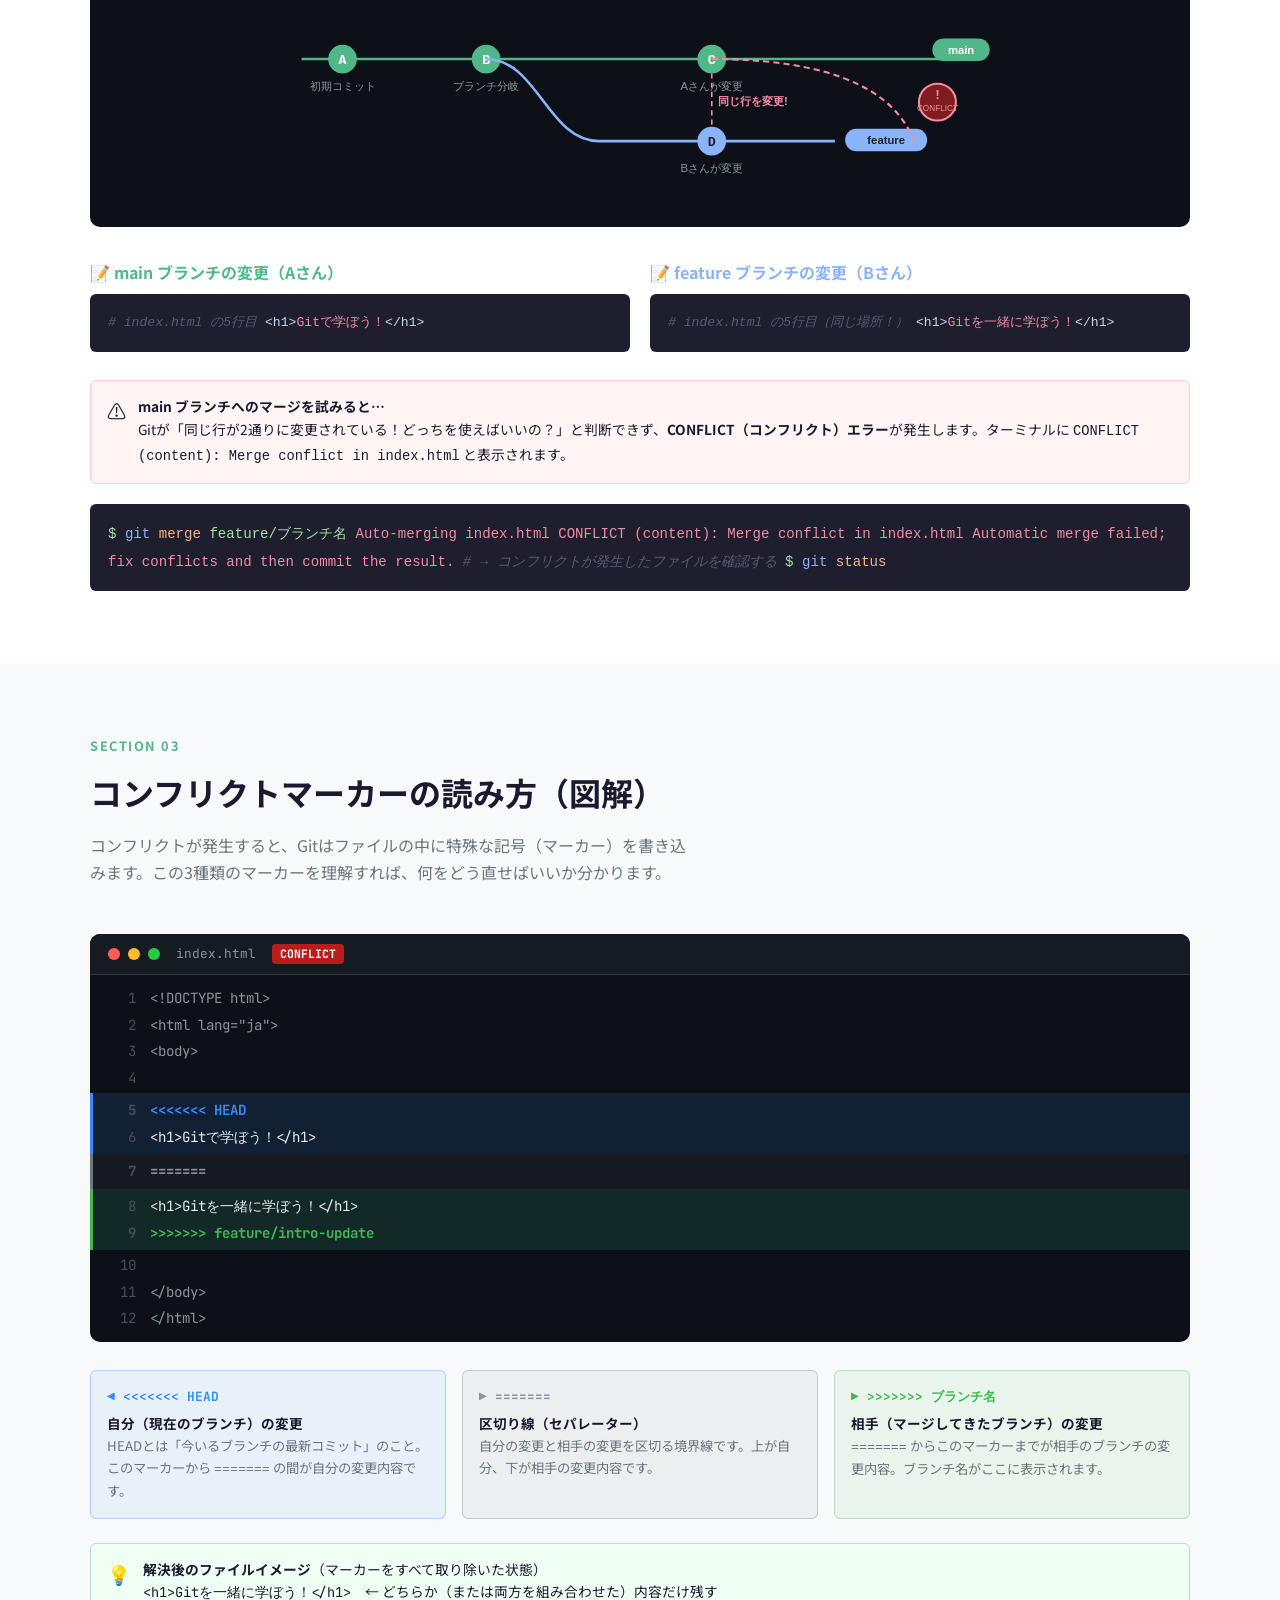
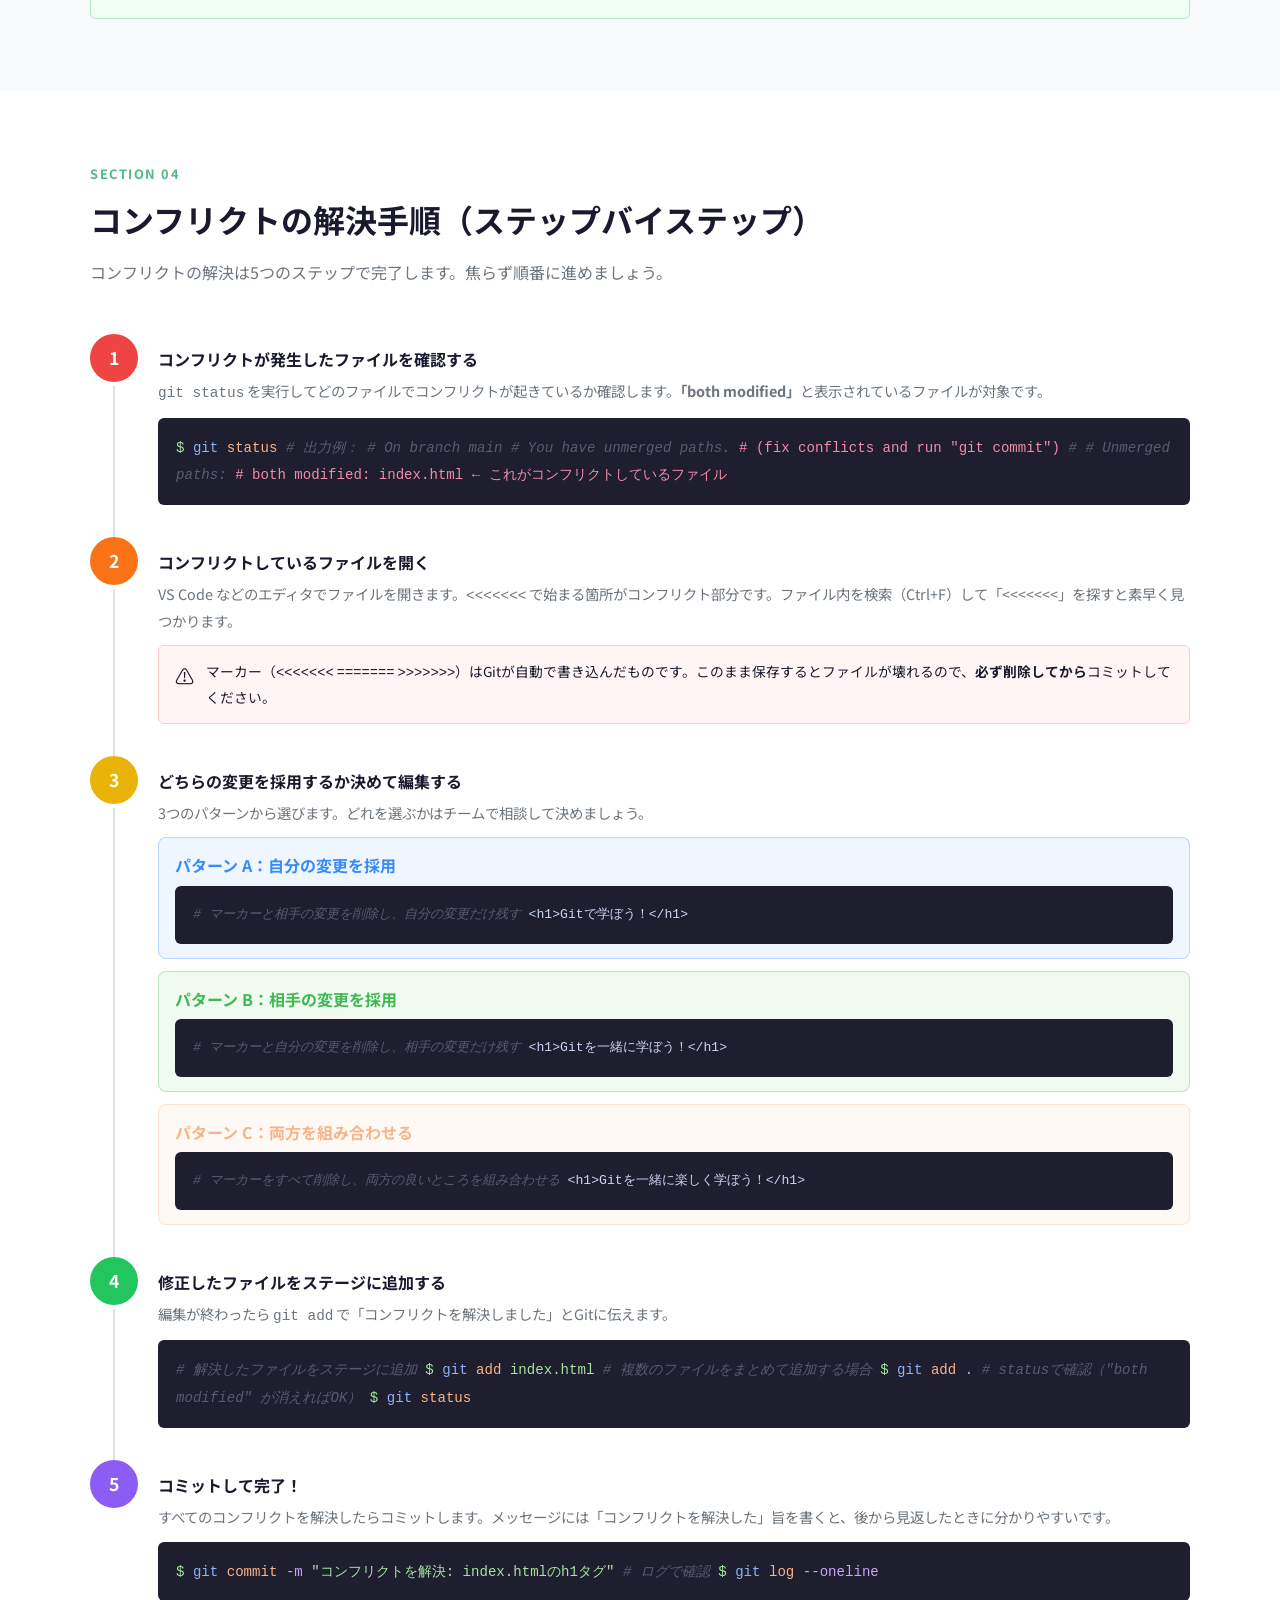
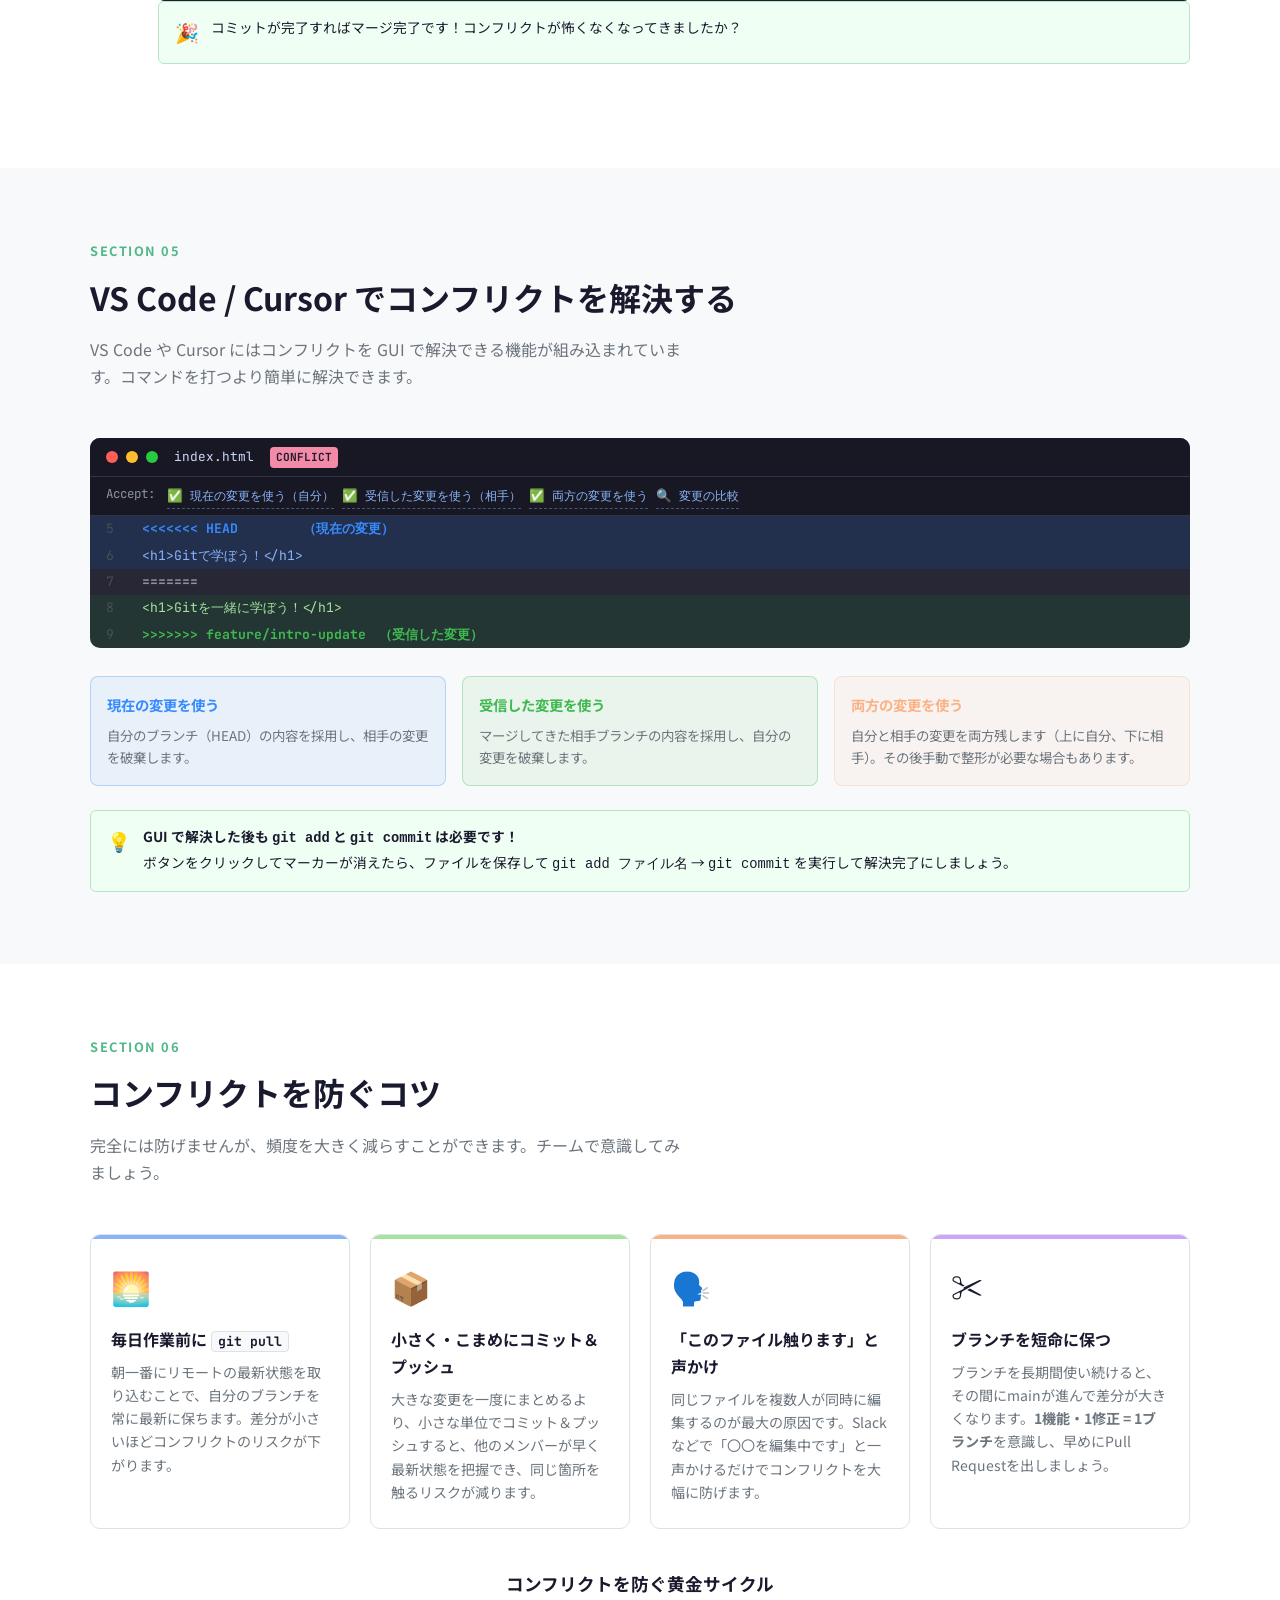
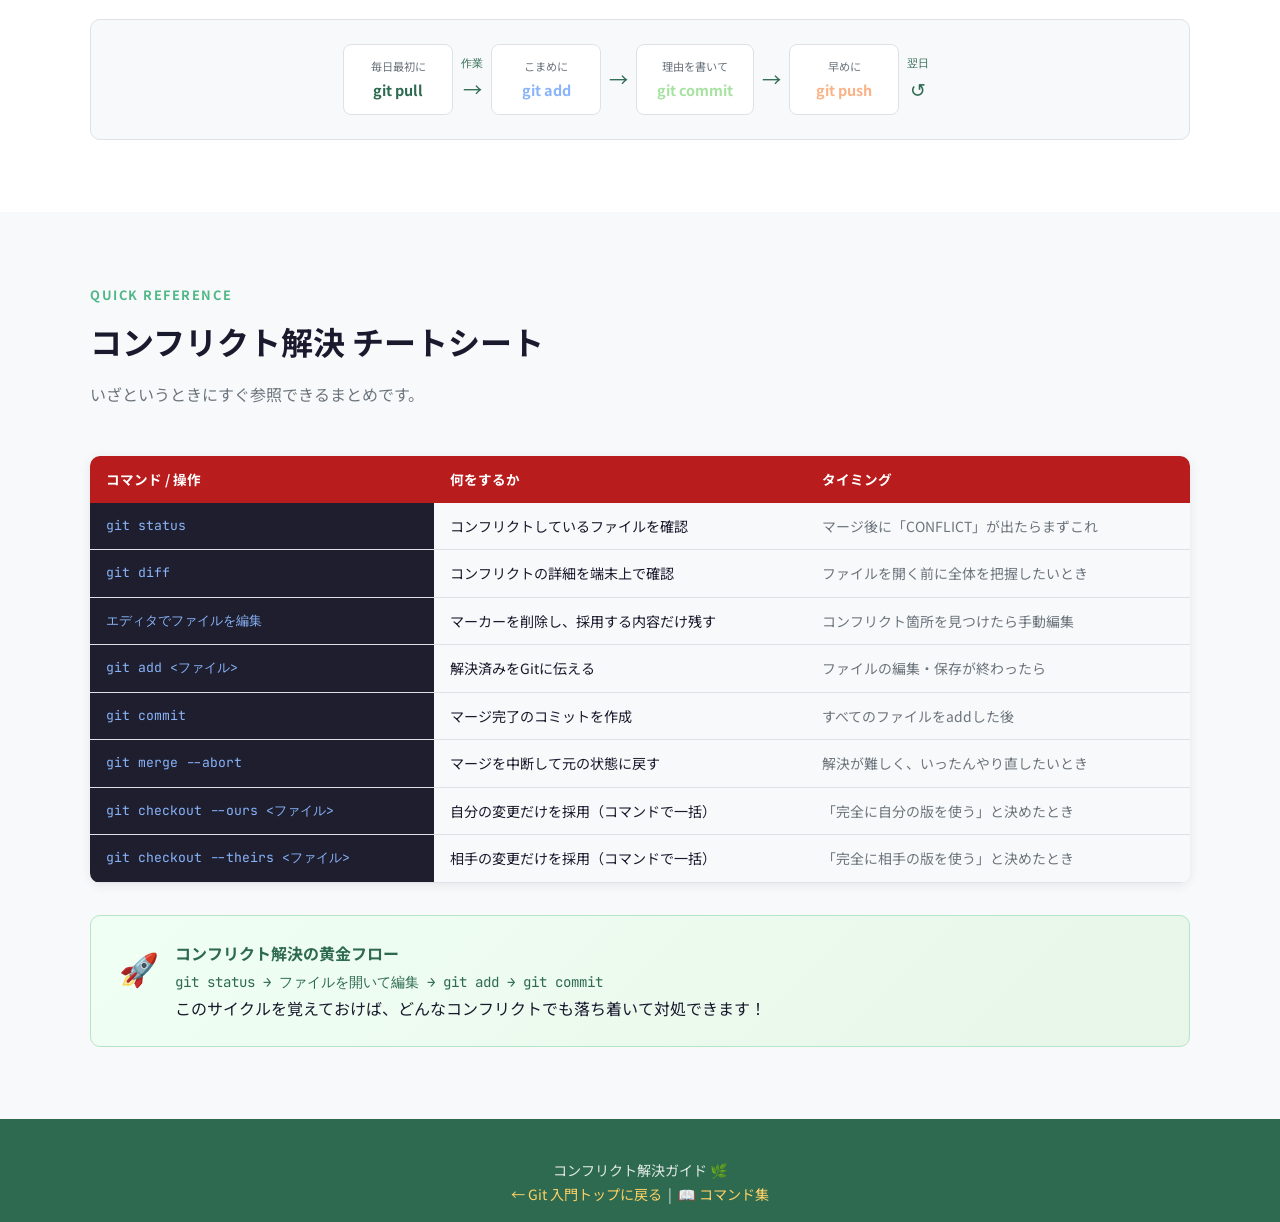
<file: pages/git-conflict.html>
<!DOCTYPE html>
<html lang="ja">
<head>
  <meta charset="UTF-8" />
  <meta name="viewport" content="width=device-width, initial-scale=1.0" />
  <title>コンフリクト解決ガイド — Git 入門</title>
  <link rel="preconnect" href="https://fonts.googleapis.com" />
  <link rel="preconnect" href="https://fonts.gstatic.com" crossorigin />
  <link href="https://fonts.googleapis.com/css2?family=Noto+Sans+JP:wght@400;500;700&family=JetBrains+Mono:wght@400;700&display=swap" rel="stylesheet" />
  <link rel="stylesheet" href="../css/style.css" />
  <style>
    /* ========================================
       コンフリクトページ固有スタイル
       ======================================== */

    .conflict-hero {
      background: linear-gradient(135deg, #7F1D1D 0%, #B91C1C 55%, #EF4444 100%);
      color: white;
      padding: 64px 24px 56px;
      text-align: center;
    }
    .conflict-hero-tag {
      display: inline-block;
      background: rgba(255,255,255,0.18);
      border-radius: 20px;
      padding: 4px 18px;
      font-size: 0.82rem;
      font-weight: 600;
      letter-spacing: 0.08em;
      margin-bottom: 18px;
    }
    .conflict-hero h1 {
      font-size: clamp(1.6rem, 4vw, 2.6rem);
      font-weight: 700;
      line-height: 1.3;
      margin-bottom: 14px;
    }
    .conflict-hero p {
      font-size: 1rem;
      opacity: 0.88;
      max-width: 520px;
      margin: 0 auto 28px;
    }

    /* 目次バー */
    .toc-bar {
      background: #fff;
      border-bottom: 1px solid var(--color-border);
      padding: 0 24px;
      overflow-x: auto;
      white-space: nowrap;
      position: sticky;
      top: 60px;
      z-index: 90;
    }
    .toc-inner {
      max-width: 1100px;
      margin: 0 auto;
      display: flex;
      gap: 4px;
      padding: 10px 0;
    }
    .toc-item {
      display: inline-flex;
      align-items: center;
      gap: 6px;
      padding: 6px 14px;
      border-radius: 20px;
      font-size: 0.84rem;
      font-weight: 600;
      color: var(--color-text-muted);
      text-decoration: none;
      transition: background 0.15s, color 0.15s;
      flex-shrink: 0;
    }
    .toc-item:hover {
      background: #FEE2E2;
      color: #B91C1C;
      text-decoration: none;
    }
    .toc-dot {
      width: 8px; height: 8px;
      border-radius: 50%;
      display: inline-block;
    }

    /* コードブロック */
    .code-block {
      background: var(--color-code-bg);
      color: var(--color-code-text);
      font-family: 'JetBrains Mono', monospace;
      font-size: 0.88rem;
      border-radius: var(--radius-sm);
      padding: 16px 18px;
      overflow-x: auto;
      line-height: 1.9;
      position: relative;
    }
    .code-block .prompt { color: #A6E3A1; user-select: none; }
    .code-block .cmd    { color: #89B4FA; }
    .code-block .arg    { color: #FAB387; }
    .code-block .flag   { color: #CBA6F7; }
    .code-block .comment{ color: #585B70; font-style: italic; }
    .code-block .str    { color: #A6E3A1; }
    .code-block .marker-head   { color: #89B4FA; font-weight: 700; }
    .code-block .marker-sep    { color: #CBA6F7; font-weight: 700; }
    .code-block .marker-theirs { color: #A6E3A1; font-weight: 700; }

    .copy-code-btn {
      position: absolute;
      top: 10px; right: 10px;
      background: rgba(255,255,255,0.1);
      border: 1px solid rgba(255,255,255,0.15);
      color: #CDD6F4;
      border-radius: 6px;
      padding: 4px 10px;
      font-size: 0.75rem;
      cursor: pointer;
      transition: background 0.15s;
    }
    .copy-code-btn:hover { background: rgba(255,255,255,0.2); }

    /* コマンドカード */
    .cmd-card {
      background: var(--color-surface);
      border: 1px solid var(--color-border);
      border-radius: var(--radius);
      overflow: hidden;
      margin-bottom: 20px;
      transition: box-shadow 0.2s;
    }
    .cmd-card:hover { box-shadow: var(--shadow); }
    .cmd-card-header {
      padding: 16px 20px 14px;
      background: var(--color-bg);
      border-bottom: 1px solid var(--color-border);
      display: flex;
      align-items: flex-start;
      justify-content: space-between;
      gap: 12px;
    }
    .cmd-card-title { font-weight: 700; font-size: 1rem; margin-bottom: 4px; }
    .cmd-card-body { padding: 20px 22px; display: flex; flex-direction: column; gap: 14px; }
    .cmd-when {
      font-size: 0.87rem;
      color: var(--color-text-muted);
      line-height: 1.6;
    }
    .cmd-when strong { color: var(--color-text); }

    .scenario-badge {
      display: inline-flex;
      align-items: center;
      gap: 6px;
      background: #FFF5F5;
      border: 1px solid #FCA5A5;
      color: #C0392B;
      border-radius: 6px;
      padding: 4px 12px;
      font-size: 0.8rem;
      font-weight: 600;
      margin-bottom: 10px;
    }
    .scenario-badge.blue {
      background: #EBF5FF; border-color: #90CAF9; color: #1565C0;
    }
    .scenario-badge.green {
      background: #F0FFF4; border-color: var(--color-primary-pale); color: var(--color-primary);
    }

    /* 警告ボックス */
    .warn-box {
      display: flex;
      gap: 12px;
      background: #FFF5F5;
      border: 1px solid #FECACA;
      border-radius: var(--radius-sm);
      padding: 14px 16px;
      font-size: 0.86rem;
      line-height: 1.65;
    }
    .warn-box .icon { font-size: 1.2rem; flex-shrink: 0; margin-top: 1px; }

    .point-box {
      display: flex;
      gap: 12px;
      background: #F0FFF4;
      border: 1px solid var(--color-primary-pale);
      border-radius: var(--radius-sm);
      padding: 14px 16px;
      font-size: 0.86rem;
      line-height: 1.65;
    }
    .point-box .icon { font-size: 1.2rem; flex-shrink: 0; margin-top: 1px; }

    /* ========================================
       ブランチ図（SVGベース）
       ======================================== */
    .branch-diagram-wrap {
      background: #0D1117;
      border-radius: var(--radius);
      padding: 24px 20px;
      overflow-x: auto;
    }
    .branch-diagram-wrap svg {
      display: block;
      min-width: 640px;
      width: 100%;
      max-width: 800px;
      margin: 0 auto;
    }

    /* ========================================
       コンフリクトマーカー図
       ======================================== */
    .conflict-viewer {
      background: #0D1117;
      border-radius: var(--radius);
      overflow: hidden;
      font-family: 'JetBrains Mono', monospace;
      font-size: 0.88rem;
      line-height: 1.6;
    }
    .conflict-viewer-header {
      background: #161B22;
      padding: 10px 18px;
      border-bottom: 1px solid #30363D;
      color: #8B949E;
      font-size: 0.8rem;
      display: flex;
      gap: 8px;
      align-items: center;
    }
    .cv-dot { width: 12px; height: 12px; border-radius: 50%; }
    .conflict-zone-mine {
      background: rgba(56, 139, 253, 0.12);
      border-left: 3px solid #388BFD;
      padding: 4px 18px 4px 15px;
    }
    .conflict-zone-sep {
      background: rgba(255,255,255,0.04);
      border-left: 3px solid #6E7681;
      padding: 4px 18px 4px 15px;
    }
    .conflict-zone-theirs {
      background: rgba(56, 211, 159, 0.12);
      border-left: 3px solid #3FB950;
      padding: 4px 18px 4px 15px;
    }
    .cv-line { color: #E6EDF3; padding: 2px 0; }
    .cv-line.marker { font-weight: 700; }
    .cv-line.mine-marker { color: #388BFD; }
    .cv-line.sep-marker  { color: #8B949E; }
    .cv-line.their-marker{ color: #3FB950; }
    .cv-line-num {
      color: #484F58;
      display: inline-block;
      width: 28px;
      text-align: right;
      margin-right: 14px;
      user-select: none;
    }

    /* マーカー説明ラベル */
    .marker-labels {
      display: grid;
      grid-template-columns: repeat(3, 1fr);
      gap: 16px;
      margin-top: 20px;
    }
    .marker-label-card {
      border-radius: var(--radius-sm);
      padding: 16px;
      font-size: 0.85rem;
      line-height: 1.6;
    }
    .marker-label-card.mine {
      background: rgba(56, 139, 253, 0.08);
      border: 1px solid rgba(56, 139, 253, 0.3);
    }
    .marker-label-card.sep {
      background: rgba(110, 118, 129, 0.08);
      border: 1px solid rgba(110, 118, 129, 0.3);
    }
    .marker-label-card.theirs {
      background: rgba(63, 185, 80, 0.08);
      border: 1px solid rgba(63, 185, 80, 0.3);
    }
    .marker-label-card .label-title {
      font-weight: 700;
      font-family: 'JetBrains Mono', monospace;
      font-size: 0.8rem;
      margin-bottom: 6px;
    }
    .marker-label-card.mine .label-title  { color: #388BFD; }
    .marker-label-card.sep .label-title   { color: #8B949E; }
    .marker-label-card.theirs .label-title{ color: #3FB950; }

    /* ========================================
       解決フロー（5ステップ）
       ======================================== */
    .resolve-flow {
      display: flex;
      flex-direction: column;
      gap: 0;
    }
    .resolve-step {
      display: flex;
      gap: 20px;
      align-items: flex-start;
      position: relative;
    }
    .resolve-step:not(:last-child)::after {
      content: '';
      position: absolute;
      left: 23px;
      top: 52px;
      bottom: -1px;
      width: 2px;
      background: var(--color-border);
    }
    .resolve-step-num {
      width: 48px;
      height: 48px;
      border-radius: 50%;
      display: flex;
      align-items: center;
      justify-content: center;
      font-weight: 700;
      font-size: 1.1rem;
      color: white;
      flex-shrink: 0;
      z-index: 1;
    }
    .resolve-step-body {
      flex: 1;
      padding-bottom: 32px;
    }
    .resolve-step-body h3 {
      font-size: 1rem;
      font-weight: 700;
      margin-bottom: 6px;
      margin-top: 12px;
    }
    .resolve-step-body p {
      font-size: 0.9rem;
      color: var(--color-text-muted);
      margin-bottom: 12px;
      line-height: 1.7;
    }

    /* ========================================
       VS Code UI モックアップ
       ======================================== */
    .vscode-mock {
      background: #1E1E2E;
      border-radius: var(--radius);
      overflow: hidden;
      font-family: 'JetBrains Mono', monospace;
      font-size: 0.82rem;
    }
    .vscode-titlebar {
      background: #181825;
      padding: 8px 16px;
      display: flex;
      align-items: center;
      gap: 8px;
      border-bottom: 1px solid #313244;
    }
    .vscode-dot { width: 12px; height: 12px; border-radius: 50%; flex-shrink: 0; }
    .vscode-filename { color: #CDD6F4; font-size: 0.8rem; margin-left: 8px; }
    .vscode-badge {
      background: #F38BA8;
      color: #1E1E2E;
      border-radius: 4px;
      padding: 1px 6px;
      font-size: 0.7rem;
      font-weight: 700;
      margin-left: 8px;
    }
    .vscode-actions {
      background: #181825;
      border-bottom: 1px solid #313244;
      padding: 6px 16px;
      display: flex;
      gap: 8px;
      flex-wrap: wrap;
    }
    .vscode-action-btn {
      color: #89B4FA;
      font-size: 0.78rem;
      cursor: default;
      padding: 2px 0;
      border-bottom: 1px dashed rgba(137,180,250,0.4);
    }
    .vscode-code {
      padding: 0;
    }
    .vscode-line {
      display: flex;
      padding: 2px 0;
    }
    .vscode-linenum {
      color: #484F58;
      width: 36px;
      text-align: right;
      padding: 0 12px 0 0;
      user-select: none;
      flex-shrink: 0;
    }
    .vscode-content { color: #CDD6F4; padding: 0 16px; }
    .vscode-line.mine    { background: rgba(56, 139, 253, 0.15); }
    .vscode-line.theirs  { background: rgba(63, 185, 80, 0.15); }
    .vscode-line.sep     { background: rgba(255,255,255,0.04); }
    .vscode-line.marker  { }
    .vscode-content.mine-m   { color: #388BFD; font-weight: 700; }
    .vscode-content.their-m  { color: #3FB950; font-weight: 700; }
    .vscode-content.sep-m    { color: #8B949E; font-weight: 700; }

    /* ========================================
       コツカード
       ======================================== */
    .tip-cards {
      display: grid;
      grid-template-columns: repeat(auto-fit, minmax(260px, 1fr));
      gap: 20px;
    }
    .tip-card {
      background: var(--color-surface);
      border: 1px solid var(--color-border);
      border-radius: var(--radius);
      padding: 24px 20px;
      position: relative;
      overflow: hidden;
    }
    .tip-card::before {
      content: '';
      position: absolute;
      top: 0; left: 0; right: 0;
      height: 4px;
    }
    .tip-card.c1::before { background: #89B4FA; }
    .tip-card.c2::before { background: #A6E3A1; }
    .tip-card.c3::before { background: #FAB387; }
    .tip-card.c4::before { background: #CBA6F7; }
    .tip-card-icon { font-size: 2rem; margin-bottom: 12px; }
    .tip-card h3 { font-size: 1rem; font-weight: 700; margin-bottom: 8px; }
    .tip-card p { font-size: 0.88rem; color: var(--color-text-muted); line-height: 1.65; }
    .tip-card code {
      background: var(--color-bg);
      border: 1px solid var(--color-border);
      border-radius: 4px;
      padding: 1px 6px;
      font-family: 'JetBrains Mono', monospace;
      font-size: 0.82rem;
    }

    /* チートシート */
    .cheat-table {
      width: 100%;
      border-collapse: collapse;
      font-size: 0.9rem;
    }
    .cheat-table thead th {
      background: #B91C1C;
      color: white;
      padding: 12px 16px;
      text-align: left;
      font-size: 0.85rem;
    }
    .cheat-table thead th:first-child { border-radius: 8px 0 0 0; }
    .cheat-table thead th:last-child  { border-radius: 0 8px 0 0; }
    .cheat-table tbody tr { border-bottom: 1px solid var(--color-border); }
    .cheat-table tbody tr:nth-child(even) { background: var(--color-bg); }
    .cheat-table tbody tr:hover { background: #FFF5F5; }
    .cheat-table td { padding: 12px 16px; vertical-align: top; line-height: 1.6; }
    .cheat-table td:first-child {
      font-family: 'JetBrains Mono', monospace;
      font-size: 0.82rem;
      color: #89B4FA;
      background: #1E1E2E;
      white-space: nowrap;
    }
    .cheat-table td:nth-child(2) { font-size: 0.88rem; }
    .cheat-table td:nth-child(3) { color: var(--color-text-muted); font-size: 0.87rem; }

    @media (max-width: 640px) {
      .marker-labels { grid-template-columns: 1fr; }
      .tip-cards { grid-template-columns: 1fr; }
    }
  </style>
</head>
<body>

<!-- ナビゲーション -->
<nav class="nav">
  <div class="nav-inner">
    <div class="nav-logo">
      <span class="logo-icon">🌿</span>
      Git 入門
    </div>
    <ul class="nav-links">
      <li><a href="../index.html">← トップへ戻る</a></li>
      <li><a href="#what">コンフリクトとは</a></li>
      <li><a href="#how-it-happens">発生する状況</a></li>
      <li><a href="#markers">マーカーの読み方</a></li>
      <li><a href="#resolve">解決手順</a></li>
      <li><a href="#vscode">VS Codeで解決</a></li>
      <li><a href="#tips">防ぐコツ</a></li>
    </ul>
  </div>
</nav>

<!-- ヒーロー -->
<div class="conflict-hero">
  <div class="conflict-hero-tag">⚠️ コンフリクト解決ガイド</div>
  <h1>コンフリクトを<br>怖がらないで！</h1>
  <p>コンフリクトはチーム開発で必ず起きます。<br>仕組みを理解すれば、落ち着いて解決できます。</p>
  <a href="../index.html" class="btn btn-outline" style="font-size:0.9rem; padding:10px 22px; border-color:rgba(255,255,255,0.6);">← トップに戻る</a>
</div>

<!-- 目次バー -->
<div class="toc-bar">
  <div class="toc-inner">
    <a href="#what"          class="toc-item"><span class="toc-dot" style="background:#EF4444"></span>コンフリクトとは</a>
    <a href="#how-it-happens"class="toc-item"><span class="toc-dot" style="background:#F97316"></span>発生する状況</a>
    <a href="#markers"       class="toc-item"><span class="toc-dot" style="background:#EAB308"></span>マーカーの読み方</a>
    <a href="#resolve"       class="toc-item"><span class="toc-dot" style="background:#22C55E"></span>解決手順</a>
    <a href="#vscode"        class="toc-item"><span class="toc-dot" style="background:#3B82F6"></span>VS Codeで解決</a>
    <a href="#tips"          class="toc-item"><span class="toc-dot" style="background:#8B5CF6"></span>防ぐコツ</a>
    <a href="#cheatsheet"   class="toc-item"><span class="toc-dot" style="background:#EC4899"></span>チートシート</a>
  </div>
</div>


<!-- ===== コンフリクトとは？ ===== -->
<section class="section" id="what">
  <div class="container">
    <p class="section-label">Section 01</p>
    <h2 class="section-title">コンフリクトとは？</h2>
    <p class="section-desc">コンフリクト（conflict）とは「競合・衝突」という意味。Gitでは<strong>同じファイルの同じ行を、複数の人が別々に変更してしまった</strong>ときに発生します。</p>

    <div class="concept-grid">
      <div class="concept-card">
        <div class="concept-icon">💥</div>
        <h3>何が起きるか</h3>
        <p>マージやプルをしたとき、Gitが「どちらの変更を採用すればいいかわからない」と判断すると、ファイル内にマーカー記号（特殊な印）を書き込んで処理を止めます。</p>
      </div>
      <div class="concept-card">
        <div class="concept-icon">🤔</div>
        <h3>なぜ起きるか</h3>
        <p>Gitは行単位で変更を追跡しています。別々のブランチで<strong>まったく同じ行</strong>を異なる内容に変えると、どちらが正しいかGitには判断できません。</p>
      </div>
      <div class="concept-card">
        <div class="concept-icon">🛠️</div>
        <h3>どう解決するか</h3>
        <p>コンフリクトはGitが自動で解決できないため、<strong>人間が手動でどちらの変更を使うか決めます</strong>。手順は決まっているので、落ち着いて対処できます。</p>
      </div>
    </div>

    <div class="analogy-box">
      <div class="analogy-icon">💡</div>
      <div>
        <strong>わかりやすいたとえ：</strong><br>
        Google ドキュメントをオフライン中に2人が同時に同じ段落を書き換えた状態です。オンラインに戻ったとき「どちらの内容を使いますか？」と聞かれる状況と同じ。Gitはそれをファイル内のマーカーで示してくれます。
      </div>
    </div>
  </div>
</section>


<!-- ===== コンフリクトが発生する状況 ===== -->
<section class="section section-alt" id="how-it-happens">
  <div class="container">
    <p class="section-label">Section 02</p>
    <h2 class="section-title">コンフリクトが発生する状況（図解）</h2>
    <p class="section-desc">どういう状況でコンフリクトが起きるか、ブランチの流れで確認しましょう。</p>

    <!-- ブランチ図 -->
    <div class="branch-diagram-wrap" style="margin-bottom: 32px;">
      <svg viewBox="0 0 780 220" xmlns="http://www.w3.org/2000/svg" aria-label="ブランチ図">
        <!-- ========== main ブランチ ========== -->
        <!-- ライン -->
        <line x1="60" y1="80" x2="720" y2="80" stroke="#52B788" stroke-width="2.5"/>

        <!-- コミット A -->
        <circle cx="100" cy="80" r="14" fill="#52B788"/>
        <text x="100" y="85" text-anchor="middle" fill="white" font-size="13" font-family="monospace" font-weight="700">A</text>
        <text x="100" y="110" text-anchor="middle" fill="#8B949E" font-size="11" font-family="sans-serif">初期コミット</text>

        <!-- コミット B（分岐点） -->
        <circle cx="240" cy="80" r="14" fill="#52B788"/>
        <text x="240" y="85" text-anchor="middle" fill="white" font-size="13" font-family="monospace" font-weight="700">B</text>
        <text x="240" y="110" text-anchor="middle" fill="#8B949E" font-size="11" font-family="sans-serif">ブランチ分岐</text>

        <!-- コミット C (main の変更) -->
        <circle cx="460" cy="80" r="14" fill="#52B788"/>
        <text x="460" y="85" text-anchor="middle" fill="white" font-size="13" font-family="monospace" font-weight="700">C</text>
        <text x="460" y="110" text-anchor="middle" fill="#8B949E" font-size="11" font-family="sans-serif">Aさんが変更</text>

        <!-- main ラベル -->
        <rect x="675" y="60" width="56" height="22" rx="11" fill="#52B788"/>
        <text x="703" y="75" text-anchor="middle" fill="white" font-size="11" font-family="sans-serif" font-weight="700">main</text>

        <!-- ========== feature ブランチ ========== -->
        <!-- 曲線（分岐） -->
        <path d="M 240 80 C 290 80 300 160 350 160" fill="none" stroke="#89B4FA" stroke-width="2.5"/>
        <!-- ライン -->
        <line x1="350" y1="160" x2="580" y2="160" stroke="#89B4FA" stroke-width="2.5"/>

        <!-- コミット D (feature の変更) -->
        <circle cx="460" cy="160" r="14" fill="#89B4FA"/>
        <text x="460" y="165" text-anchor="middle" fill="#1E1E2E" font-size="13" font-family="monospace" font-weight="700">D</text>
        <text x="460" y="190" text-anchor="middle" fill="#8B949E" font-size="11" font-family="sans-serif">Bさんが変更</text>

        <!-- feature ラベル -->
        <rect x="590" y="148" width="80" height="22" rx="11" fill="#89B4FA"/>
        <text x="630" y="163" text-anchor="middle" fill="#1E1E2E" font-size="11" font-family="sans-serif" font-weight="700">feature</text>

        <!-- ========== 同じ行を変更した矢印 ========== -->
        <!-- Cからの点線 -->
        <line x1="460" y1="94" x2="460" y2="146" stroke="#F38BA8" stroke-width="1.5" stroke-dasharray="5,4"/>
        <text x="466" y="125" fill="#F38BA8" font-size="11" font-family="sans-serif" font-weight="700">同じ行を変更!</text>

        <!-- ========== マージ失敗 ========== -->
        <!-- マージ先（失敗） -->
        <path d="M 460 80 C 650 80 650 160 660 160" fill="none" stroke="#F38BA8" stroke-width="2" stroke-dasharray="6,4"/>
        <circle cx="680" cy="122" r="18" fill="#7F1D1D" stroke="#F38BA8" stroke-width="2"/>
        <text x="680" y="119" text-anchor="middle" fill="#F38BA8" font-size="13" font-family="monospace" font-weight="700">!</text>
        <text x="680" y="131" text-anchor="middle" fill="#F38BA8" font-size="8" font-family="sans-serif">CONFLICT</text>

      </svg>
    </div>

    <!-- 具体的なコード例 -->
    <div style="display: grid; grid-template-columns: 1fr 1fr; gap: 20px; margin-bottom: 28px;">
      <div>
        <p style="font-weight:700; margin-bottom:8px; color:#52B788;">📝 main ブランチの変更（Aさん）</p>
        <div class="code-block" style="font-size:0.82rem;">
          <code><span class="comment"># index.html の5行目</span>
&lt;h1&gt;<span style="color:#F38BA8;">Gitで学ぼう！</span>&lt;/h1&gt;</code>
        </div>
      </div>
      <div>
        <p style="font-weight:700; margin-bottom:8px; color:#89B4FA;">📝 feature ブランチの変更（Bさん）</p>
        <div class="code-block" style="font-size:0.82rem;">
          <code><span class="comment"># index.html の5行目（同じ場所！）</span>
&lt;h1&gt;<span style="color:#F38BA8;">Gitを一緒に学ぼう！</span>&lt;/h1&gt;</code>
        </div>
      </div>
    </div>

    <div class="warn-box">
      <div class="icon">⚠️</div>
      <div>
        <strong>main ブランチへのマージを試みると…</strong><br>
        Gitが「同じ行が2通りに変更されている！どっちを使えばいいの？」と判断できず、<strong>CONFLICT（コンフリクト）エラー</strong>が発生します。ターミナルに <code>CONFLICT (content): Merge conflict in index.html</code> と表示されます。
      </div>
    </div>

    <div style="margin-top: 20px;">
      <div class="code-block">
        <code><span class="prompt">$ </span><span class="cmd">git</span> <span class="arg">merge</span> <span class="str">feature/ブランチ名</span>
<span style="color:#F38BA8;">Auto-merging index.html
CONFLICT (content): Merge conflict in index.html
Automatic merge failed; fix conflicts and then commit the result.</span>

<span class="comment"># → コンフリクトが発生したファイルを確認する</span>
<span class="prompt">$ </span><span class="cmd">git</span> <span class="arg">status</span></code>
      </div>
    </div>
  </div>
</section>


<!-- ===== マーカーの読み方 ===== -->
<section class="section" id="markers">
  <div class="container">
    <p class="section-label">Section 03</p>
    <h2 class="section-title">コンフリクトマーカーの読み方（図解）</h2>
    <p class="section-desc">コンフリクトが発生すると、Gitはファイルの中に特殊な記号（マーカー）を書き込みます。この3種類のマーカーを理解すれば、何をどう直せばいいか分かります。</p>

    <!-- コンフリクトビュワー -->
    <div class="conflict-viewer" style="margin-bottom: 28px;">
      <div class="conflict-viewer-header">
        <div class="cv-dot" style="background:#FF5F57;"></div>
        <div class="cv-dot" style="background:#FFBD2E;"></div>
        <div class="cv-dot" style="background:#28CA41;"></div>
        <span style="margin-left:8px;">index.html</span>
        <span style="background:#B91C1C; color:white; border-radius:4px; padding:1px 8px; font-size:0.72rem; font-weight:700; margin-left:8px;">CONFLICT</span>
      </div>
      <div style="padding: 8px 0;">

        <!-- 変更前の共通部分 -->
        <div style="padding: 2px 18px;">
          <div class="cv-line"><span class="cv-line-num">1</span><span style="color:#8B949E;">&lt;!DOCTYPE html&gt;</span></div>
          <div class="cv-line"><span class="cv-line-num">2</span><span style="color:#8B949E;">&lt;html lang="ja"&gt;</span></div>
          <div class="cv-line"><span class="cv-line-num">3</span><span style="color:#8B949E;">&lt;body&gt;</span></div>
          <div class="cv-line"><span class="cv-line-num">4</span><span style="color:#8B949E;"> </span></div>
        </div>

        <!-- 自分の変更（HEAD） -->
        <div class="conflict-zone-mine">
          <div class="cv-line marker mine-marker"><span class="cv-line-num">5</span>&lt;&lt;&lt;&lt;&lt;&lt;&lt; HEAD</div>
          <div class="cv-line"><span class="cv-line-num">6</span>&lt;h1&gt;Gitで学ぼう！&lt;/h1&gt;</div>
        </div>

        <!-- セパレーター -->
        <div class="conflict-zone-sep">
          <div class="cv-line marker sep-marker"><span class="cv-line-num">7</span>=======</div>
        </div>

        <!-- 相手の変更 -->
        <div class="conflict-zone-theirs">
          <div class="cv-line"><span class="cv-line-num">8</span>&lt;h1&gt;Gitを一緒に学ぼう！&lt;/h1&gt;</div>
          <div class="cv-line marker their-marker"><span class="cv-line-num">9</span>&gt;&gt;&gt;&gt;&gt;&gt;&gt; feature/intro-update</div>
        </div>

        <!-- 変更後の共通部分 -->
        <div style="padding: 2px 18px;">
          <div class="cv-line"><span class="cv-line-num">10</span><span style="color:#8B949E;"> </span></div>
          <div class="cv-line"><span class="cv-line-num">11</span><span style="color:#8B949E;">&lt;/body&gt;</span></div>
          <div class="cv-line"><span class="cv-line-num">12</span><span style="color:#8B949E;">&lt;/html&gt;</span></div>
        </div>
      </div>
    </div>

    <!-- マーカー説明 -->
    <div class="marker-labels">
      <div class="marker-label-card mine">
        <div class="label-title">◀ &lt;&lt;&lt;&lt;&lt;&lt;&lt; HEAD</div>
        <strong>自分（現在のブランチ）の変更</strong><br>
        <span style="font-size:0.83rem; color:var(--color-text-muted);">HEADとは「今いるブランチの最新コミット」のこと。このマーカーから <code>=======</code> の間が自分の変更内容です。</span>
      </div>
      <div class="marker-label-card sep">
        <div class="label-title">▶ =======</div>
        <strong>区切り線（セパレーター）</strong><br>
        <span style="font-size:0.83rem; color:var(--color-text-muted);">自分の変更と相手の変更を区切る境界線です。上が自分、下が相手の変更内容です。</span>
      </div>
      <div class="marker-label-card theirs">
        <div class="label-title">▶ &gt;&gt;&gt;&gt;&gt;&gt;&gt; ブランチ名</div>
        <strong>相手（マージしてきたブランチ）の変更</strong><br>
        <span style="font-size:0.83rem; color:var(--color-text-muted);"><code>=======</code> からこのマーカーまでが相手のブランチの変更内容。ブランチ名がここに表示されます。</span>
      </div>
    </div>

    <div class="point-box" style="margin-top: 24px;">
      <div class="icon">💡</div>
      <div>
        <strong>解決後のファイルイメージ</strong>（マーカーをすべて取り除いた状態）<br>
        <code style="font-family:'JetBrains Mono',monospace; font-size:0.85rem;">&lt;h1&gt;Gitを一緒に学ぼう！&lt;/h1&gt;</code>　← どちらか（または両方を組み合わせた）内容だけ残す
      </div>
    </div>
  </div>
</section>


<!-- ===== 解決手順 ===== -->
<section class="section section-alt" id="resolve">
  <div class="container">
    <p class="section-label">Section 04</p>
    <h2 class="section-title">コンフリクトの解決手順（ステップバイステップ）</h2>
    <p class="section-desc">コンフリクトの解決は5つのステップで完了します。焦らず順番に進めましょう。</p>

    <div class="resolve-flow">

      <!-- STEP 1 -->
      <div class="resolve-step">
        <div class="resolve-step-num" style="background:#EF4444;">1</div>
        <div class="resolve-step-body">
          <h3>コンフリクトが発生したファイルを確認する</h3>
          <p><code>git status</code> を実行してどのファイルでコンフリクトが起きているか確認します。<strong>「both modified」</strong>と表示されているファイルが対象です。</p>
          <div class="code-block">
            <code><span class="prompt">$ </span><span class="cmd">git</span> <span class="arg">status</span>

<span class="comment"># 出力例：</span>
<span class="comment"># On branch main</span>
<span class="comment"># You have unmerged paths.</span>
<span style="color:#F38BA8;">#   (fix conflicts and run "git commit")</span>
<span class="comment">#</span>
<span class="comment"># Unmerged paths:</span>
<span style="color:#F38BA8;">#   both modified:   index.html   ← これがコンフリクトしているファイル</span></code>
          </div>
        </div>
      </div>

      <!-- STEP 2 -->
      <div class="resolve-step">
        <div class="resolve-step-num" style="background:#F97316;">2</div>
        <div class="resolve-step-body">
          <h3>コンフリクトしているファイルを開く</h3>
          <p>VS Code などのエディタでファイルを開きます。<code>&lt;&lt;&lt;&lt;&lt;&lt;&lt;</code> で始まる箇所がコンフリクト部分です。ファイル内を検索（Ctrl+F）して「&lt;&lt;&lt;&lt;&lt;&lt;&lt;」を探すと素早く見つかります。</p>
          <div class="warn-box">
            <div class="icon">⚠️</div>
            <div>マーカー（<code>&lt;&lt;&lt;&lt;&lt;&lt;&lt;</code> <code>=======</code> <code>&gt;&gt;&gt;&gt;&gt;&gt;&gt;</code>）はGitが自動で書き込んだものです。このまま保存するとファイルが壊れるので、<strong>必ず削除してから</strong>コミットしてください。</div>
          </div>
        </div>
      </div>

      <!-- STEP 3 -->
      <div class="resolve-step">
        <div class="resolve-step-num" style="background:#EAB308;">3</div>
        <div class="resolve-step-body">
          <h3>どちらの変更を採用するか決めて編集する</h3>
          <p>3つのパターンから選びます。どれを選ぶかはチームで相談して決めましょう。</p>

          <div style="display:flex; flex-direction:column; gap:12px;">
            <!-- パターンA -->
            <div style="background:rgba(56,139,253,0.08); border:1px solid rgba(56,139,253,0.3); border-radius:8px; padding:14px 16px;">
              <div style="font-weight:700; color:#388BFD; margin-bottom:6px;">パターン A：自分の変更を採用</div>
              <div class="code-block" style="font-size:0.82rem;">
                <code><span class="comment"># マーカーと相手の変更を削除し、自分の変更だけ残す</span>
&lt;h1&gt;Gitで学ぼう！&lt;/h1&gt;</code>
              </div>
            </div>
            <!-- パターンB -->
            <div style="background:rgba(63,185,80,0.08); border:1px solid rgba(63,185,80,0.3); border-radius:8px; padding:14px 16px;">
              <div style="font-weight:700; color:#3FB950; margin-bottom:6px;">パターン B：相手の変更を採用</div>
              <div class="code-block" style="font-size:0.82rem;">
                <code><span class="comment"># マーカーと自分の変更を削除し、相手の変更だけ残す</span>
&lt;h1&gt;Gitを一緒に学ぼう！&lt;/h1&gt;</code>
              </div>
            </div>
            <!-- パターンC -->
            <div style="background:rgba(250,179,135,0.08); border:1px solid rgba(250,179,135,0.3); border-radius:8px; padding:14px 16px;">
              <div style="font-weight:700; color:#FAB387; margin-bottom:6px;">パターン C：両方を組み合わせる</div>
              <div class="code-block" style="font-size:0.82rem;">
                <code><span class="comment"># マーカーをすべて削除し、両方の良いところを組み合わせる</span>
&lt;h1&gt;Gitを一緒に楽しく学ぼう！&lt;/h1&gt;</code>
              </div>
            </div>
          </div>
        </div>
      </div>

      <!-- STEP 4 -->
      <div class="resolve-step">
        <div class="resolve-step-num" style="background:#22C55E;">4</div>
        <div class="resolve-step-body">
          <h3>修正したファイルをステージに追加する</h3>
          <p>編集が終わったら <code>git add</code> で「コンフリクトを解決しました」とGitに伝えます。</p>
          <div class="code-block">
            <code><span class="comment"># 解決したファイルをステージに追加</span>
<span class="prompt">$ </span><span class="cmd">git</span> <span class="arg">add</span> <span class="str">index.html</span>

<span class="comment"># 複数のファイルをまとめて追加する場合</span>
<span class="prompt">$ </span><span class="cmd">git</span> <span class="arg">add</span> <span class="flag">.</span>

<span class="comment"># statusで確認（"both modified" が消えればOK）</span>
<span class="prompt">$ </span><span class="cmd">git</span> <span class="arg">status</span></code>
          </div>
        </div>
      </div>

      <!-- STEP 5 -->
      <div class="resolve-step">
        <div class="resolve-step-num" style="background:#8B5CF6;">5</div>
        <div class="resolve-step-body">
          <h3>コミットして完了！</h3>
          <p>すべてのコンフリクトを解決したらコミットします。メッセージには「コンフリクトを解決した」旨を書くと、後から見返したときに分かりやすいです。</p>
          <div class="code-block">
            <code><span class="prompt">$ </span><span class="cmd">git</span> <span class="arg">commit</span> <span class="flag">-m</span> <span class="str">"コンフリクトを解決: index.htmlのh1タグ"</span>

<span class="comment"># ログで確認</span>
<span class="prompt">$ </span><span class="cmd">git</span> <span class="arg">log</span> <span class="flag">--oneline</span></code>
          </div>
          <div class="point-box" style="margin-top:0;">
            <div class="icon">🎉</div>
            <div>コミットが完了すればマージ完了です！コンフリクトが怖くなくなってきましたか？</div>
          </div>
        </div>
      </div>

    </div><!-- /resolve-flow -->
  </div>
</section>


<!-- ===== VS Code での解決 ===== -->
<section class="section" id="vscode">
  <div class="container">
    <p class="section-label">Section 05</p>
    <h2 class="section-title">VS Code / Cursor でコンフリクトを解決する</h2>
    <p class="section-desc">VS Code や Cursor にはコンフリクトを GUI で解決できる機能が組み込まれています。コマンドを打つより簡単に解決できます。</p>

    <!-- VS Code モックアップ -->
    <div class="vscode-mock" style="margin-bottom: 28px;">
      <div class="vscode-titlebar">
        <div class="vscode-dot" style="background:#FF5F57;"></div>
        <div class="vscode-dot" style="background:#FFBD2E;"></div>
        <div class="vscode-dot" style="background:#28CA41;"></div>
        <span class="vscode-filename">index.html</span>
        <span class="vscode-badge">CONFLICT</span>
      </div>
      <!-- アクションボタン -->
      <div class="vscode-actions">
        <span style="color:#8B949E; font-size:0.78rem; margin-right:4px;">Accept:</span>
        <span class="vscode-action-btn">✅ 現在の変更を使う（自分）</span>
        <span class="vscode-action-btn">✅ 受信した変更を使う（相手）</span>
        <span class="vscode-action-btn">✅ 両方の変更を使う</span>
        <span class="vscode-action-btn">🔍 変更の比較</span>
      </div>
      <!-- コード表示 -->
      <div class="vscode-code">
        <div class="vscode-line marker mine">
          <span class="vscode-linenum">5</span>
          <span class="vscode-content mine-m">&lt;&lt;&lt;&lt;&lt;&lt;&lt; HEAD　　　　　（現在の変更）</span>
        </div>
        <div class="vscode-line mine">
          <span class="vscode-linenum">6</span>
          <span class="vscode-content" style="color:#89B4FA;">&lt;h1&gt;Gitで学ぼう！&lt;/h1&gt;</span>
        </div>
        <div class="vscode-line sep">
          <span class="vscode-linenum">7</span>
          <span class="vscode-content sep-m">=======</span>
        </div>
        <div class="vscode-line theirs">
          <span class="vscode-linenum">8</span>
          <span class="vscode-content" style="color:#A6E3A1;">&lt;h1&gt;Gitを一緒に学ぼう！&lt;/h1&gt;</span>
        </div>
        <div class="vscode-line marker theirs">
          <span class="vscode-linenum">9</span>
          <span class="vscode-content their-m">&gt;&gt;&gt;&gt;&gt;&gt;&gt; feature/intro-update　（受信した変更）</span>
        </div>
      </div>
    </div>

    <!-- ボタンの説明 -->
    <div style="display: grid; grid-template-columns: repeat(auto-fit, minmax(220px, 1fr)); gap: 16px; margin-bottom: 24px;">
      <div style="background:rgba(56,139,253,0.08); border:1px solid rgba(56,139,253,0.3); border-radius:8px; padding:16px;">
        <div style="font-weight:700; color:#388BFD; margin-bottom:6px; font-size:0.9rem;">現在の変更を使う</div>
        <p style="font-size:0.84rem; color:var(--color-text-muted); margin:0;">自分のブランチ（HEAD）の内容を採用し、相手の変更を破棄します。</p>
      </div>
      <div style="background:rgba(63,185,80,0.08); border:1px solid rgba(63,185,80,0.3); border-radius:8px; padding:16px;">
        <div style="font-weight:700; color:#3FB950; margin-bottom:6px; font-size:0.9rem;">受信した変更を使う</div>
        <p style="font-size:0.84rem; color:var(--color-text-muted); margin:0;">マージしてきた相手ブランチの内容を採用し、自分の変更を破棄します。</p>
      </div>
      <div style="background:rgba(250,179,135,0.08); border:1px solid rgba(250,179,135,0.3); border-radius:8px; padding:16px;">
        <div style="font-weight:700; color:#FAB387; margin-bottom:6px; font-size:0.9rem;">両方の変更を使う</div>
        <p style="font-size:0.84rem; color:var(--color-text-muted); margin:0;">自分と相手の変更を両方残します（上に自分、下に相手）。その後手動で整形が必要な場合もあります。</p>
      </div>
    </div>

    <div class="point-box">
      <div class="icon">💡</div>
      <div>
        <strong>GUI で解決した後も <code>git add</code> と <code>git commit</code> は必要です！</strong><br>
        ボタンをクリックしてマーカーが消えたら、ファイルを保存して <code>git add ファイル名</code> → <code>git commit</code> を実行して解決完了にしましょう。
      </div>
    </div>
  </div>
</section>


<!-- ===== コンフリクトを防ぐコツ ===== -->
<section class="section section-alt" id="tips">
  <div class="container">
    <p class="section-label">Section 06</p>
    <h2 class="section-title">コンフリクトを防ぐコツ</h2>
    <p class="section-desc">完全には防げませんが、頻度を大きく減らすことができます。チームで意識してみましょう。</p>

    <div class="tip-cards">

      <div class="tip-card c1">
        <div class="tip-card-icon">🌅</div>
        <h3>毎日作業前に <code>git pull</code></h3>
        <p>朝一番にリモートの最新状態を取り込むことで、自分のブランチを常に最新に保ちます。差分が小さいほどコンフリクトのリスクが下がります。</p>
      </div>

      <div class="tip-card c2">
        <div class="tip-card-icon">📦</div>
        <h3>小さく・こまめにコミット＆プッシュ</h3>
        <p>大きな変更を一度にまとめるより、小さな単位でコミット＆プッシュすると、他のメンバーが早く最新状態を把握でき、同じ箇所を触るリスクが減ります。</p>
      </div>

      <div class="tip-card c3">
        <div class="tip-card-icon">🗣️</div>
        <h3>「このファイル触ります」と声かけ</h3>
        <p>同じファイルを複数人が同時に編集するのが最大の原因です。Slack などで「〇〇を編集中です」と一声かけるだけでコンフリクトを大幅に防げます。</p>
      </div>

      <div class="tip-card c4">
        <div class="tip-card-icon">✂️</div>
        <h3>ブランチを短命に保つ</h3>
        <p>ブランチを長期間使い続けると、その間にmainが進んで差分が大きくなります。<strong>1機能・1修正 = 1ブランチ</strong>を意識し、早めにPull Requestを出しましょう。</p>
      </div>

    </div>

    <!-- フロー図：コンフリクトを防ぐ黄金サイクル -->
    <div style="margin-top: 40px;">
      <h3 style="font-size: 1.1rem; font-weight: 700; margin-bottom: 20px; text-align:center;">コンフリクトを防ぐ黄金サイクル</h3>

      <div style="display:flex; align-items:center; justify-content:center; flex-wrap:wrap; gap:0; background:var(--color-bg); border:1px solid var(--color-border); border-radius:var(--radius); padding:24px; overflow-x:auto;">
        <div style="background:var(--color-surface); border:1px solid var(--color-border); border-radius:8px; padding:12px 20px; text-align:center; min-width:110px; flex-shrink:0;">
          <div style="font-size:0.7rem; color:var(--color-text-muted); margin-bottom:2px;">毎日最初に</div>
          <div style="font-weight:700; font-size:0.9rem; color:var(--color-primary);">git pull</div>
        </div>
        <div style="display:flex; flex-direction:column; align-items:center; padding:0 8px; flex-shrink:0;">
          <div style="font-family:'JetBrains Mono',monospace; font-size:0.7rem; color:var(--color-primary);">作業</div>
          <div style="color:var(--color-primary); font-size:1.2rem;">→</div>
        </div>
        <div style="background:var(--color-surface); border:1px solid var(--color-border); border-radius:8px; padding:12px 20px; text-align:center; min-width:110px; flex-shrink:0;">
          <div style="font-size:0.7rem; color:var(--color-text-muted); margin-bottom:2px;">こまめに</div>
          <div style="font-weight:700; font-size:0.9rem; color:#89B4FA;">git add</div>
        </div>
        <div style="display:flex; flex-direction:column; align-items:center; padding:0 8px; flex-shrink:0;">
          <div style="color:var(--color-primary); font-size:1.2rem;">→</div>
        </div>
        <div style="background:var(--color-surface); border:1px solid var(--color-border); border-radius:8px; padding:12px 20px; text-align:center; min-width:110px; flex-shrink:0;">
          <div style="font-size:0.7rem; color:var(--color-text-muted); margin-bottom:2px;">理由を書いて</div>
          <div style="font-weight:700; font-size:0.9rem; color:#A6E3A1;">git commit</div>
        </div>
        <div style="display:flex; flex-direction:column; align-items:center; padding:0 8px; flex-shrink:0;">
          <div style="color:var(--color-primary); font-size:1.2rem;">→</div>
        </div>
        <div style="background:var(--color-surface); border:1px solid var(--color-border); border-radius:8px; padding:12px 20px; text-align:center; min-width:110px; flex-shrink:0;">
          <div style="font-size:0.7rem; color:var(--color-text-muted); margin-bottom:2px;">早めに</div>
          <div style="font-weight:700; font-size:0.9rem; color:#FAB387;">git push</div>
        </div>
        <div style="display:flex; flex-direction:column; align-items:center; padding:0 8px; flex-shrink:0;">
          <div style="font-family:'JetBrains Mono',monospace; font-size:0.7rem; color:var(--color-primary);">翌日</div>
          <div style="color:var(--color-primary); font-size:1.2rem;">↺</div>
        </div>
      </div>
    </div>
  </div>
</section>


<!-- ===== チートシート ===== -->
<section class="section" id="cheatsheet">
  <div class="container">
    <p class="section-label">Quick Reference</p>
    <h2 class="section-title">コンフリクト解決 チートシート</h2>
    <p class="section-desc">いざというときにすぐ参照できるまとめです。</p>

    <div style="overflow-x: auto; border-radius: var(--radius); box-shadow: var(--shadow); margin-bottom: 32px;">
      <table class="cheat-table">
        <thead>
          <tr>
            <th>コマンド / 操作</th>
            <th>何をするか</th>
            <th>タイミング</th>
          </tr>
        </thead>
        <tbody>
          <tr>
            <td>git status</td>
            <td>コンフリクトしているファイルを確認</td>
            <td>マージ後に「CONFLICT」が出たらまずこれ</td>
          </tr>
          <tr>
            <td>git diff</td>
            <td>コンフリクトの詳細を端末上で確認</td>
            <td>ファイルを開く前に全体を把握したいとき</td>
          </tr>
          <tr>
            <td>エディタでファイルを編集</td>
            <td>マーカーを削除し、採用する内容だけ残す</td>
            <td>コンフリクト箇所を見つけたら手動編集</td>
          </tr>
          <tr>
            <td>git add &lt;ファイル&gt;</td>
            <td>解決済みをGitに伝える</td>
            <td>ファイルの編集・保存が終わったら</td>
          </tr>
          <tr>
            <td>git commit</td>
            <td>マージ完了のコミットを作成</td>
            <td>すべてのファイルをaddした後</td>
          </tr>
          <tr>
            <td>git merge --abort</td>
            <td>マージを中断して元の状態に戻す</td>
            <td>解決が難しく、いったんやり直したいとき</td>
          </tr>
          <tr>
            <td>git checkout --ours &lt;ファイル&gt;</td>
            <td>自分の変更だけを採用（コマンドで一括）</td>
            <td>「完全に自分の版を使う」と決めたとき</td>
          </tr>
          <tr>
            <td>git checkout --theirs &lt;ファイル&gt;</td>
            <td>相手の変更だけを採用（コマンドで一括）</td>
            <td>「完全に相手の版を使う」と決めたとき</td>
          </tr>
        </tbody>
      </table>
    </div>

    <div class="analogy-box">
      <div class="analogy-icon">🚀</div>
      <div>
        <strong>コンフリクト解決の黄金フロー</strong><br>
        <span style="font-family:'JetBrains Mono',monospace; font-size:0.88rem; color:var(--color-primary);">
          git status → ファイルを開いて編集 → git add → git commit
        </span><br>
        このサイクルを覚えておけば、どんなコンフリクトでも落ち着いて対処できます！
      </div>
    </div>
  </div>
</section>


<!-- フッター -->
<footer class="footer">
  <p>コンフリクト解決ガイド 🌿<br>
  <a href="../index.html">← Git 入門トップに戻る</a>
  &nbsp;|&nbsp;
  <a href="git-commands.html">📖 コマンド集</a></p>
</footer>

<script>
  function copyCode(btn, id) {
    const el = document.getElementById(id);
    if (!el) return;
    const text = el.innerText.replace(/^\$ /gm, '');
    navigator.clipboard.writeText(text).then(() => {
      const orig = btn.innerHTML;
      btn.innerHTML = '<span>✅</span> コピー済！';
      setTimeout(() => { btn.innerHTML = orig; }, 2000);
    });
  }
</script>
</body>
</html>
</file>
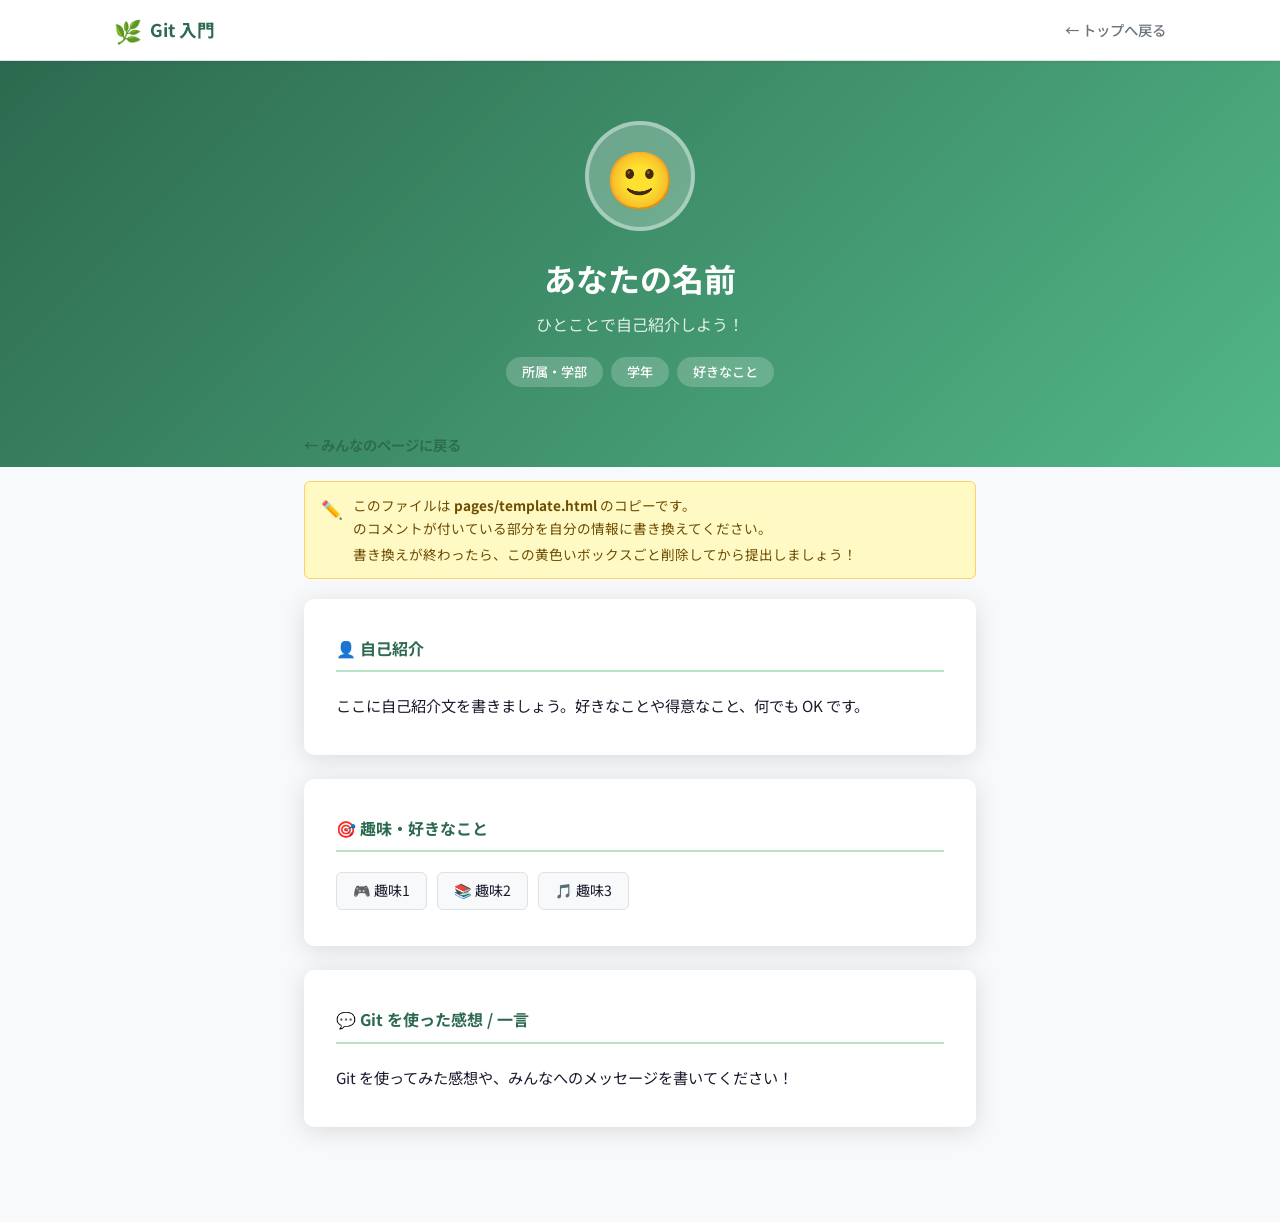
<file: pages/kyou-ki.html>
<!DOCTYPE html>
<html lang="ja">
<head>
  <meta charset="UTF-8" />
  <meta name="viewport" content="width=device-width, initial-scale=1.0" />
  <!-- ▼ ここを自分の名前に変える -->
  <title>自己紹介 — 匡毅</title>
  <link rel="preconnect" href="https://fonts.googleapis.com" />
  <link rel="preconnect" href="https://fonts.gstatic.com" crossorigin />
  <link href="https://fonts.googleapis.com/css2?family=Noto+Sans+JP:wght@400;500;700&family=JetBrains+Mono:wght@400;700&display=swap" rel="stylesheet" />
  <link rel="stylesheet" href="../css/style.css" />
</head>
<body>

<!-- ナビ -->
<nav class="nav">
  <div class="nav-inner">
    <div class="nav-logo">
      <span class="logo-icon">🌿</span>
      Git 入門
    </div>
    <ul class="nav-links">
      <li><a href="../index.html">← トップへ戻る</a></li>
    </ul>
  </div>
</nav>

<!-- プロフィール Hero -->
<div class="profile-hero">
  <!-- ▼ 絵文字アイコンを変えてください（例：🐱 🐶 🦊 🐼 🐸 🌸 ⚡ 🎮） -->
  <div class="profile-avatar-wrap">🙂</div>

  <!-- ▼ 名前を変えてください -->
  <div class="profile-name">あなたの名前</div>

  <!-- ▼ ひとこと自己紹介 -->
  <div class="profile-sub">ひとことで自己紹介しよう！</div>

  <div class="profile-tags">
    <!-- ▼ タグを変えてください（いくつでも OK） -->
    <span class="profile-tag">所属・学部</span>
    <span class="profile-tag">学年</span>
    <span class="profile-tag">好きなこと</span>
  </div>
</div>

<!-- プロフィール本文 -->
<div class="profile-body">
  <a href="../index.html" class="back-btn">← みんなのページに戻る</a>

  <!-- 編集のヒント（公開前に削除してください） -->
  <div class="edit-hint">
    <span>✏️</span>
    <div>
      このファイルは <strong>pages/template.html</strong> のコピーです。<br>
      <code><!-- ▼ --></code> のコメントが付いている部分を自分の情報に書き換えてください。<br>
      書き換えが終わったら、この黄色いボックスごと削除してから提出しましょう！
    </div>
  </div>

  <!-- 自己紹介 -->
  <div class="profile-card">
    <h2>👤 自己紹介</h2>
    <!-- ▼ 自己紹介文を書いてください -->
    <p>ここに自己紹介文を書きましょう。好きなことや得意なこと、何でも OK です。</p>
  </div>

  <!-- 趣味 -->
  <div class="profile-card">
    <h2>🎯 趣味・好きなこと</h2>
    <ul class="hobby-list">
      <!-- ▼ 趣味をリストに追加してください（li を増やしたり減らしても OK） -->
      <li>🎮 趣味1</li>
      <li>📚 趣味2</li>
      <li>🎵 趣味3</li>
    </ul>
  </div>

  <!-- 一言 -->
  <div class="profile-card">
    <h2>💬 Git を使った感想 / 一言</h2>
    <!-- ▼ このサイトへの感想や一言メッセージを書いてください -->
    <p>Git を使ってみた感想や、みんなへのメッセージを書いてください！</p>
  </div>

</div>

</body>
</html>
</file>
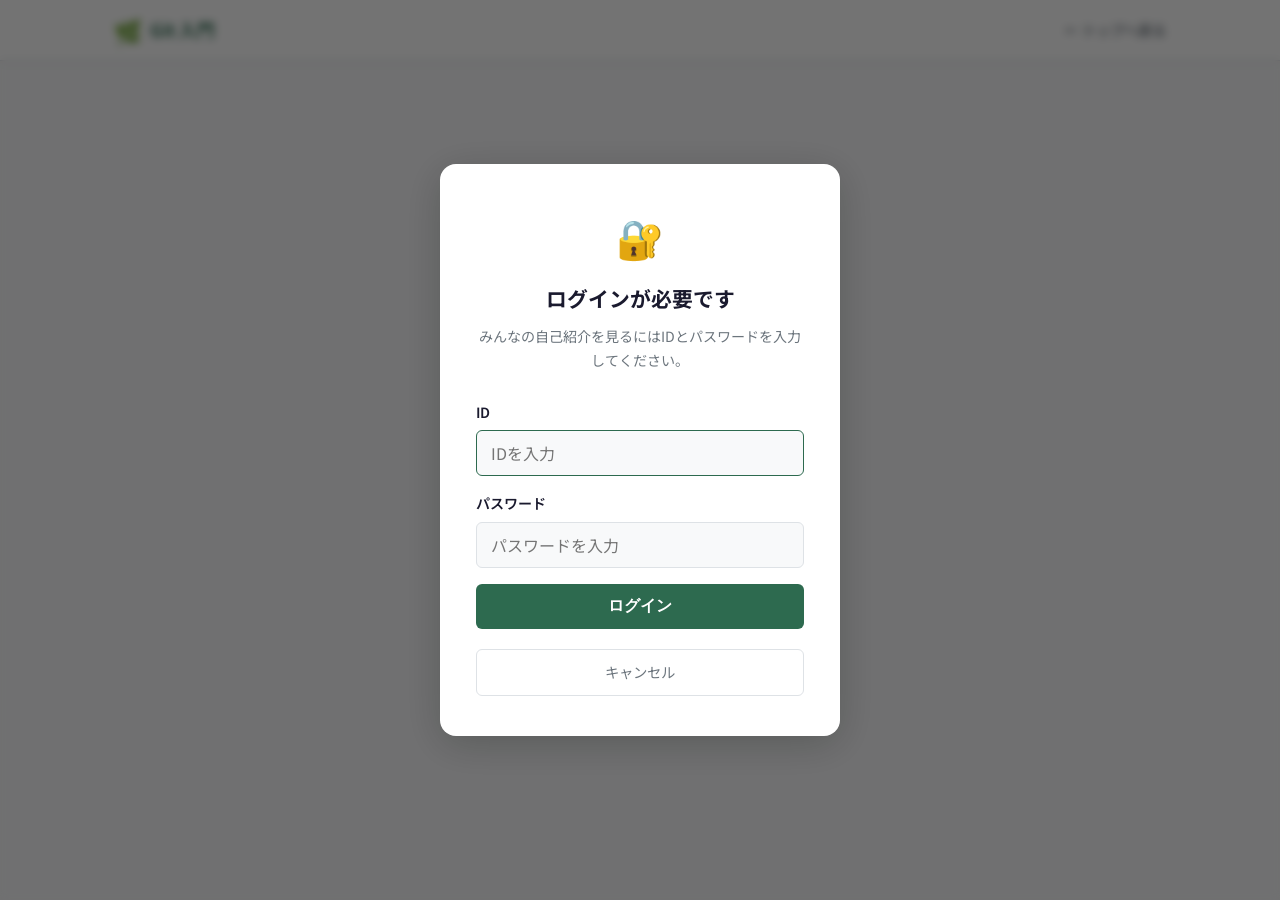
<file: pages/members.html>
<!DOCTYPE html>
<html lang="ja">
<head>
  <meta charset="UTF-8" />
  <meta name="viewport" content="width=device-width, initial-scale=1.0" />
  <title>みんなの自己紹介 — Git 入門</title>
  <link rel="preconnect" href="https://fonts.googleapis.com" />
  <link rel="preconnect" href="https://fonts.gstatic.com" crossorigin />
  <link href="https://fonts.googleapis.com/css2?family=Noto+Sans+JP:wght@400;500;700&family=JetBrains+Mono:wght@400;700&display=swap" rel="stylesheet" />
  <link rel="stylesheet" href="../css/style.css" />
  <style>
    .members-page-hero {
      background: linear-gradient(135deg, var(--color-primary) 0%, var(--color-primary-light) 100%);
      color: white;
      padding: 48px 24px;
      text-align: center;
    }
    .members-page-hero h1 { font-size: 2rem; font-weight: 700; margin-bottom: 8px; }
    .members-page-hero p { opacity: 0.9; font-size: 1rem; }
  </style>
</head>
<body>

<!-- ナビ -->
<nav class="nav">
  <div class="nav-inner">
    <div class="nav-logo">
      <span class="logo-icon">🌿</span>
      Git 入門
    </div>
    <ul class="nav-links">
      <li><a href="../index.html">← トップへ戻る</a></li>
    </ul>
  </div>
</nav>

<!-- ログインオーバーレイ -->
<div id="login-overlay" class="login-overlay">
  <div class="login-modal">
    <div class="login-modal-header">
      <span class="login-icon">🔐</span>
      <h2>ログインが必要です</h2>
      <p>みんなの自己紹介を見るにはIDとパスワードを入力してください。</p>
    </div>
    <form id="login-form" class="login-form" onsubmit="return false;">
      <div class="login-field">
        <label for="login-id">ID</label>
        <input type="text" id="login-id" placeholder="IDを入力" autocomplete="username" />
      </div>
      <div class="login-field">
        <label for="login-pass">パスワード</label>
        <input type="password" id="login-pass" placeholder="パスワードを入力" autocomplete="current-password" />
      </div>
      <p id="login-error" class="login-error" style="display:none;">IDまたはパスワードが違います。</p>
      <button type="submit" class="btn btn-primary login-submit-btn" id="login-submit">ログイン</button>
      <a href="../index.html" class="login-cancel-btn" style="display:block;text-align:center;margin-top:4px;padding:10px;">キャンセル</a>
    </form>
  </div>
</div>

<!-- ページ本文（ログイン後に表示） -->
<div id="page-content" style="display:none;">

  <div class="members-page-hero">
    <h1>みんなの自己紹介</h1>
    <p>ページを追加したメンバー一覧です。あなたのページも追加しましょう！</p>
  </div>

  <section class="section">
    <div class="container">
      <div class="members-grid">

        <!-- サンプルメンバー -->
        <a href="example.html" class="member-card">
          <div class="member-avatar">🐼</div>
          <div class="member-name">田中 太郎</div>
          <div class="member-meta">情報学部 1年</div>
          <span class="member-tag">サンプル</span>
        </a>

        <a href="nagai.html" class="member-card">
          <div class="member-avatar">🐼</div>
          <div class="member-name">永井　湊</div>
          <div class="member-meta">総合政策学部　3年</div>
          <span class="member-tag">サンプル</span>
        </a>

        <!-- あなたのカードをここに追加！ -->
        <div class="member-card member-card-add">
          <div class="add-icon">＋</div>
          <p>あなたのページを<br>追加しよう！</p>
        </div>

      </div>
    </div>
  </section>

</div>

<script>
(function () {
  const CORRECT_ID   = 'Git';
  const CORRECT_PASS = 'YamadaGit2026';

  const overlay   = document.getElementById('login-overlay');
  const content   = document.getElementById('page-content');
  const form      = document.getElementById('login-form');
  const idInput   = document.getElementById('login-id');
  const passInput = document.getElementById('login-pass');
  const errorMsg  = document.getElementById('login-error');

  if (sessionStorage.getItem('members-auth') === '1') {
    overlay.style.display = 'none';
    content.style.display = 'block';
  } else {
    idInput.focus();
  }

  form.addEventListener('submit', () => {
    if (idInput.value === CORRECT_ID && passInput.value === CORRECT_PASS) {
      sessionStorage.setItem('members-auth', '1');
      overlay.style.display = 'none';
      content.style.display = 'block';
    } else {
      errorMsg.style.display = 'block';
      passInput.value = '';
      passInput.focus();
    }
  });
})();
</script>
</body>
</html>
</file>
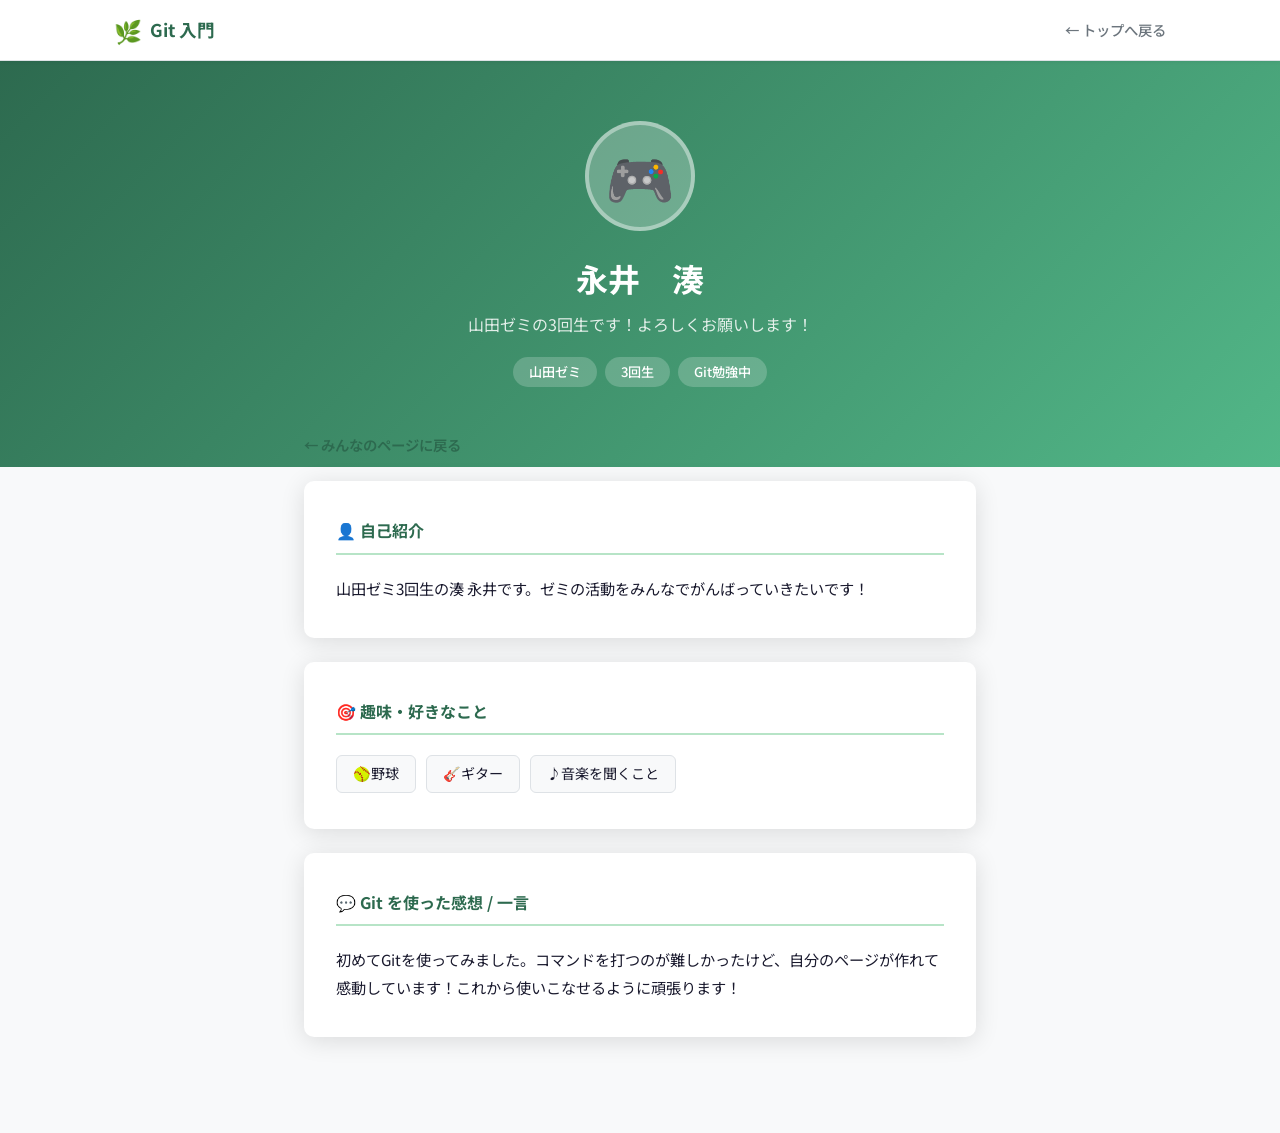
<file: pages/nagai.html>
<!DOCTYPE html>
<html lang="ja">
<head>
  <meta charset="UTF-8" />
  <meta name="viewport" content="width=device-width, initial-scale=1.0" />
  <title>自己紹介 — 湊 永井</title>
  <link rel="preconnect" href="https://fonts.googleapis.com" />
  <link rel="preconnect" href="https://fonts.gstatic.com" crossorigin />
  <link href="https://fonts.googleapis.com/css2?family=Noto+Sans+JP:wght@400;500;700&family=JetBrains+Mono:wght@400;700&display=swap" rel="stylesheet" />
  <link rel="stylesheet" href="../css/style.css" />
</head>
<body>

<nav class="nav">
  <div class="nav-inner">
    <div class="nav-logo">
      <span class="logo-icon">🌿</span>
      Git 入門
    </div>
    <ul class="nav-links">
      <li><a href="../index.html">← トップへ戻る</a></li>
    </ul>
  </div>
</nav>

<div class="profile-hero">
  <div class="profile-avatar-wrap">🎮</div>

  <div class="profile-name">永井　湊</div>

  <div class="profile-sub">山田ゼミの3回生です！よろしくお願いします！</div>

  <div class="profile-tags">
    <span class="profile-tag">山田ゼミ</span>
    <span class="profile-tag">3回生</span>
    <span class="profile-tag">Git勉強中</span>
  </div>
</div>

<div class="profile-body">
  <a href="../index.html" class="back-btn">← みんなのページに戻る</a>

  <div class="profile-card">
    <h2>👤 自己紹介</h2>
    <p>山田ゼミ3回生の湊 永井です。ゼミの活動をみんなでがんばっていきたいです！</p>
  </div>

  <div class="profile-card">
    <h2>🎯 趣味・好きなこと</h2>
    <ul class="hobby-list">
      <li>🥎野球</li>
      <li>🎸ギター</li>
      <li>♪音楽を聞くこと</li>
    </ul>
  </div>

  <div class="profile-card">
    <h2>💬 Git を使った感想 / 一言</h2>
    <p>初めてGitを使ってみました。コマンドを打つのが難しかったけど、自分のページが作れて感動しています！これから使いこなせるように頑張ります！</p>
  </div>

</div>

</body>
</html>
</file>
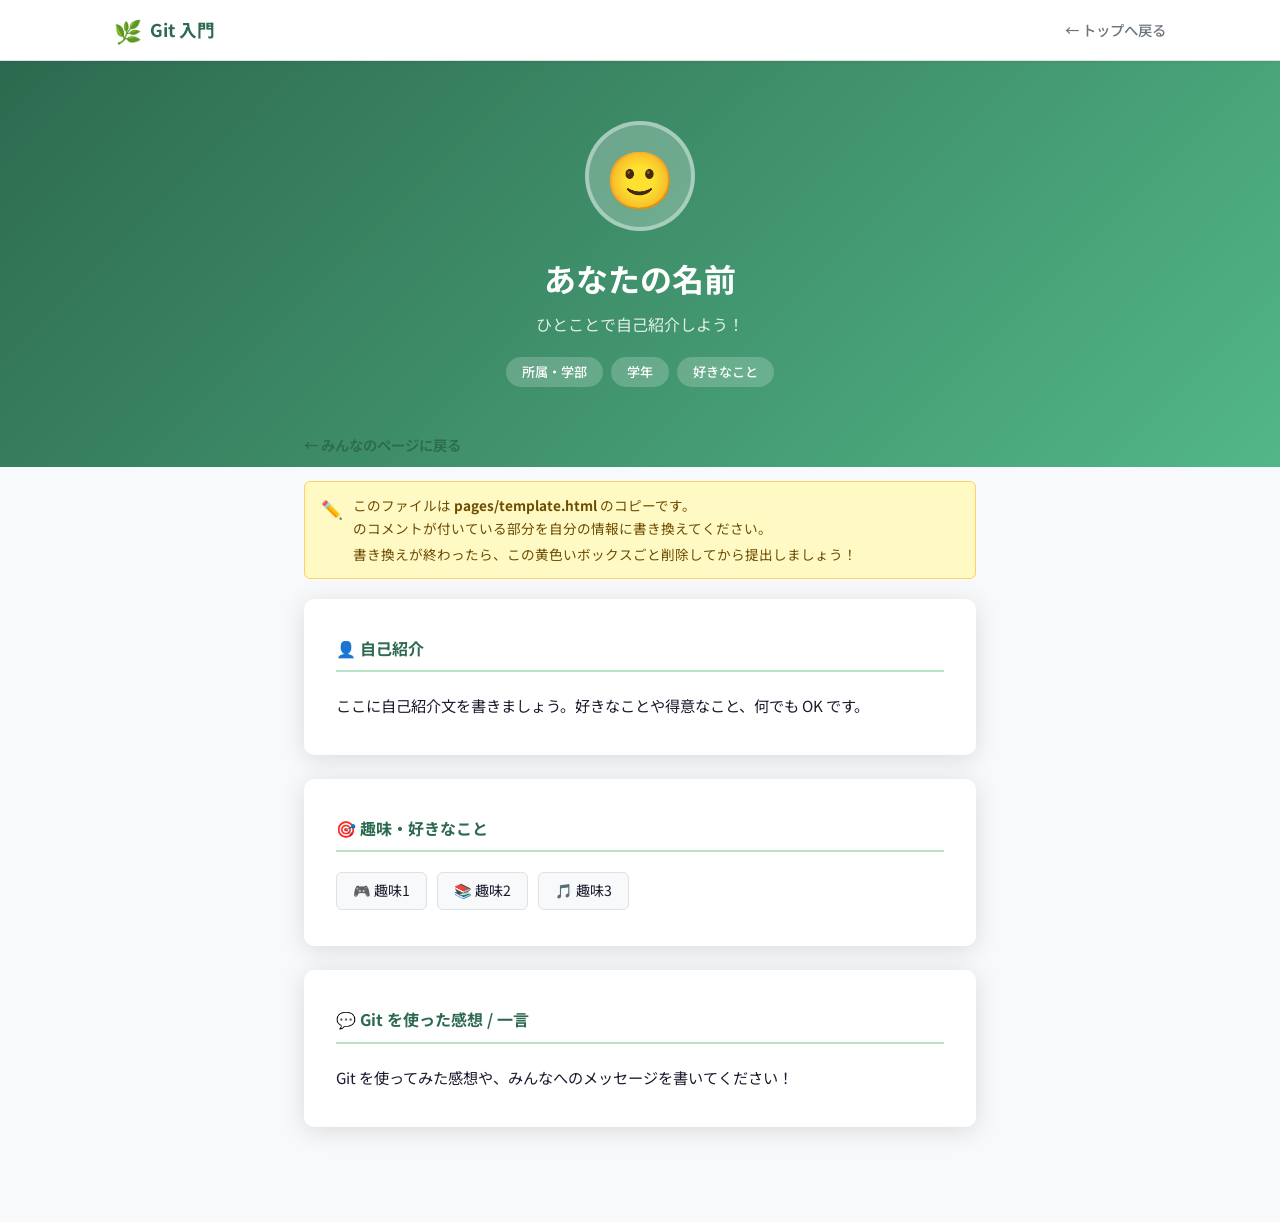
<file: pages/nagatomi-yuya.html>
<!DOCTYPE html>
<html lang="ja">
<head>
  <meta charset="UTF-8" />
  <meta name="viewport" content="width=device-width, initial-scale=1.0" />
  <!-- ▼ ここを自分の名前に変える -->
  <title>自己紹介 — nagatomi yuya</title>
  <link rel="preconnect" href="https://fonts.googleapis.com" />
  <link rel="preconnect" href="https://fonts.gstatic.com" crossorigin />
  <link href="https://fonts.googleapis.com/css2?family=Noto+Sans+JP:wght@400;500;700&family=JetBrains+Mono:wght@400;700&display=swap" rel="stylesheet" />
  <link rel="stylesheet" href="../css/style.css" />
</head>
<body>

<!-- ナビ -->
<nav class="nav">
  <div class="nav-inner">
    <div class="nav-logo">
      <span class="logo-icon">🌿</span>
      Git 入門
    </div>
    <ul class="nav-links">
      <li><a href="../index.html">← トップへ戻る</a></li>
    </ul>
  </div>
</nav>

<!-- プロフィール Hero -->
<div class="profile-hero">
  <!-- ▼ 絵文字アイコンを変えてください（例：🐱 🐶 🦊 🐼 🐸 🌸 ⚡ 🎮） -->
  <div class="profile-avatar-wrap">🙂</div>

  <!-- ▼ 名前を変えてください -->
  <div class="profile-name">あなたの名前</div>

  <!-- ▼ ひとこと自己紹介 -->
  <div class="profile-sub">ひとことで自己紹介しよう！</div>

  <div class="profile-tags">
    <!-- ▼ タグを変えてください（いくつでも OK） -->
    <span class="profile-tag">所属・学部</span>
    <span class="profile-tag">学年</span>
    <span class="profile-tag">好きなこと</span>
  </div>
</div>

<!-- プロフィール本文 -->
<div class="profile-body">
  <a href="../index.html" class="back-btn">← みんなのページに戻る</a>

  <!-- 編集のヒント（公開前に削除してください） -->
  <div class="edit-hint">
    <span>✏️</span>
    <div>
      このファイルは <strong>pages/template.html</strong> のコピーです。<br>
      <code><!-- ▼ --></code> のコメントが付いている部分を自分の情報に書き換えてください。<br>
      書き換えが終わったら、この黄色いボックスごと削除してから提出しましょう！
    </div>
  </div>

  <!-- 自己紹介 -->
  <div class="profile-card">
    <h2>👤 自己紹介</h2>
    <!-- ▼ 自己紹介文を書いてください -->
    <p>ここに自己紹介文を書きましょう。好きなことや得意なこと、何でも OK です。</p>
  </div>

  <!-- 趣味 -->
  <div class="profile-card">
    <h2>🎯 趣味・好きなこと</h2>
    <ul class="hobby-list">
      <!-- ▼ 趣味をリストに追加してください（li を増やしたり減らしても OK） -->
      <li>🎮 趣味1</li>
      <li>📚 趣味2</li>
      <li>🎵 趣味3</li>
    </ul>
  </div>

  <!-- 一言 -->
  <div class="profile-card">
    <h2>💬 Git を使った感想 / 一言</h2>
    <!-- ▼ このサイトへの感想や一言メッセージを書いてください -->
    <p>Git を使ってみた感想や、みんなへのメッセージを書いてください！</p>
  </div>

</div>

</body>
</html>
</file>
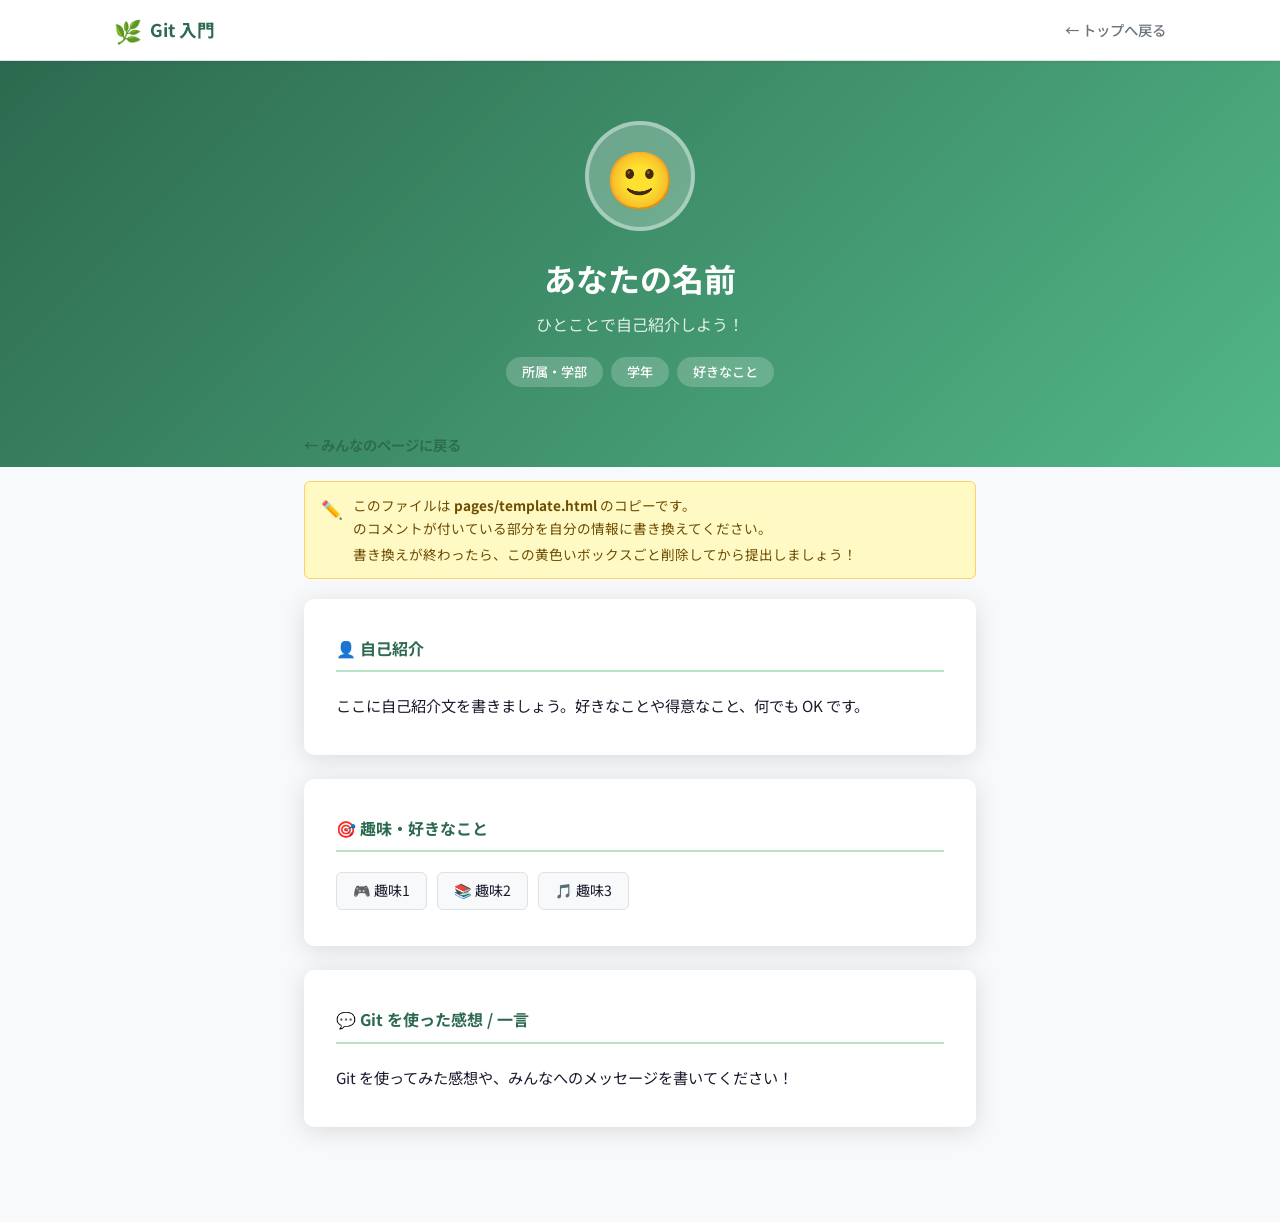
<file: pages/yuga-fujiwara.html>
<!DOCTYPE html>
<html lang="ja">
<head>
  <meta charset="UTF-8" />
  <meta name="viewport" content="width=device-width, initial-scale=1.0" />
  <!-- ▼ ここを自分の名前に変える -->
  <title>自己紹介 — 藤原悠雅</title>
  <link rel="preconnect" href="https://fonts.googleapis.com" />
  <link rel="preconnect" href="https://fonts.gstatic.com" crossorigin />
  <link href="https://fonts.googleapis.com/css2?family=Noto+Sans+JP:wght@400;500;700&family=JetBrains+Mono:wght@400;700&display=swap" rel="stylesheet" />
  <link rel="stylesheet" href="../css/style.css" />
</head>
<body>

<!-- ナビ -->
<nav class="nav">
  <div class="nav-inner">
    <div class="nav-logo">
      <span class="logo-icon">🌿</span>
      Git 入門
    </div>
    <ul class="nav-links">
      <li><a href="../index.html">← トップへ戻る</a></li>
    </ul>
  </div>
</nav>

<!-- プロフィール Hero -->
<div class="profile-hero">
  <!-- ▼ 絵文字アイコンを変えてください（例：🐱 🐶 🦊 🐼 🐸 🌸 ⚡ 🎮） -->
  <div class="profile-avatar-wrap">🙂</div>

  <!-- ▼ 名前を変えてください -->
  <div class="profile-name">あなたの名前</div>

  <!-- ▼ ひとこと自己紹介 -->
  <div class="profile-sub">ひとことで自己紹介しよう！</div>

  <div class="profile-tags">
    <!-- ▼ タグを変えてください（いくつでも OK） -->
    <span class="profile-tag">所属・学部</span>
    <span class="profile-tag">学年</span>
    <span class="profile-tag">好きなこと</span>
  </div>
</div>

<!-- プロフィール本文 -->
<div class="profile-body">
  <a href="../index.html" class="back-btn">← みんなのページに戻る</a>

  <!-- 編集のヒント（公開前に削除してください） -->
  <div class="edit-hint">
    <span>✏️</span>
    <div>
      このファイルは <strong>pages/template.html</strong> のコピーです。<br>
      <code><!-- ▼ --></code> のコメントが付いている部分を自分の情報に書き換えてください。<br>
      書き換えが終わったら、この黄色いボックスごと削除してから提出しましょう！
    </div>
  </div>

  <!-- 自己紹介 -->
  <div class="profile-card">
    <h2>👤 自己紹介</h2>
    <!-- ▼ 自己紹介文を書いてください -->
    <p>ここに自己紹介文を書きましょう。好きなことや得意なこと、何でも OK です。</p>
  </div>

  <!-- 趣味 -->
  <div class="profile-card">
    <h2>🎯 趣味・好きなこと</h2>
    <ul class="hobby-list">
      <!-- ▼ 趣味をリストに追加してください（li を増やしたり減らしても OK） -->
      <li>🎮 趣味1</li>
      <li>📚 趣味2</li>
      <li>🎵 趣味3</li>
    </ul>
  </div>

  <!-- 一言 -->
  <div class="profile-card">
    <h2>💬 Git を使った感想 / 一言</h2>
    <!-- ▼ このサイトへの感想や一言メッセージを書いてください -->
    <p>Git を使ってみた感想や、みんなへのメッセージを書いてください！</p>
  </div>

</div>

</body>
</html>
</file>
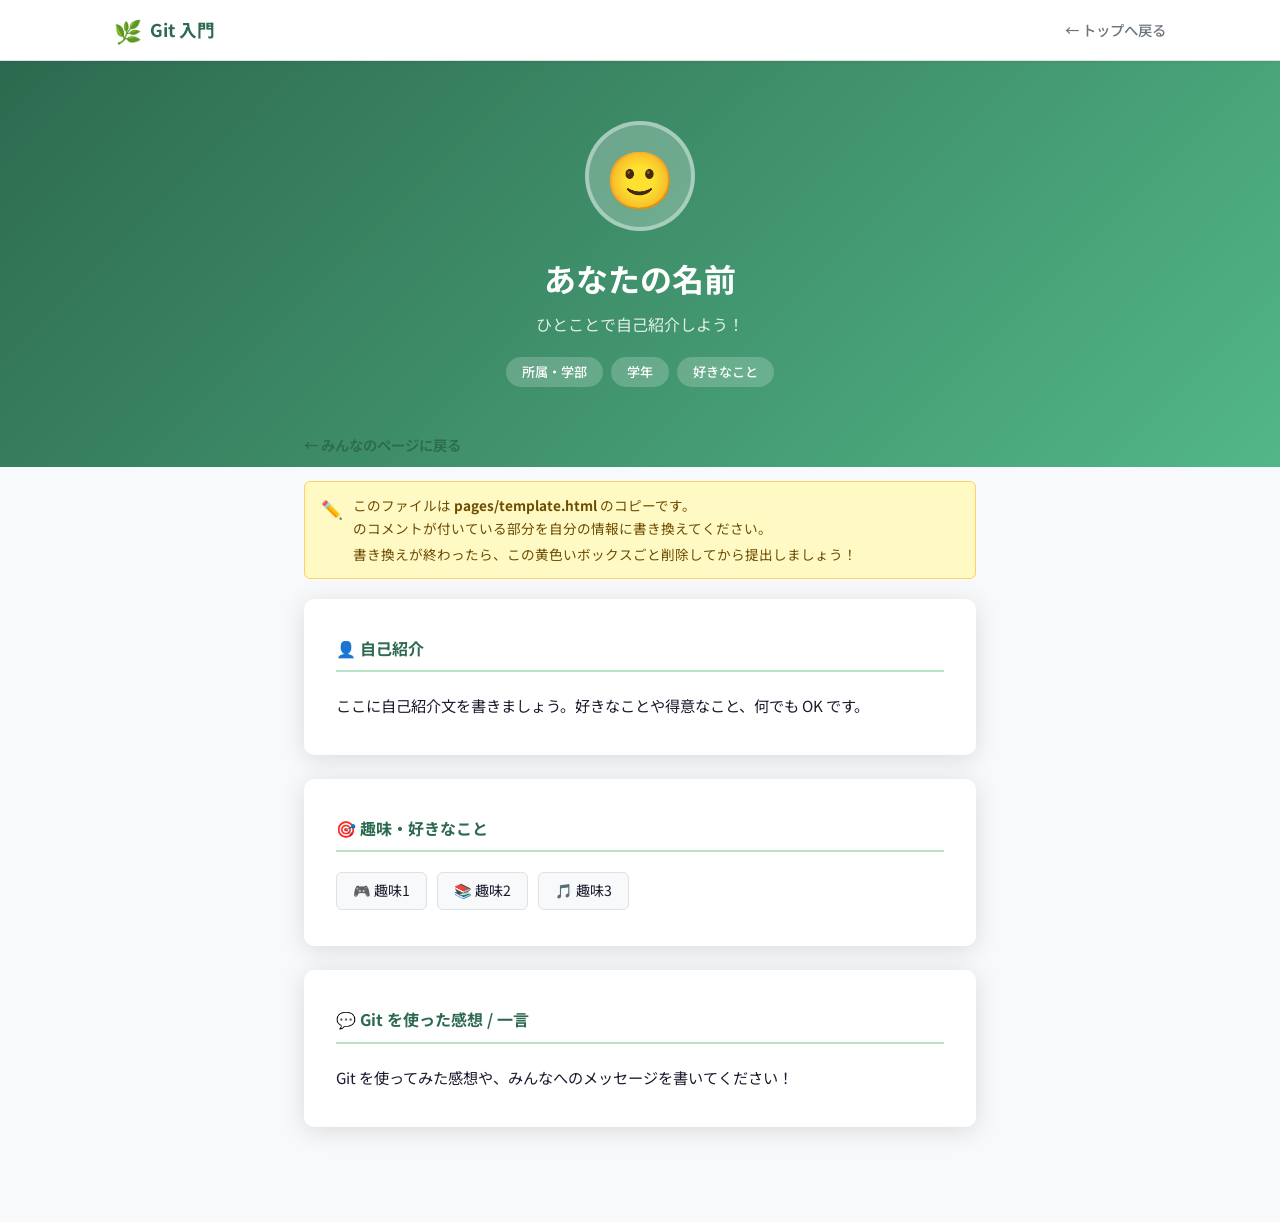
<file: pages/yuya-nagatomi.html>
<!DOCTYPE html>
<html lang="ja">
<head>
  <meta charset="UTF-8" />
  <meta name="viewport" content="width=device-width, initial-scale=1.0" />
  <!-- ▼ ここを自分の名前に変える -->
  <title>自己紹介 — あああああああ</title>
  <link rel="preconnect" href="https://fonts.googleapis.com" />
  <link rel="preconnect" href="https://fonts.gstatic.com" crossorigin />
  <link href="https://fonts.googleapis.com/css2?family=Noto+Sans+JP:wght@400;500;700&family=JetBrains+Mono:wght@400;700&display=swap" rel="stylesheet" />
  <link rel="stylesheet" href="../css/style.css" />
</head>
<body>

<!-- ナビ -->
<nav class="nav">
  <div class="nav-inner">
    <div class="nav-logo">
      <span class="logo-icon">🌿</span>
      Git 入門
    </div>
    <ul class="nav-links">
      <li><a href="../index.html">← トップへ戻る</a></li>
    </ul>
  </div>
</nav>

<!-- プロフィール Hero -->
<div class="profile-hero">
  <!-- ▼ 絵文字アイコンを変えてください（例：🐱 🐶 🦊 🐼 🐸 🌸 ⚡ 🎮） -->
  <div class="profile-avatar-wrap">🙂</div>

  <!-- ▼ 名前を変えてください -->
  <div class="profile-name">あなたの名前</div>

  <!-- ▼ ひとこと自己紹介 -->
  <div class="profile-sub">ひとことで自己紹介しよう！</div>

  <div class="profile-tags">
    <!-- ▼ タグを変えてください（いくつでも OK） -->
    <span class="profile-tag">所属・学部</span>
    <span class="profile-tag">学年</span>
    <span class="profile-tag">好きなこと</span>
  </div>
</div>

<!-- プロフィール本文 -->
<div class="profile-body">
  <a href="../index.html" class="back-btn">← みんなのページに戻る</a>

  <!-- 編集のヒント（公開前に削除してください） -->
  <div class="edit-hint">
    <span>✏️</span>
    <div>
      このファイルは <strong>pages/template.html</strong> のコピーです。<br>
      <code><!-- ▼ --></code> のコメントが付いている部分を自分の情報に書き換えてください。<br>
      書き換えが終わったら、この黄色いボックスごと削除してから提出しましょう！
    </div>
  </div>

  <!-- 自己紹介 -->
  <div class="profile-card">
    <h2>👤 自己紹介</h2>
    <!-- ▼ 自己紹介文を書いてください -->
    <p>ここに自己紹介文を書きましょう。好きなことや得意なこと、何でも OK です。</p>
  </div>

  <!-- 趣味 -->
  <div class="profile-card">
    <h2>🎯 趣味・好きなこと</h2>
    <ul class="hobby-list">
      <!-- ▼ 趣味をリストに追加してください（li を増やしたり減らしても OK） -->
      <li>🎮 趣味1</li>
      <li>📚 趣味2</li>
      <li>🎵 趣味3</li>
    </ul>
  </div>

  <!-- 一言 -->
  <div class="profile-card">
    <h2>💬 Git を使った感想 / 一言</h2>
    <!-- ▼ このサイトへの感想や一言メッセージを書いてください -->
    <p>Git を使ってみた感想や、みんなへのメッセージを書いてください！</p>
  </div>

</div>

</body>
</html>
</file>
<file: css/style.css>
/* ========================================
   Git Manual Site — style.css
   ======================================== */

:root {
  --color-primary: #2D6A4F;
  --color-primary-light: #52B788;
  --color-primary-pale: #B7E4C7;
  --color-accent: #FFD166;
  --color-bg: #F8F9FA;
  --color-surface: #FFFFFF;
  --color-text: #1A1A2E;
  --color-text-muted: #6C757D;
  --color-border: #DEE2E6;
  --color-code-bg: #1E1E2E;
  --color-code-text: #CDD6F4;
  --radius: 10px;
  --radius-sm: 6px;
  --shadow: 0 2px 12px rgba(0,0,0,0.08);
  --shadow-md: 0 4px 24px rgba(0,0,0,0.12);
  --transition: 0.2s ease;
}

/* Reset */
*, *::before, *::after { box-sizing: border-box; margin: 0; padding: 0; }
html { scroll-behavior: smooth; }
body {
  font-family: 'Noto Sans JP', sans-serif;
  background: var(--color-bg);
  color: var(--color-text);
  line-height: 1.7;
  font-size: 16px;
}
img { max-width: 100%; }
a { color: var(--color-primary); text-decoration: none; }
a:hover { text-decoration: underline; }

/* ========================================
   Navigation
   ======================================== */
.nav {
  position: sticky;
  top: 0;
  z-index: 100;
  background: var(--color-surface);
  border-bottom: 1px solid var(--color-border);
  box-shadow: 0 1px 4px rgba(0,0,0,0.06);
}
.nav-inner {
  max-width: 1100px;
  margin: 0 auto;
  padding: 0 24px;
  height: 60px;
  display: flex;
  align-items: center;
  justify-content: space-between;
}
.nav-logo {
  font-weight: 700;
  font-size: 1.1rem;
  color: var(--color-primary);
  display: flex;
  align-items: center;
  gap: 8px;
}
.nav-logo .logo-icon { font-size: 1.4rem; }
.nav-links {
  display: flex;
  gap: 24px;
  list-style: none;
}
.nav-links a {
  font-size: 0.9rem;
  font-weight: 500;
  color: var(--color-text-muted);
  transition: color var(--transition);
  padding: 4px 0;
  border-bottom: 2px solid transparent;
}
.nav-links a:hover,
.nav-links a.active {
  color: var(--color-primary);
  border-color: var(--color-primary);
  text-decoration: none;
}

/* ========================================
   Hero
   ======================================== */
.hero {
  background: linear-gradient(135deg, var(--color-primary) 0%, var(--color-primary-light) 100%);
  color: white;
  padding: 80px 24px;
  text-align: center;
}
.hero-tag {
  display: inline-block;
  background: rgba(255,255,255,0.2);
  color: white;
  border-radius: 20px;
  padding: 4px 16px;
  font-size: 0.85rem;
  font-weight: 500;
  margin-bottom: 20px;
  letter-spacing: 0.05em;
}
.hero h1 {
  font-size: clamp(1.8rem, 5vw, 3rem);
  font-weight: 700;
  margin-bottom: 16px;
  line-height: 1.3;
}
.hero p {
  font-size: 1.1rem;
  opacity: 0.9;
  max-width: 560px;
  margin: 0 auto 32px;
}
.hero-btns {
  display: flex;
  gap: 12px;
  justify-content: center;
  flex-wrap: wrap;
}
.btn {
  display: inline-flex;
  align-items: center;
  gap: 8px;
  padding: 12px 28px;
  border-radius: var(--radius);
  font-weight: 600;
  font-size: 1rem;
  cursor: pointer;
  border: none;
  transition: transform var(--transition), box-shadow var(--transition);
}
.btn:hover { transform: translateY(-2px); box-shadow: var(--shadow-md); text-decoration: none; }
.btn-primary {
  background: white;
  color: var(--color-primary);
}
.btn-outline {
  background: transparent;
  color: white;
  border: 2px solid rgba(255,255,255,0.6);
}
.btn-outline:hover { background: rgba(255,255,255,0.1); }

/* ========================================
   Sections
   ======================================== */
.section {
  padding: 72px 24px;
}
.section-alt { background: var(--color-surface); }
.container {
  max-width: 1100px;
  margin: 0 auto;
}
.section-label {
  font-size: 0.8rem;
  font-weight: 700;
  text-transform: uppercase;
  letter-spacing: 0.12em;
  color: var(--color-primary-light);
  margin-bottom: 8px;
}
.section-title {
  font-size: clamp(1.4rem, 3vw, 2rem);
  font-weight: 700;
  margin-bottom: 12px;
}
.section-desc {
  color: var(--color-text-muted);
  max-width: 600px;
  margin-bottom: 48px;
}

/* ========================================
   What is Git — concept boxes
   ======================================== */
.concept-grid {
  display: grid;
  grid-template-columns: repeat(auto-fit, minmax(240px, 1fr));
  gap: 24px;
  margin-bottom: 40px;
}
.concept-card {
  background: var(--color-bg);
  border: 1px solid var(--color-border);
  border-radius: var(--radius);
  padding: 28px 24px;
  position: relative;
  overflow: hidden;
}
.concept-card::before {
  content: '';
  position: absolute;
  top: 0; left: 0; right: 0;
  height: 4px;
  background: linear-gradient(90deg, var(--color-primary), var(--color-primary-light));
}
.concept-icon { font-size: 2rem; margin-bottom: 12px; }
.concept-card h3 { font-size: 1rem; font-weight: 700; margin-bottom: 8px; }
.concept-card p { font-size: 0.9rem; color: var(--color-text-muted); }

.analogy-box {
  background: linear-gradient(135deg, #F0FFF4, #E8F5E9);
  border: 1px solid var(--color-primary-pale);
  border-radius: var(--radius);
  padding: 24px 28px;
  display: flex;
  gap: 16px;
  align-items: flex-start;
}
.analogy-box .analogy-icon { font-size: 2rem; flex-shrink: 0; }
.analogy-box strong { color: var(--color-primary); }

/* ========================================
   Glossary
   ======================================== */
.glossary-grid {
  display: grid;
  grid-template-columns: repeat(auto-fit, minmax(300px, 1fr));
  gap: 20px;
}
.glossary-card {
  background: var(--color-surface);
  border: 1px solid var(--color-border);
  border-radius: var(--radius);
  padding: 24px;
  display: flex;
  gap: 16px;
  align-items: flex-start;
  transition: box-shadow var(--transition), transform var(--transition);
}
.glossary-card:hover {
  box-shadow: var(--shadow);
  transform: translateY(-2px);
}
.glossary-badge {
  background: var(--color-primary);
  color: white;
  border-radius: var(--radius-sm);
  padding: 6px 12px;
  font-family: 'JetBrains Mono', monospace;
  font-size: 0.8rem;
  font-weight: 700;
  white-space: nowrap;
  flex-shrink: 0;
}
.glossary-card {
  cursor: pointer;
}
.glossary-card h3 { font-size: 0.95rem; font-weight: 700; margin-bottom: 6px; }
.glossary-card p { font-size: 0.88rem; color: var(--color-text-muted); }
.glossary-hint {
  display: inline-block;
  font-size: 0.78rem;
  color: var(--color-primary-light);
  font-weight: 600;
  margin-top: 8px;
  transition: color var(--transition);
}
.glossary-card:hover .glossary-hint {
  color: var(--color-primary);
}

/* ========================================
   Diagram Modal
   ======================================== */
.diagram-overlay {
  position: fixed;
  inset: 0;
  background: rgba(0, 0, 0, 0.55);
  z-index: 500;
  display: flex;
  align-items: center;
  justify-content: center;
  padding: 20px;
  backdrop-filter: blur(4px);
  opacity: 0;
  visibility: hidden;
  transition: opacity 0.22s ease, visibility 0.22s ease;
}
.diagram-overlay.open {
  opacity: 1;
  visibility: visible;
}
.diagram-modal {
  background: var(--color-surface);
  border-radius: 16px;
  width: 100%;
  max-width: 520px;
  box-shadow: 0 8px 40px rgba(0, 0, 0, 0.22);
  transform: translateY(18px);
  transition: transform 0.22s ease;
}
.diagram-overlay.open .diagram-modal {
  transform: translateY(0);
}
.diagram-modal-header {
  display: flex;
  align-items: center;
  justify-content: space-between;
  padding: 18px 24px 14px;
  border-bottom: 1px solid var(--color-border);
}
.diagram-modal-title {
  font-weight: 700;
  font-size: 1.05rem;
  color: var(--color-primary);
}
.diagram-close-btn {
  background: none;
  border: none;
  font-size: 1.6rem;
  line-height: 1;
  cursor: pointer;
  color: var(--color-text-muted);
  padding: 2px 6px;
  border-radius: 4px;
  transition: background var(--transition), color var(--transition);
}
.diagram-close-btn:hover {
  background: var(--color-bg);
  color: var(--color-text);
}
.diagram-body {
  padding: 20px 24px 24px;
}
.diagram-body svg {
  width: 100%;
  height: auto;
  display: block;
}

/* ========================================
   Commands
   ======================================== */
.commands-list {
  display: flex;
  flex-direction: column;
  gap: 20px;
}
.command-block {
  background: var(--color-surface);
  border: 1px solid var(--color-border);
  border-radius: var(--radius);
  overflow: hidden;
}
.command-header {
  display: flex;
  align-items: center;
  justify-content: space-between;
  padding: 14px 20px;
  background: var(--color-bg);
  border-bottom: 1px solid var(--color-border);
}
.command-title { font-weight: 600; font-size: 0.95rem; }
.command-desc { font-size: 0.85rem; color: var(--color-text-muted); }
.copy-btn {
  display: flex;
  align-items: center;
  gap: 6px;
  background: var(--color-primary);
  color: white;
  border: none;
  border-radius: var(--radius-sm);
  padding: 6px 14px;
  font-size: 0.82rem;
  font-weight: 600;
  cursor: pointer;
  transition: background var(--transition), transform var(--transition);
  white-space: nowrap;
}
.copy-btn:hover { background: var(--color-primary-light); transform: scale(1.03); }
.copy-btn.copied { background: #40C057; }
.command-code {
  background: var(--color-code-bg);
  color: var(--color-code-text);
  font-family: 'JetBrains Mono', monospace;
  font-size: 0.95rem;
  padding: 20px 24px;
  overflow-x: auto;
  line-height: 1.8;
}
.command-code .prompt { color: #A6E3A1; user-select: none; }
.command-code .cmd { color: #89B4FA; }
.command-code .arg { color: #FAB387; }
.command-code .comment { color: #585B70; font-style: italic; }

/* ========================================
   Setup Section (インストール＆初期設定)
   ======================================== */
.setup-steps {
  display: flex;
  flex-direction: column;
  gap: 20px;
}
.setup-block {
  background: var(--color-surface);
  border: 1px solid var(--color-border);
  border-radius: var(--radius);
  overflow: hidden;
}
.setup-block-header {
  display: flex;
  align-items: center;
  gap: 16px;
  padding: 18px 24px;
  background: var(--color-bg);
  border-bottom: 1px solid var(--color-border);
}
.setup-num {
  width: 40px;
  height: 40px;
  border-radius: 50%;
  background: var(--color-primary);
  color: white;
  font-weight: 700;
  font-size: 1rem;
  display: flex;
  align-items: center;
  justify-content: center;
  flex-shrink: 0;
}
.setup-block-title { font-weight: 700; font-size: 1rem; margin-bottom: 2px; }
.setup-block-desc { font-size: 0.85rem; color: var(--color-text-muted); }
.setup-body {
  padding: 24px;
}
.setup-list {
  padding-left: 20px;
  margin-bottom: 16px;
  display: flex;
  flex-direction: column;
  gap: 10px;
}
.setup-list li { font-size: 0.93rem; line-height: 1.7; }
.setup-list a { color: var(--color-primary); font-weight: 500; }
.setup-note {
  font-size: 0.9rem;
  color: var(--color-text-muted);
  margin-bottom: 12px;
}
.tip-box {
  display: flex;
  gap: 14px;
  background: #F0FFF4;
  border: 1px solid var(--color-primary-pale);
  border-radius: var(--radius-sm);
  padding: 16px 18px;
  margin-top: 16px;
  font-size: 0.88rem;
  line-height: 1.7;
}
.tip-icon { font-size: 1.3rem; flex-shrink: 0; }
kbd {
  background: #E9ECEF;
  border: 1px solid #CED4DA;
  border-radius: 4px;
  padding: 1px 6px;
  font-family: 'JetBrains Mono', monospace;
  font-size: 0.82rem;
}

/* ========================================
   Steps (参加方法)
   ======================================== */
.steps {
  display: flex;
  flex-direction: column;
  gap: 0;
  position: relative;
}
.steps::before {
  content: '';
  position: absolute;
  left: 28px;
  top: 28px;
  bottom: 28px;
  width: 2px;
  background: linear-gradient(180deg, var(--color-primary), var(--color-primary-pale));
}
.step {
  display: flex;
  gap: 24px;
  padding: 24px 0;
  position: relative;
}
.step-num {
  width: 56px;
  height: 56px;
  border-radius: 50%;
  background: var(--color-primary);
  color: white;
  font-weight: 700;
  font-size: 1.1rem;
  display: flex;
  align-items: center;
  justify-content: center;
  flex-shrink: 0;
  position: relative;
  z-index: 1;
  box-shadow: 0 0 0 4px white, 0 0 0 6px var(--color-primary-pale);
}
.step-body { flex: 1; padding-top: 12px; }
.step-body h3 { font-size: 1rem; font-weight: 700; margin-bottom: 8px; }
.step-body p { font-size: 0.9rem; color: var(--color-text-muted); margin-bottom: 10px; }
.step-code {
  background: var(--color-code-bg);
  color: var(--color-code-text);
  font-family: 'JetBrains Mono', monospace;
  font-size: 0.88rem;
  padding: 14px 18px;
  border-radius: var(--radius-sm);
  overflow-x: auto;
  display: flex;
  align-items: flex-start;
  justify-content: space-between;
  gap: 12px;
}
.step-code code { flex: 1; line-height: 1.7; }
.step-code .prompt { color: #A6E3A1; user-select: none; }
.step-code .cmd { color: #89B4FA; }
.step-code .arg { color: #FAB387; }

/* ========================================
   Members grid
   ======================================== */
.members-grid {
  display: grid;
  grid-template-columns: repeat(auto-fill, minmax(220px, 1fr));
  gap: 20px;
}
.member-card {
  background: var(--color-surface);
  border: 1px solid var(--color-border);
  border-radius: var(--radius);
  padding: 28px 20px;
  text-align: center;
  transition: box-shadow var(--transition), transform var(--transition);
  cursor: pointer;
}
.member-card:hover {
  box-shadow: var(--shadow-md);
  transform: translateY(-4px);
  text-decoration: none;
}
.member-avatar {
  width: 72px;
  height: 72px;
  border-radius: 50%;
  background: linear-gradient(135deg, var(--color-primary-pale), var(--color-primary-light));
  display: flex;
  align-items: center;
  justify-content: center;
  font-size: 2rem;
  margin: 0 auto 16px;
}
.member-name { font-weight: 700; font-size: 1rem; margin-bottom: 4px; }
.member-meta { font-size: 0.83rem; color: var(--color-text-muted); margin-bottom: 12px; }
.member-tag {
  display: inline-block;
  background: var(--color-primary-pale);
  color: var(--color-primary);
  border-radius: 20px;
  padding: 3px 12px;
  font-size: 0.78rem;
  font-weight: 600;
}

/* Add member card */
.member-card-add {
  border: 2px dashed var(--color-border);
  background: transparent;
  display: flex;
  flex-direction: column;
  align-items: center;
  justify-content: center;
  gap: 10px;
  color: var(--color-text-muted);
  min-height: 180px;
}
.member-card-add:hover {
  border-color: var(--color-primary-light);
  color: var(--color-primary);
  box-shadow: none;
}
.member-card-add .add-icon { font-size: 2rem; }
.member-card-add p { font-size: 0.88rem; font-weight: 500; }

/* ========================================
   Footer
   ======================================== */
.footer {
  background: var(--color-primary);
  color: rgba(255,255,255,0.85);
  text-align: center;
  padding: 40px 24px;
  font-size: 0.88rem;
}
.footer strong { color: white; }
.footer a { color: var(--color-accent); }

/* ========================================
   Profile Page (template / example)
   ======================================== */
.profile-hero {
  background: linear-gradient(135deg, var(--color-primary) 0%, var(--color-primary-light) 100%);
  padding: 60px 24px 80px;
  text-align: center;
  color: white;
}
.profile-avatar-wrap {
  width: 110px;
  height: 110px;
  border-radius: 50%;
  background: rgba(255,255,255,0.25);
  display: flex;
  align-items: center;
  justify-content: center;
  font-size: 3.5rem;
  margin: 0 auto 20px;
  border: 4px solid rgba(255,255,255,0.4);
}
.profile-name {
  font-size: 2rem;
  font-weight: 700;
  margin-bottom: 6px;
}
.profile-sub {
  opacity: 0.85;
  font-size: 1rem;
  margin-bottom: 18px;
}
.profile-tags { display: flex; gap: 8px; justify-content: center; flex-wrap: wrap; }
.profile-tag {
  background: rgba(255,255,255,0.2);
  border-radius: 20px;
  padding: 4px 16px;
  font-size: 0.82rem;
  font-weight: 500;
}

.profile-body {
  max-width: 720px;
  margin: -36px auto 0;
  padding: 0 24px 72px;
}
.profile-card {
  background: white;
  border-radius: var(--radius);
  box-shadow: var(--shadow-md);
  padding: 36px 32px;
  margin-bottom: 24px;
}
.profile-card h2 {
  font-size: 1rem;
  font-weight: 700;
  color: var(--color-primary);
  border-bottom: 2px solid var(--color-primary-pale);
  padding-bottom: 8px;
  margin-bottom: 20px;
  display: flex;
  align-items: center;
  gap: 8px;
}
.profile-card p { font-size: 0.95rem; line-height: 1.8; color: var(--color-text); }
.hobby-list {
  display: flex;
  flex-wrap: wrap;
  gap: 10px;
  list-style: none;
}
.hobby-list li {
  background: var(--color-bg);
  border: 1px solid var(--color-border);
  border-radius: var(--radius-sm);
  padding: 6px 16px;
  font-size: 0.88rem;
  display: flex;
  align-items: center;
  gap: 6px;
}
.back-btn {
  display: inline-flex;
  align-items: center;
  gap: 8px;
  color: var(--color-primary);
  font-weight: 600;
  font-size: 0.9rem;
  margin-bottom: 24px;
}
.back-btn:hover { text-decoration: none; opacity: 0.8; }

/* Edit hint for template */
.edit-hint {
  background: #FFF9C4;
  border: 1px solid #FFD166;
  border-radius: var(--radius-sm);
  padding: 12px 16px;
  font-size: 0.85rem;
  color: #6D4C00;
  margin-bottom: 20px;
  display: flex;
  align-items: flex-start;
  gap: 10px;
}
.edit-hint span { font-size: 1.1rem; }

/* ========================================
   Login Modal
   ======================================== */
.login-overlay {
  position: fixed;
  inset: 0;
  background: rgba(0, 0, 0, 0.55);
  z-index: 1000;
  display: flex;
  align-items: center;
  justify-content: center;
  padding: 20px;
  backdrop-filter: blur(4px);
}
.login-modal {
  background: var(--color-surface);
  border-radius: 16px;
  padding: 40px 36px;
  width: 100%;
  max-width: 400px;
  box-shadow: 0 8px 40px rgba(0,0,0,0.2);
}
.login-modal-header {
  text-align: center;
  margin-bottom: 28px;
}
.login-icon { font-size: 2.4rem; display: block; margin-bottom: 12px; }
.login-modal-header h2 {
  font-size: 1.3rem;
  font-weight: 700;
  margin-bottom: 8px;
  color: var(--color-text);
}
.login-modal-header p {
  font-size: 0.88rem;
  color: var(--color-text-muted);
}
.login-form { display: flex; flex-direction: column; gap: 16px; }
.login-field { display: flex; flex-direction: column; gap: 6px; }
.login-field label {
  font-size: 0.88rem;
  font-weight: 600;
  color: var(--color-text);
}
.login-field input {
  padding: 10px 14px;
  border: 1.5px solid var(--color-border);
  border-radius: var(--radius-sm);
  font-size: 1rem;
  font-family: inherit;
  color: var(--color-text);
  background: var(--color-bg);
  transition: border-color var(--transition);
  outline: none;
}
.login-field input:focus { border-color: var(--color-primary); }
.login-error {
  color: #e03131;
  font-size: 0.85rem;
  font-weight: 500;
  text-align: center;
}
.login-submit-btn {
  width: 100%;
  justify-content: center;
  background: var(--color-primary);
  color: white;
  padding: 12px;
  font-size: 1rem;
  border-radius: var(--radius-sm);
  cursor: pointer;
  border: none;
}
.login-submit-btn:hover { background: var(--color-primary-light); }
.login-cancel-btn {
  width: 100%;
  background: none;
  border: 1.5px solid var(--color-border);
  border-radius: var(--radius-sm);
  padding: 10px;
  font-size: 0.9rem;
  color: var(--color-text-muted);
  cursor: pointer;
  font-family: inherit;
  transition: background var(--transition);
}
.login-cancel-btn:hover { background: var(--color-bg); }

/* ========================================
   Responsive
   ======================================== */
@media (max-width: 640px) {
  .nav-links { display: none; }
  .hero { padding: 56px 20px; }
  .section { padding: 48px 20px; }
  .steps::before { left: 24px; }
  .step-num { width: 48px; height: 48px; font-size: 1rem; }
  .profile-card { padding: 24px 20px; }
  .profile-body { padding: 0 16px 48px; }
  .command-header { flex-direction: column; align-items: flex-start; gap: 10px; }
}
</file>
